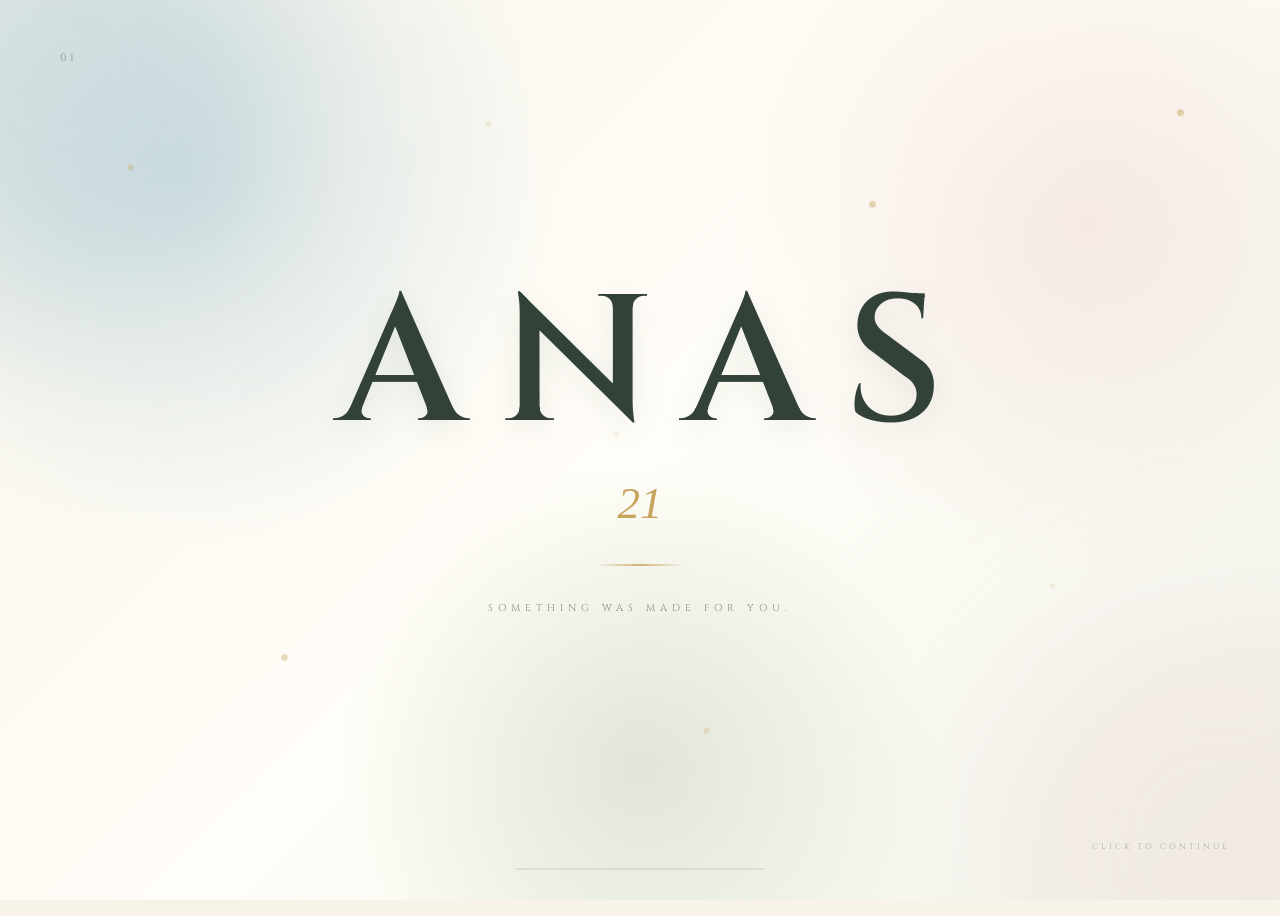
<file: index.html>
<!DOCTYPE html>
<html lang="en">
<head>
    <meta charset="UTF-8">
    <meta name="viewport" content="width=device-width, initial-scale=1.0">

    <meta http-equiv="refresh" content="0; url=html/intro.html">

    <title>Anas Birthday</title>
</head>
<body>
</body>
</html>
</file>
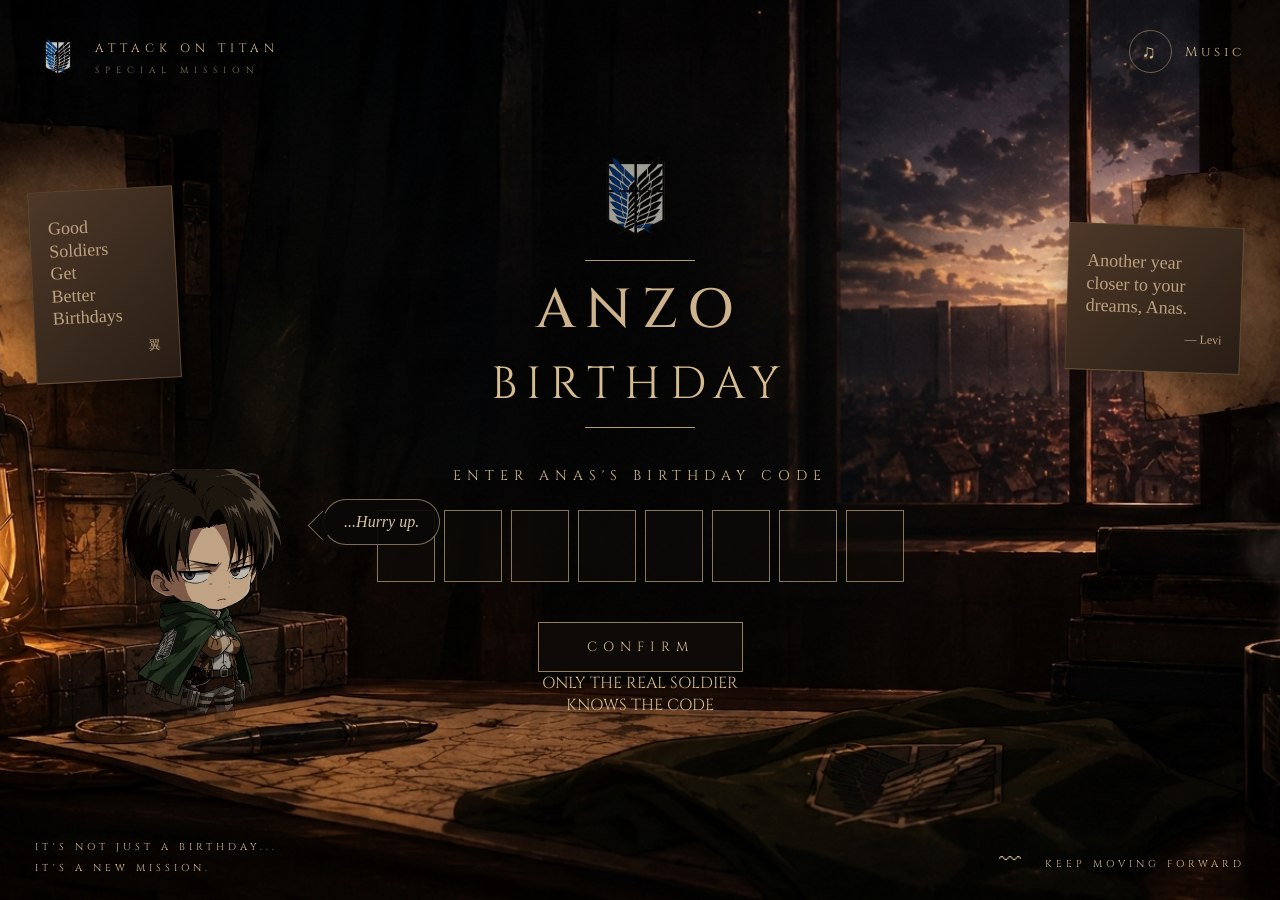
<file: html/index.html>
<!DOCTYPE html>
<html lang="en">

<head>
    <meta charset="UTF-8">
    <meta name="viewport" content="width=device-width, initial-scale=1.0">

    <title>Classified Birthday File</title>

    <link rel="stylesheet" href="../css/style.css">

    <link rel="preconnect" href="https://fonts.googleapis.com">
    <link rel="preconnect" href="https://fonts.gstatic.com" crossorigin>

    <link href="https://fonts.googleapis.com/css2?family=Cinzel:wght@400;500;600;700&family=IM+Fell+English:ital@0;1&display=swap"
        rel="stylesheet">
</head>

<body>

    <!-- ================= OPENING ================= -->

    <main class="opening" id="opening">

        <!-- TOP LEFT -->

        <div class="mission-label">

            <div class="wing-symbol">
    <img src="../assets/logo.png" alt="Logo">
</div>

            <div>
                <span>ATTACK ON TITAN</span>
                <small>SPECIAL MISSION</small>
            </div>

        </div>


        <!-- MUSIC -->

        <button class="music-button" id="musicButton">

            <span>♫</span>

            <label>Music</label>

        </button>


        <!-- MAIN CONTENT -->

        <section class="mission-content">

            <div class="wings">
<div class="shield">
    <img src="../assets/logo.png" alt="Logo">
</div>

            </div>


            <div class="title-line"></div>


            <h1>ANZO</h1>

            <h2>BIRTHDAY</h2>


            <div class="title-line"></div>


            <p class="instruction">
                ENTER ANAS'S BIRTHDAY CODE
            </p>


            <!-- CODE -->

            <div class="code-container" id="codeContainer">

                <input
                    type="text"
                    maxlength="1"
                    class="code-box"
                    inputmode="numeric"
                    autocomplete="off"
                >

                <input
                    type="text"
                    maxlength="1"
                    class="code-box"
                    inputmode="numeric"
                    autocomplete="off"
                >

                <input
                    type="text"
                    maxlength="1"
                    class="code-box"
                    inputmode="numeric"
                    autocomplete="off"
                >

                <input
                    type="text"
                    maxlength="1"
                    class="code-box"
                    inputmode="numeric"
                    autocomplete="off"
                >

                <input
                    type="text"
                    maxlength="1"
                    class="code-box"
                    inputmode="numeric"
                    autocomplete="off"
                >

                <input
                    type="text"
                    maxlength="1"
                    class="code-box"
                    inputmode="numeric"
                    autocomplete="off"
                >

                <input
                    type="text"
                    maxlength="1"
                    class="code-box"
                    inputmode="numeric"
                    autocomplete="off"
                >

                <input
                    type="text"
                    maxlength="1"
                    class="code-box"
                    inputmode="numeric"
                    autocomplete="off"
                >

            </div>


            <button class="confirm-button" id="confirmButton">
                CONFIRM
            </button>


            <!-- WRONG -->

            <div class="wrong-message" id="wrongMessage">

                <strong>OY! OY! OY!</strong>

                <span>WRONG CODE, SOLDIER.</span>

                <small>TRY AGAIN.</small>

            </div>


            <!-- SUCCESS -->

            <div class="success-message" id="successMessage">

                <span>✓</span>

                <strong>ACCESS GRANTED</strong>

                <small>WELCOME, SOLDIER ANAS.</small>

            </div>


            
            


            <p class="soldier-text">

                ONLY THE REAL SOLDIER<br>

                KNOWS THE CODE

            </p>

        </section>


        <!-- ================= LEVI ================= -->

        <div class="levi-area" id="leviArea">

            <div class="levi-wrapper">

                <img
                    src="../assets/levi.png"
                    alt="Levi"
                    class="levi-image"
                >

                <div class="levi-caption">
                    ...Hurry up.
                </div>

            </div>

        </div>


        <!-- ================= LEFT PAPER ================= -->

        <div class="paper-note left-note">

            <p>

                Good<br>
                Soldiers<br>
                Get<br>
                Better<br>
                Birthdays

            </p>

            <span>翼</span>

        </div>


        <!-- ================= RIGHT PAPER ================= -->

        <div class="paper-note right-note">

            <p>

                Another year<br>
                closer to your<br>
                dreams, Anas.

            </p>

            <span>— Levi</span>

        </div>


        <!-- ================= BOTTOM ================= -->

        <div class="bottom-left">

            <span>
                IT'S NOT JUST A BIRTHDAY...
            </span>

            <span>
                IT'S A NEW MISSION.
            </span>

        </div>


        <div class="bottom-right">

            <span class="heartbeat">
                〰
            </span>

            KEEP MOVING FORWARD

        </div>

    </main>


    <!-- ================= BIRTHDAY PAGE ================= -->


<section class="birthday-page" id="birthdayPage">

    <!-- BACKGROUND DECORATIONS -->

    <div class="party-decoration decor-1">✦</div>
    <div class="party-decoration decor-2">★</div>
    <div class="party-decoration decor-3">✧</div>
    <div class="party-decoration decor-4">✦</div>
    <div class="party-decoration decor-5">★</div>

    <div class="balloon balloon-1"></div>
    <div class="balloon balloon-2"></div>
    <div class="balloon balloon-3"></div>
    <div class="balloon balloon-4"></div>
    <div class="balloon balloon-5"></div>

    <div class="ribbon ribbon-left"></div>
    <div class="ribbon ribbon-right"></div>


    <!-- TOP LABEL -->

    <div class="birthday-top">

        <span class="tiny-wing">翼</span>

        <span>
            SPECIAL BIRTHDAY MISSION
        </span>

        <span class="tiny-wing">翼</span>

    </div>


    <!-- MAIN -->

    <div class="birthday-content">


        <div class="mission-complete">

            <span class="line"></span>

            <p>
                MISSION COMPLETE
            </p>

            <span class="line"></span>

        </div>


        <h1>
            HAPPY<br>
            <span>BIRTHDAY</span>
        </h1>


        <h2>
            ANAS
        </h2>


        <!-- AOT BIRTHDAY IMAGE -->

        <div class="birthday-image-wrapper">

            <div class="image-glow"></div>

            <img
                src="../assets/birthday-aot.png"
                alt="Attack on Titan Birthday"
                class="birthday-image">

        </div>


        <!-- MESSAGE -->

        <div class="birthday-message">

            <span class="quote-mark">“</span>

            <p>
                Another year has been added
                to your journey, soldier.
            </p>

            <small>
                Keep moving forward.
            </small>

            <span class="quote-mark quote-right">”</span>

        </div>


        <button 
    class="next-mission-button" 
    onclick="window.location.href='minecraft.html'">

    <span>✦</span>

    BEGIN THE NEXT MISSION

    <span>✦</span>

</button>
    </div>


    <!-- BOTTOM DECORATION -->

    <!-- <div class="birthday-bottom">

        <span>
            ATTACK ON TITAN
        </span>

        <span class="bottom-dot">•</span>

        <span>
            ANAS — 01.10.2005
        </span>

        <span class="bottom-dot">•</span>

        <span>
            KEEP MOVING FORWARD
        </span>

    </div> -->

</section>
    <script src="../js/script.js"></script>

</body>

</html>
</file>
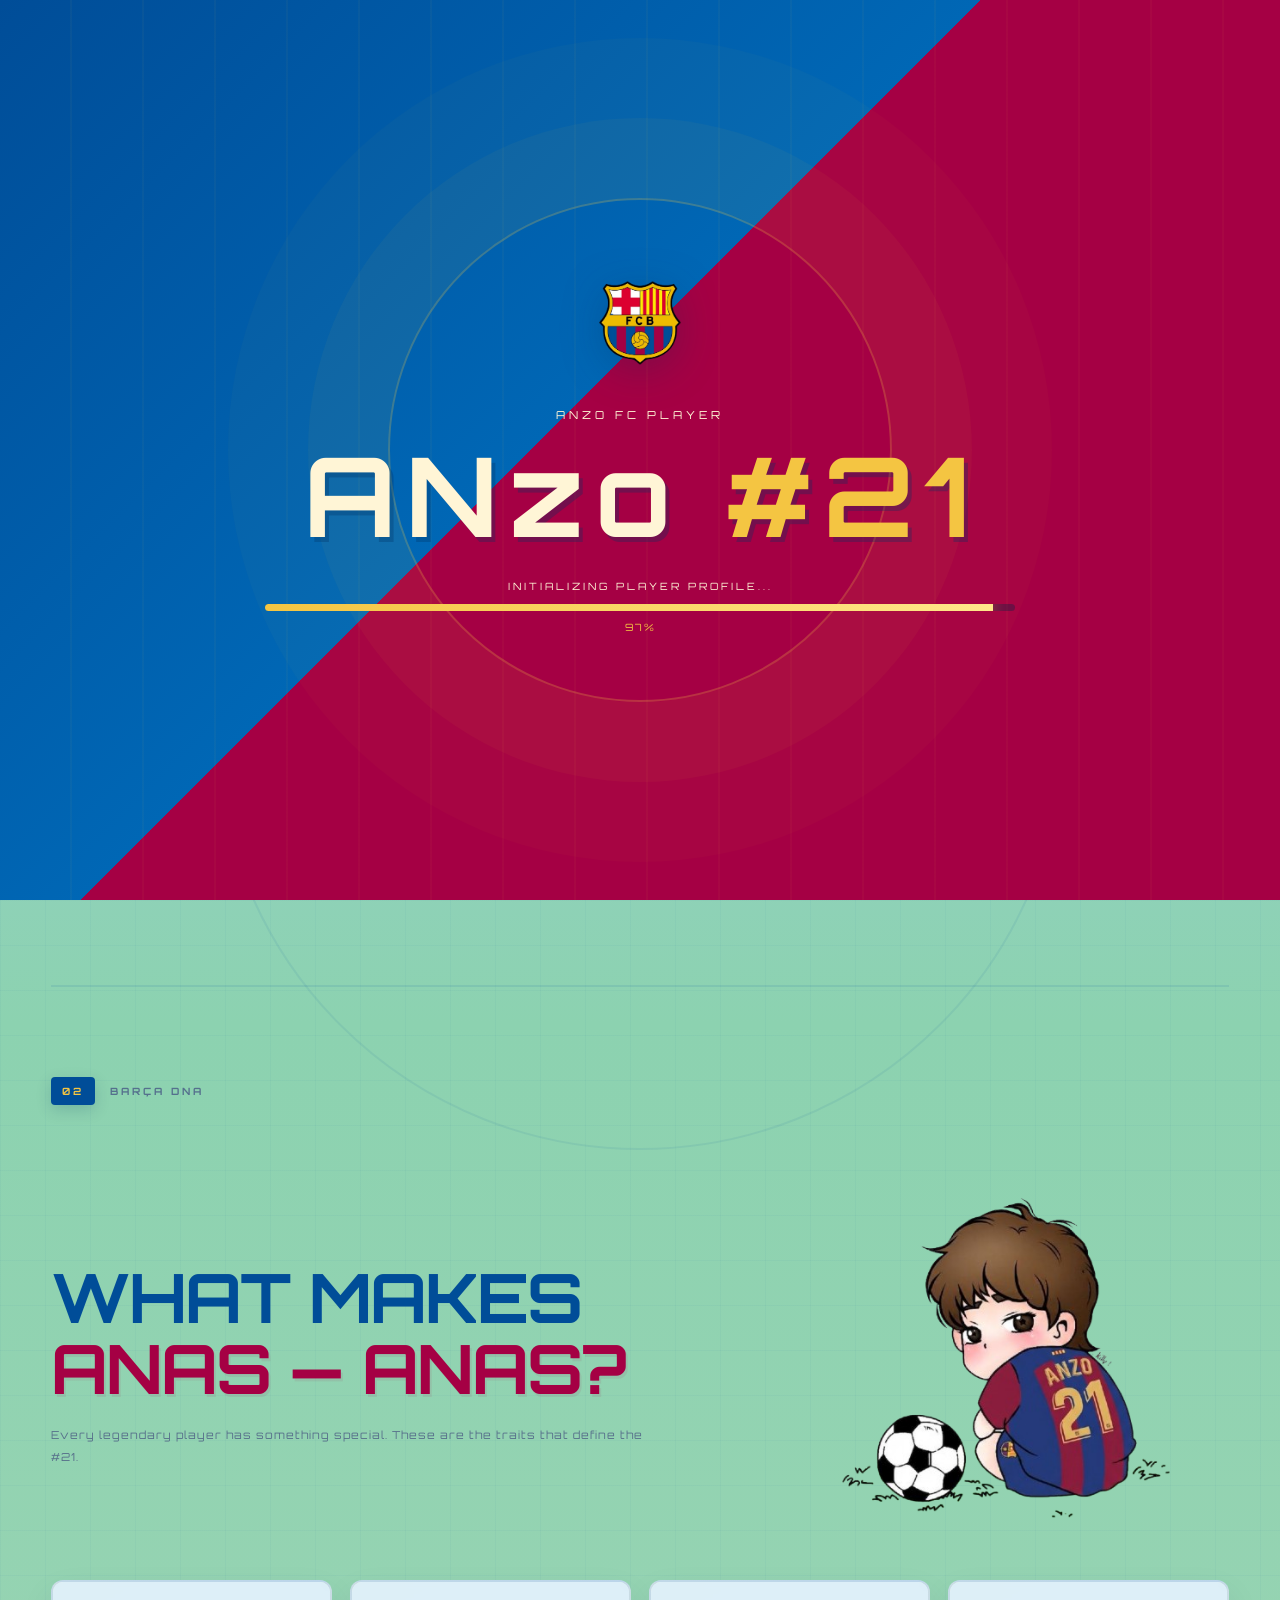
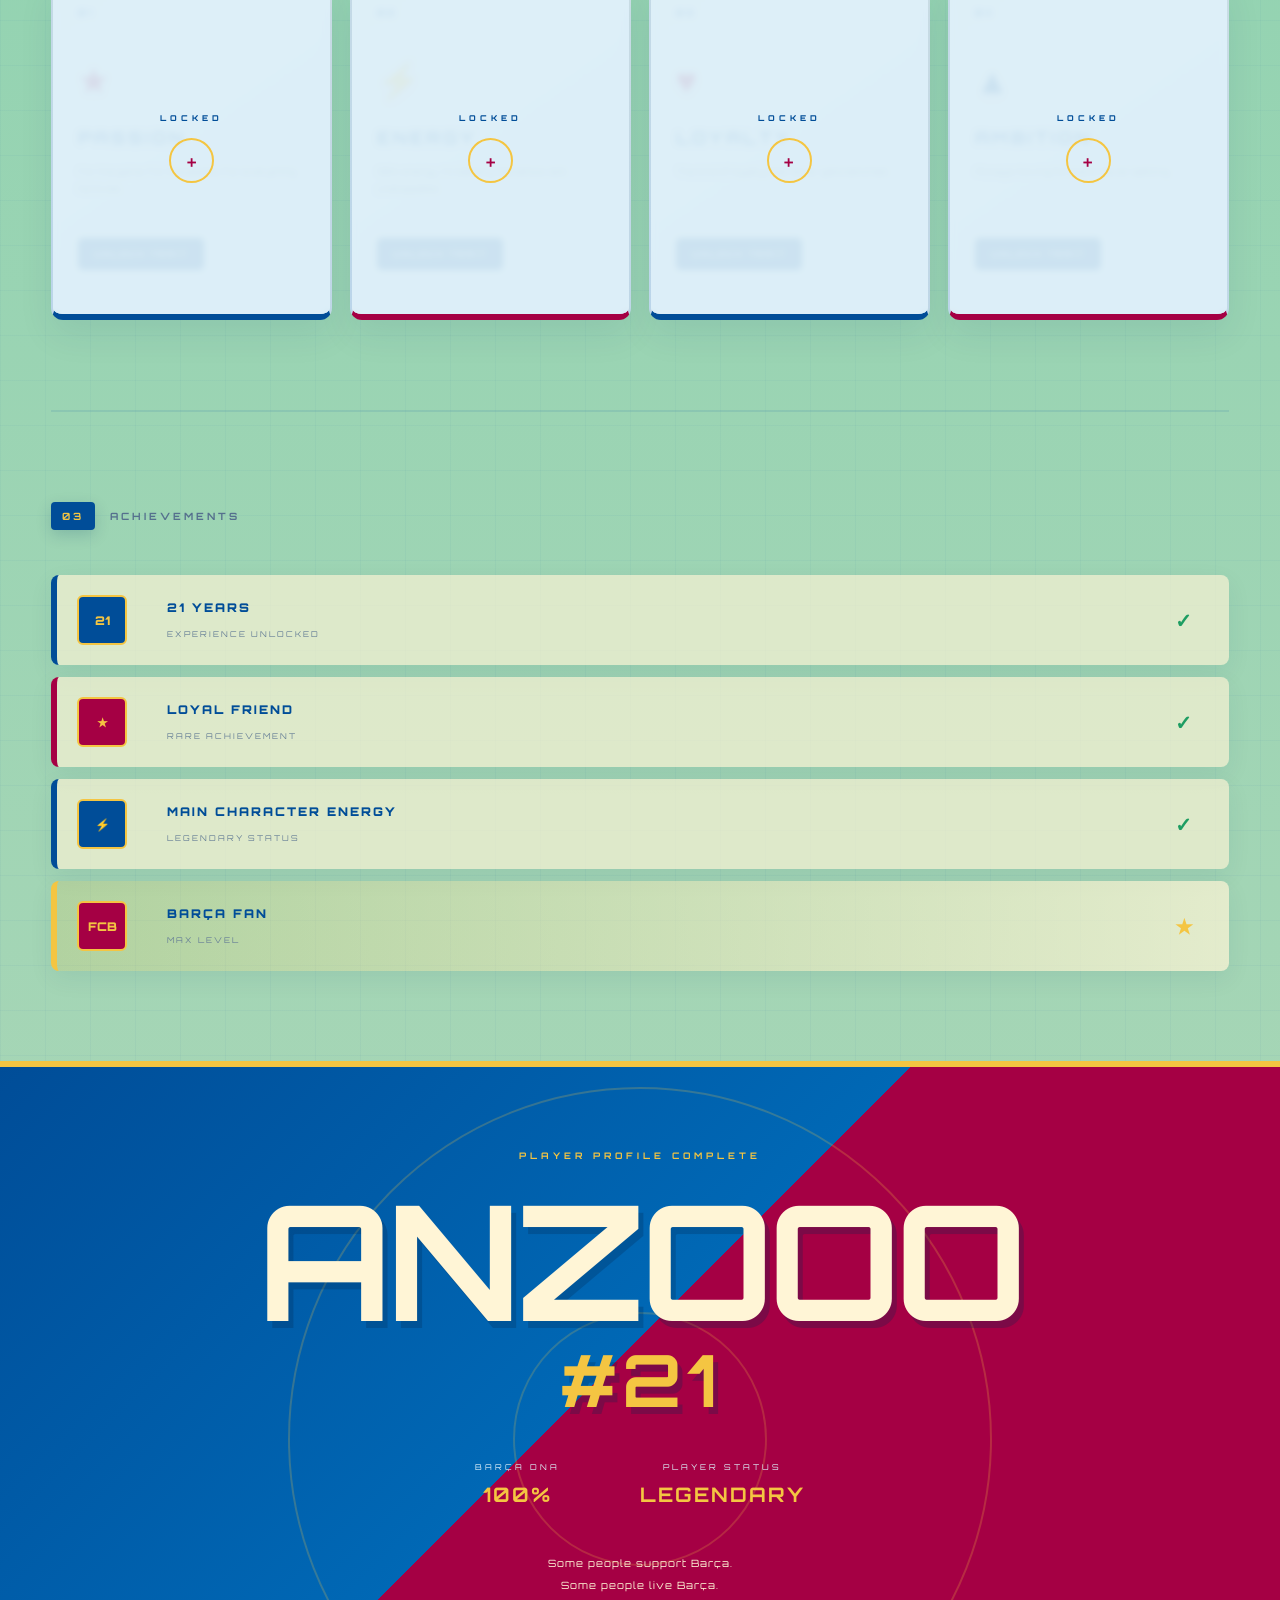
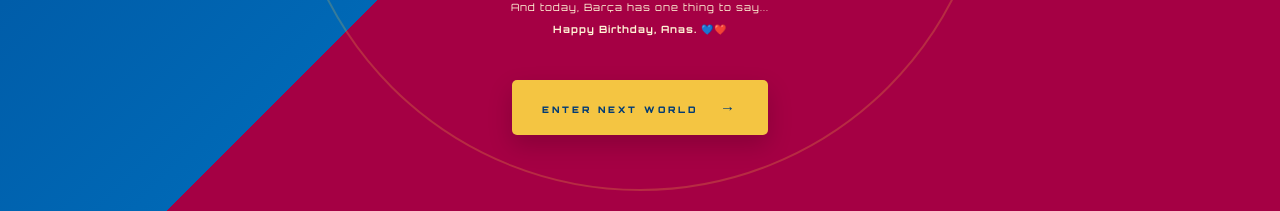
<file: html/anime.html>
<!DOCTYPE html>
<html lang="en">
<head>
    <meta charset="UTF-8">
    <meta name="viewport" content="width=device-width, initial-scale=1.0">

    <title>ANAS #21 | Barça Player Experience</title>

    <link rel="stylesheet" href="../css/anime.css">

    <link rel="preconnect" href="https://fonts.googleapis.com">
    <link rel="preconnect" href="https://fonts.gstatic.com" crossorigin>
    <link href="https://fonts.googleapis.com/css2?family=Orbitron:wght@400;500;600;700;800;900&display=swap" rel="stylesheet">
</head>

<body>


    

   
    <!-- ================= INTRO ================= -->

    <div class="barca-intro" id="barcaIntro">

        <div class="intro-lines"></div>

        <div class="intro-content">

            <div class="fcb-mark">
    <img src="../assets/logo-fcb.png" alt="FC Barcelona Logo">
</div>
            <div class="intro-small">
                ANZO FC PLAYER
            </div>

            <h1>ANzo <span>#21</span></h1>

            <div class="loading-text">
                INITIALIZING PLAYER PROFILE...
            </div>

            <div class="loading-bar">
                <div class="loading-progress" id="loadingProgress"></div>
            </div>

            <div class="loading-percent" id="loadingPercent">
                0%
            </div>

        </div>

    </div>


    <!-- ================= MAIN PAGE ================= -->

    <main class="barca-page" id="barcaPage">

        <!-- Background effects -->
        <div class="stadium-glow"></div>
        <div class="scanlines"></div>
        <div class="grid"></div>


        <!-- ================= HEADER ================= -->

        <header class="top-header">

            <div class="header-left">

                <div class="mini-badge">
            <img src="../assets/logo-fcb.png" alt="FC Barcelona Logo">
                </div>

                <div>
                    <span class="header-title">
                        ANZO 21
                    </span>

                    <span class="header-subtitle">
                        FC BARCELONA // SPECIAL EDITION
                    </span>
                </div>

            </div>

            <div class="header-right">
                <span class="status-dot"></span>
                ONLINE
            </div>

        </header>


        <!-- ================= PLAYER PROFILE ================= -->

        <section class="player-section">

            <div class="section-label">
                <span>01</span>
                PLAYER PROFILE
            </div>


            <div class="player-card">

                <div class="card-top">

                    <div class="player-number">
                        21
                    </div>

                    <div class="player-position">
                        LEGEND
                    </div>

                </div>


                <div class="player-image-area">

                    <div class="image-frame">

                        <div class="corner corner-tl"></div>
                        <div class="corner corner-tr"></div>
                        <div class="corner corner-bl"></div>
                        <div class="corner corner-br"></div>

                        <img
                            src="../assets/anas.png"
                            alt="Anas"
                        >

                        <div class="image-overlay"></div>

                    </div>

                </div>


                <div class="player-info">

                    <div class="player-name">
                        ANAS
                    </div>

                    <div class="player-tag">
                        THE #21 EXPERIENCE
                    </div>


                    <div class="overall-box">

                        <span class="overall-number">
                            92
                        </span>

                        <span class="overall-label">
                            OVR
                        </span>

                    </div>

                </div>


                <div class="club-line">
                    <span>FC BARCELONA</span>
                    <span>1899</span>
                </div>

            </div>


            <!-- PLAYER STATS -->

            <div class="stats-panel">

                <div class="stats-title">
                    PLAYER ATTRIBUTES
                </div>


                <div class="stat">

                    <div class="stat-head">
                        <span>PAC</span>
                        <span>94</span>
                    </div>

                    <div class="stat-bar">
                        <div class="stat-fill" data-value="94"></div>
                    </div>

                </div>


                <div class="stat">

                    <div class="stat-head">
                        <span>PAS</span>
                        <span>91</span>
                    </div>

                    <div class="stat-bar">
                        <div class="stat-fill" data-value="91"></div>
                    </div>

                </div>


                <div class="stat">

                    <div class="stat-head">
                        <span>ENG</span>
                        <span>98</span>
                    </div>

                    <div class="stat-bar">
                        <div class="stat-fill" data-value="98"></div>
                    </div>

                </div>


                <div class="stat">

                    <div class="stat-head">
                        <span>DRI</span>
                        <span>93</span>
                    </div>

                    <div class="stat-bar">
                        <div class="stat-fill" data-value="93"></div>
                    </div>

                </div>


                <div class="stat">

                    <div class="stat-head">
                        <span>LOY</span>
                        <span>97</span>
                    </div>

                    <div class="stat-bar">
                        <div class="stat-fill" data-value="97"></div>
                    </div>

                </div>

            </div>

        </section>


        <!-- ================= BARÇA DNA ================= -->

        <section class="dna-section">

    <div class="section-label">
        <span>02</span>
        BARÇA DNA
    </div>

    <div class="dna-intro">

        <div class="dna-text">
            <h2>
                WHAT MAKES
                <strong>ANAS — ANAS?</strong>
            </h2>

            <p class="dna-description">
                Every legendary player has something special.
                These are the traits that define the #21.
            </p>
        </div>

        <div class="image">
            <img src="../assets/brc.png" alt="Anas">
        </div>

    </div>

    <div class="dna-grid">


                <!-- PASSION -->

                <div class="dna-card" data-trait="PASSION">

                    <div class="locked-layer">
                        <span>LOCKED</span>
                        <div class="lock-icon">+</div>
                    </div>

                    <div class="trait-number">
                        01
                    </div>

                    <div class="trait-icon">
                        ★
                    </div>

                    <h3>
                        PASSION
                    </h3>

                    <p>
                        For the game.
                        For the people.
                        For everything he loves.
                    </p>

                    <button class="unlock-button">
                        UNLOCK TRAIT
                    </button>

                </div>


                <!-- ENERGY -->

                <div class="dna-card" data-trait="ENERGY">

                    <div class="locked-layer">
                        <span>LOCKED</span>
                        <div class="lock-icon">+</div>
                    </div>

                    <div class="trait-number">
                        02
                    </div>

                    <div class="trait-icon">
                        ⚡
                    </div>

                    <h3>
                        ENERGY
                    </h3>

                    <p>
                        99% energy.
                        1% battery.
                        Somehow still unstoppable.
                    </p>

                    <button class="unlock-button">
                        UNLOCK TRAIT
                    </button>

                </div>


                <!-- LOYALTY -->

                <div class="dna-card" data-trait="LOYALTY">

                    <div class="locked-layer">
                        <span>LOCKED</span>
                        <div class="lock-icon">+</div>
                    </div>

                    <div class="trait-number">
                        03
                    </div>

                    <div class="trait-icon">
                        ♥
                    </div>

                    <h3>
                        LOYALTY
                    </h3>

                    <p>
                        The kind of loyalty
                        that never gets benched.
                    </p>

                    <button class="unlock-button">
                        UNLOCK TRAIT
                    </button>

                </div>


                <!-- AMBITION -->

                <div class="dna-card" data-trait="AMBITION">

                    <div class="locked-layer">
                        <span>LOCKED</span>
                        <div class="lock-icon">+</div>
                    </div>

                    <div class="trait-number">
                        04
                    </div>

                    <div class="trait-icon">
                        ▲
                    </div>

                    <h3>
                        AMBITION
                    </h3>

                    <p>
                        Always moving forward.
                        Never settling.
                    </p>

                    <button class="unlock-button">
                        UNLOCK TRAIT
                    </button>

                </div>

            </div>

        </section>


        <!-- ================= ACHIEVEMENTS ================= -->

        <section class="achievement-section">

            <div class="section-label">
                <span>03</span>
                ACHIEVEMENTS
            </div>

            <div class="achievement-list">

                <div class="achievement">
                    <div class="achievement-icon">
                        21
                    </div>

                    <div>
                        <h3>
                            21 YEARS
                        </h3>

                        <span>
                            EXPERIENCE UNLOCKED
                        </span>
                    </div>

                    <strong>
                        ✓
                    </strong>
                </div>


                <div class="achievement">
                    <div class="achievement-icon">
                        ★
                    </div>

                    <div>
                        <h3>
                            LOYAL FRIEND
                        </h3>

                        <span>
                            RARE ACHIEVEMENT
                        </span>
                    </div>

                    <strong>
                        ✓
                    </strong>
                </div>


                <div class="achievement">
                    <div class="achievement-icon">
                        ⚡
                    </div>

                    <div>
                        <h3>
                            MAIN CHARACTER ENERGY
                        </h3>

                        <span>
                            LEGENDARY STATUS
                        </span>
                    </div>

                    <strong>
                        ✓
                    </strong>
                </div>


                <div class="achievement special-achievement">

                    <div class="achievement-icon">
                        FCB
                    </div>

                    <div>
                        <h3>
                            BARÇA FAN
                        </h3>

                        <span>
                            MAX LEVEL
                        </span>
                    </div>

                    <strong>
                        ★
                    </strong>

                </div>

            </div>

        </section>


        <!-- ================= FINAL PROFILE ================= -->

        <section class="final-player">

            <div class="final-lines"></div>

            <div class="final-content">

                <span class="final-small">
                    PLAYER PROFILE COMPLETE
                </span>

                <h2>
                    ANZOOO
                    <span>#21</span>
                </h2>

                <div class="final-status">

                    <div>
                        <span>BARÇA DNA</span>
                        <strong>100%</strong>
                    </div>

                    <div>
                        <span>PLAYER STATUS</span>
                        <strong>LEGENDARY</strong>
                    </div>

                </div>

                <p class="final-subtitle">
    Some people support Barça.<br>
    Some people live Barça.<br>
    <span>And today, Barça has one thing to say...</span><br>
    <strong>Happy Birthday, Anas. 💙❤️</strong>
</p>

                <button
                    class="next-button"
                    id="nextButton"
                >
                    ENTER NEXT WORLD
                    <span>→</span>
                </button>

            </div>

        </section>

    </main>


    <!-- ================= UNLOCK POPUP ================= -->

    <div
        class="unlock-overlay"
        id="unlockOverlay"
    >

        <div class="unlock-popup">

            <div class="popup-line"></div>

            <span class="popup-small">
                TRAIT UNLOCKED
            </span>

            <div
                class="popup-icon"
                id="popupIcon"
            >
                ★
            </div>

            <h2 id="popupTitle">
                PASSION
            </h2>

            <p id="popupText">
                BARÇA DNA DETECTED.
            </p>

            <button id="closePopup">
                CONTINUE
            </button>

        </div>

    </div>


    <script src="../js/anime.js"></script>

</body>
</html>
</file>
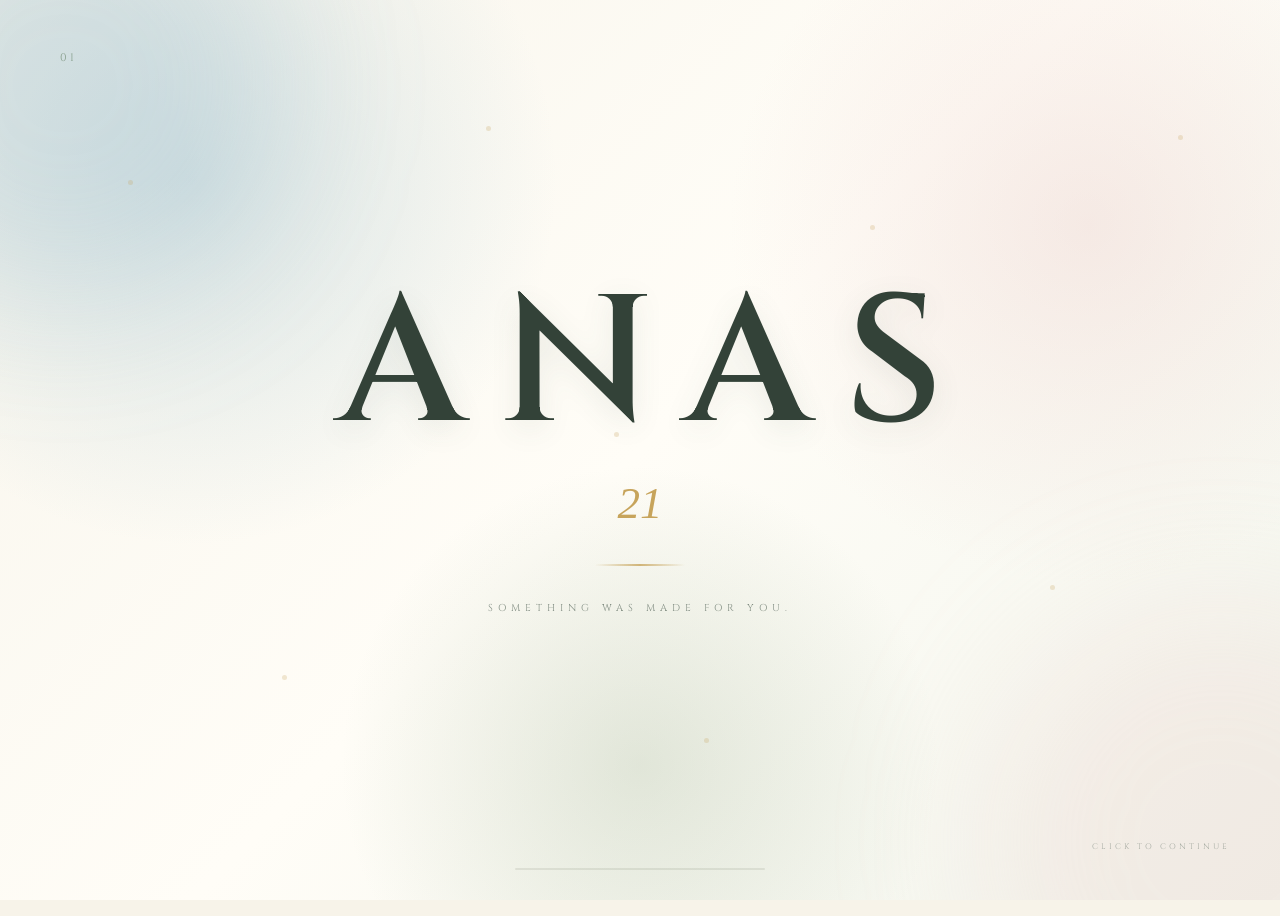
<file: html/intro.html>
<!DOCTYPE html>
<html lang="en">
<head>
    <meta charset="UTF-8">
    <meta name="viewport" content="width=device-width, initial-scale=1.0">

    <title>For Anas</title>

    <link rel="preconnect" href="https://fonts.googleapis.com">
    <link rel="preconnect" href="https://fonts.gstatic.com" crossorigin>

    <link href="https://fonts.googleapis.com/css2?family=Cinzel:wght@400;500;600;700&family=IM+Fell+English:ital@0;1&display=swap" rel="stylesheet">

    <link rel="stylesheet" href="../css/intro.css">
</head>

<body>

    <!-- Background -->
    <div class="background">
        <div class="glow glow-one"></div>
        <div class="glow glow-two"></div>

        <span class="particle p1"></span>
        <span class="particle p2"></span>
        <span class="particle p3"></span>
        <span class="particle p4"></span>
        <span class="particle p5"></span>
        <span class="particle p6"></span>
        <span class="particle p7"></span>
        <span class="particle p8"></span>
    </div>


    <!-- INTRO -->
    <main class="intro">

        <!-- Opening -->
        <section class="scene scene-one active">

            <div class="number">01</div>

            <h1>
                ANAS
            </h1>

            <div class="age">21</div>

            <div class="line"></div>

            <p class="small-text">
                SOMETHING WAS MADE FOR YOU.
            </p>

        </section>


        <!-- Message -->
        <section class="scene scene-two">

            <p class="eyebrow">
                BEFORE WE BEGIN...
            </p>

            <h2>
                I MADE YOU<br>
                <span>SOMETHING.</span>
            </h2>

            <p class="description">
                Not just a birthday page.
            </p>

        </section>


        <!-- Idea -->
        <section class="scene scene-three">

            <div class="quote-mark">“</div>

            <p class="description large">
                I wanted to make you a place
                where everything feels
                a little bit like you.
            </p>

        </section>


        <!-- Everything -->
        <section class="scene scene-four">

            <p class="eyebrow">
                SO...
            </p>

            <p class="description large">
                I collected little pieces
                of the things you love...
            </p>

            <div class="dots">
                <span></span>
                <span></span>
                <span></span>
            </div>

            <p class="description">
                and put them all together
                in one place.
            </p>

        </section>


        <!-- Your world -->
        <section class="scene scene-five">

            <p class="eyebrow">
                FOR A LITTLE WHILE...
            </p>

            <h2 class="world-title">
                THIS ISN'T JUST<br>
                A WEBSITE.
            </h2>

            <div class="line"></div>

            <p class="description">
                It's your world.
            </p>

        </section>


        <!-- Journey -->
        <section class="scene scene-six">

            <p class="description large">
                A place where every step
                takes you somewhere different...
            </p>

            <p class="description">
                somewhere made
                just for you.
            </p>

        </section>


        <!-- Birthday -->
        <section class="scene scene-seven">

            <p class="eyebrow">
                AND THERE'S ONE THING
            </p>

            <p class="description">
                waiting for you
                in every place...
            </p>

            <div class="heart">
                ✦
            </div>

            <p class="description final-small">
                A little reminder
                that today is yours.
            </p>

            <h2 class="birthday-title">
                HAPPY BIRTHDAY,<br>
                <span>ANAS.</span>
            </h2>

        </section>


        <!-- Mystery -->
        <section class="scene scene-eight">

            <div class="mystery-icon">
                ?
            </div>

            <p class="description large">
                You won't know
                what's waiting.
            </p>

            <p class="secret">
                And I'm not telling you. :)
            </p>

            <button id="enterButton">
                <span>ENTER</span>
                <span class="arrow">→</span>
            </button>

        </section>

    </main>


    <!-- Progress -->
    <div class="progress">
        <div class="progress-bar" id="progressBar"></div>
    </div>


    <!-- Skip / Continue hint -->
    <div class="hint" id="hint">
        CLICK TO CONTINUE
    </div>


    <script src="../js/intro.js"></script>

</body>
</html>
</file>
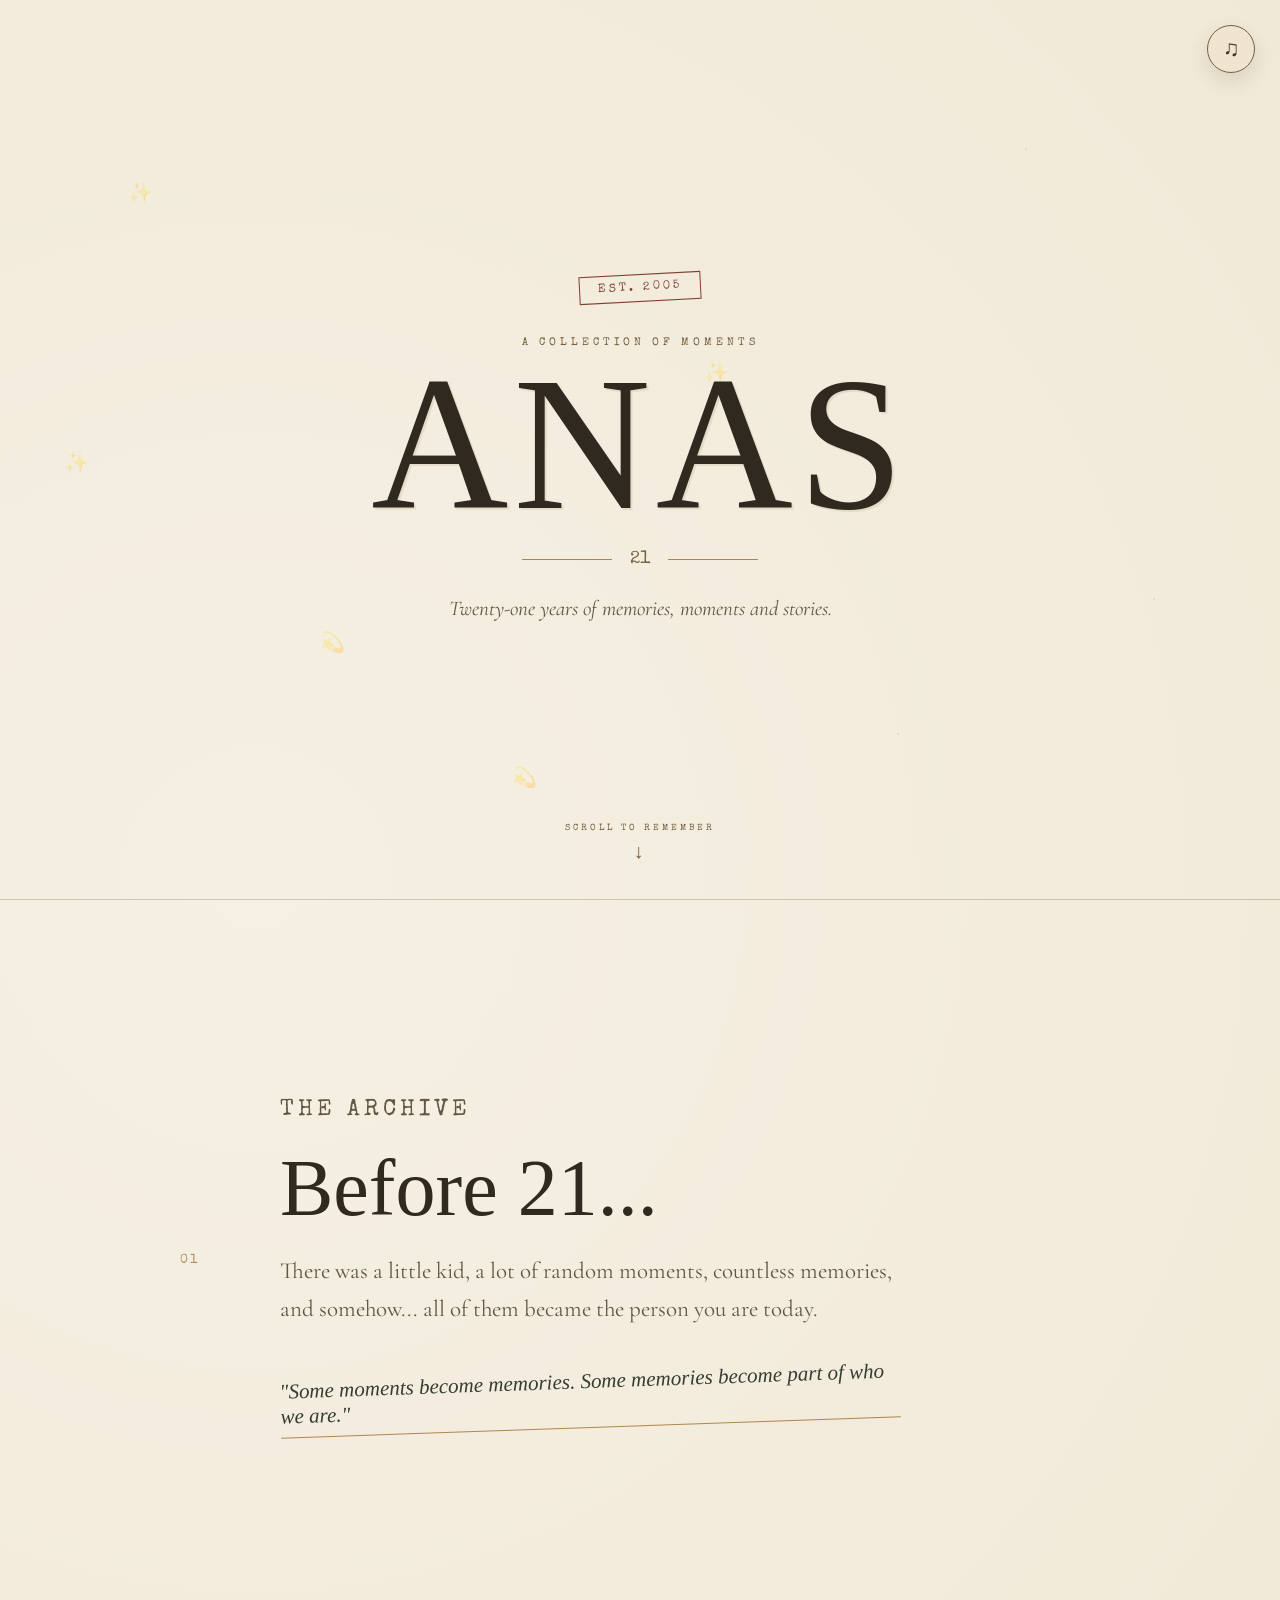
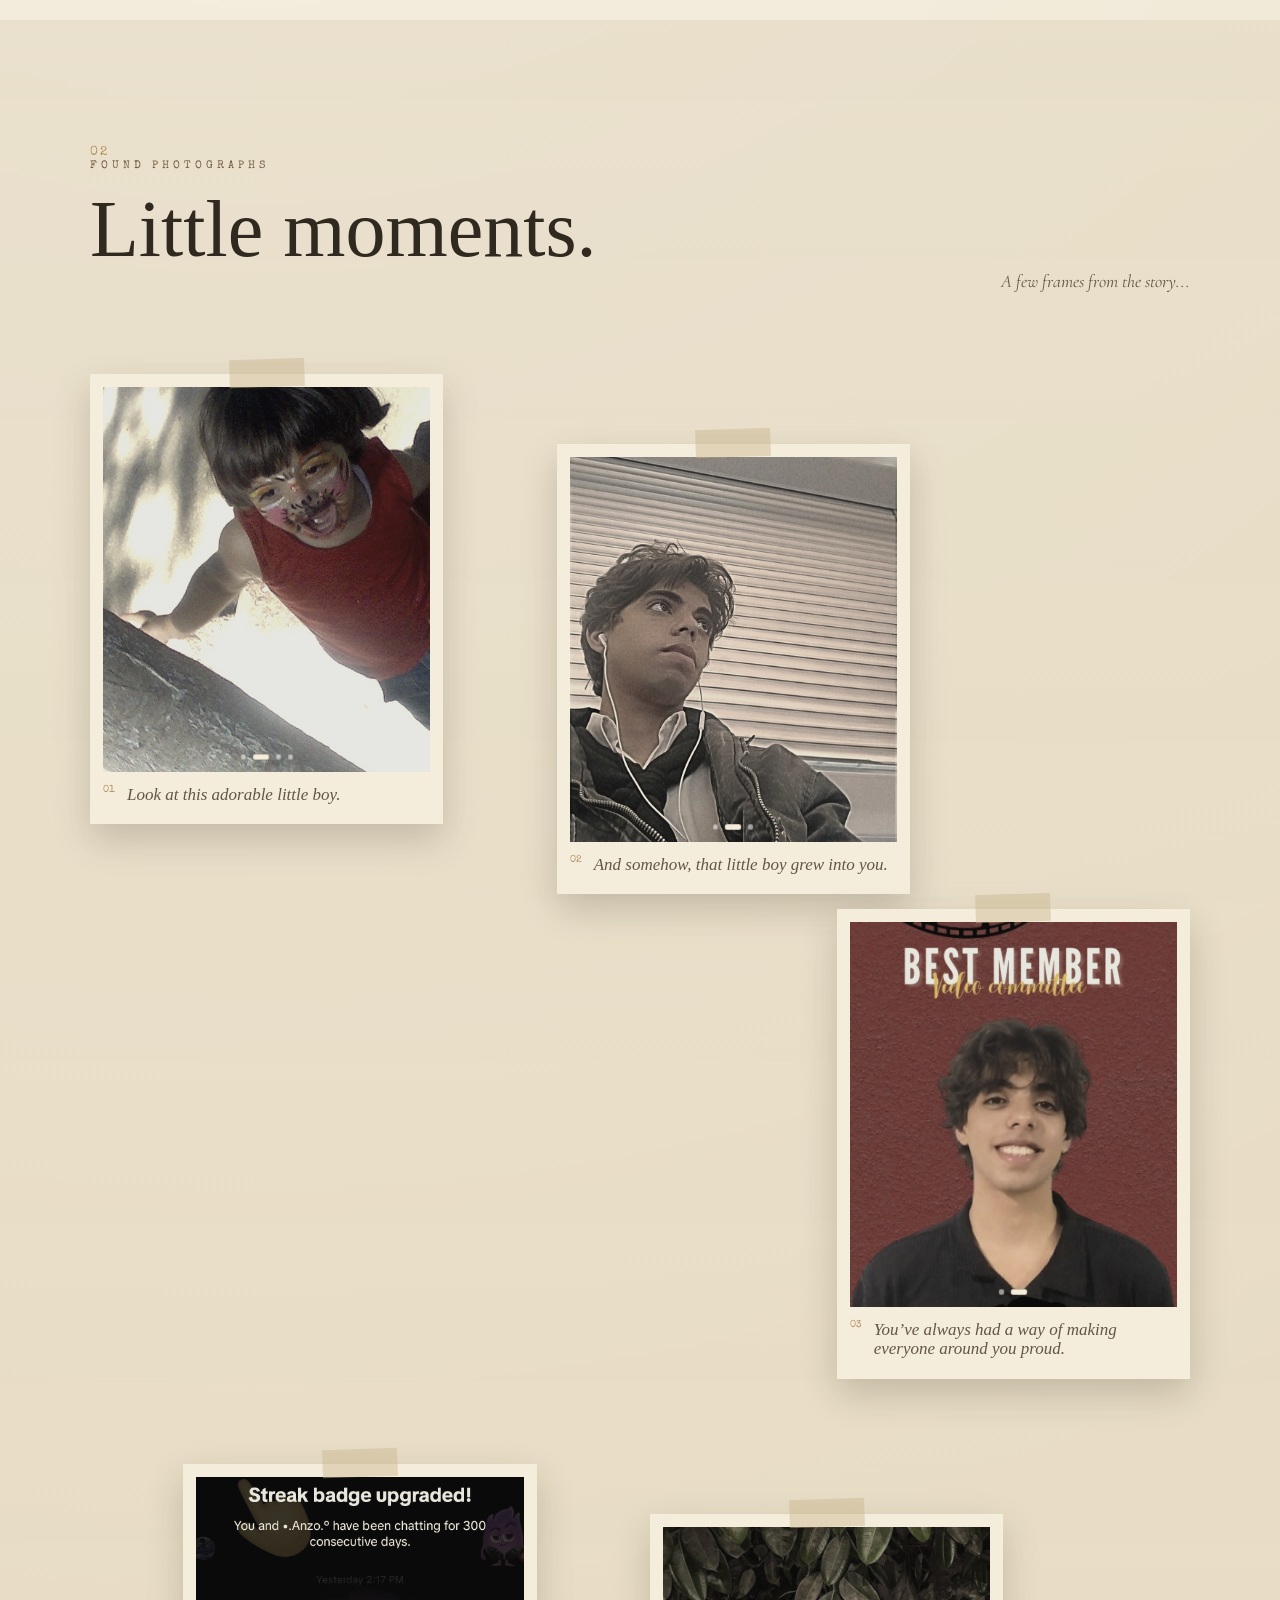
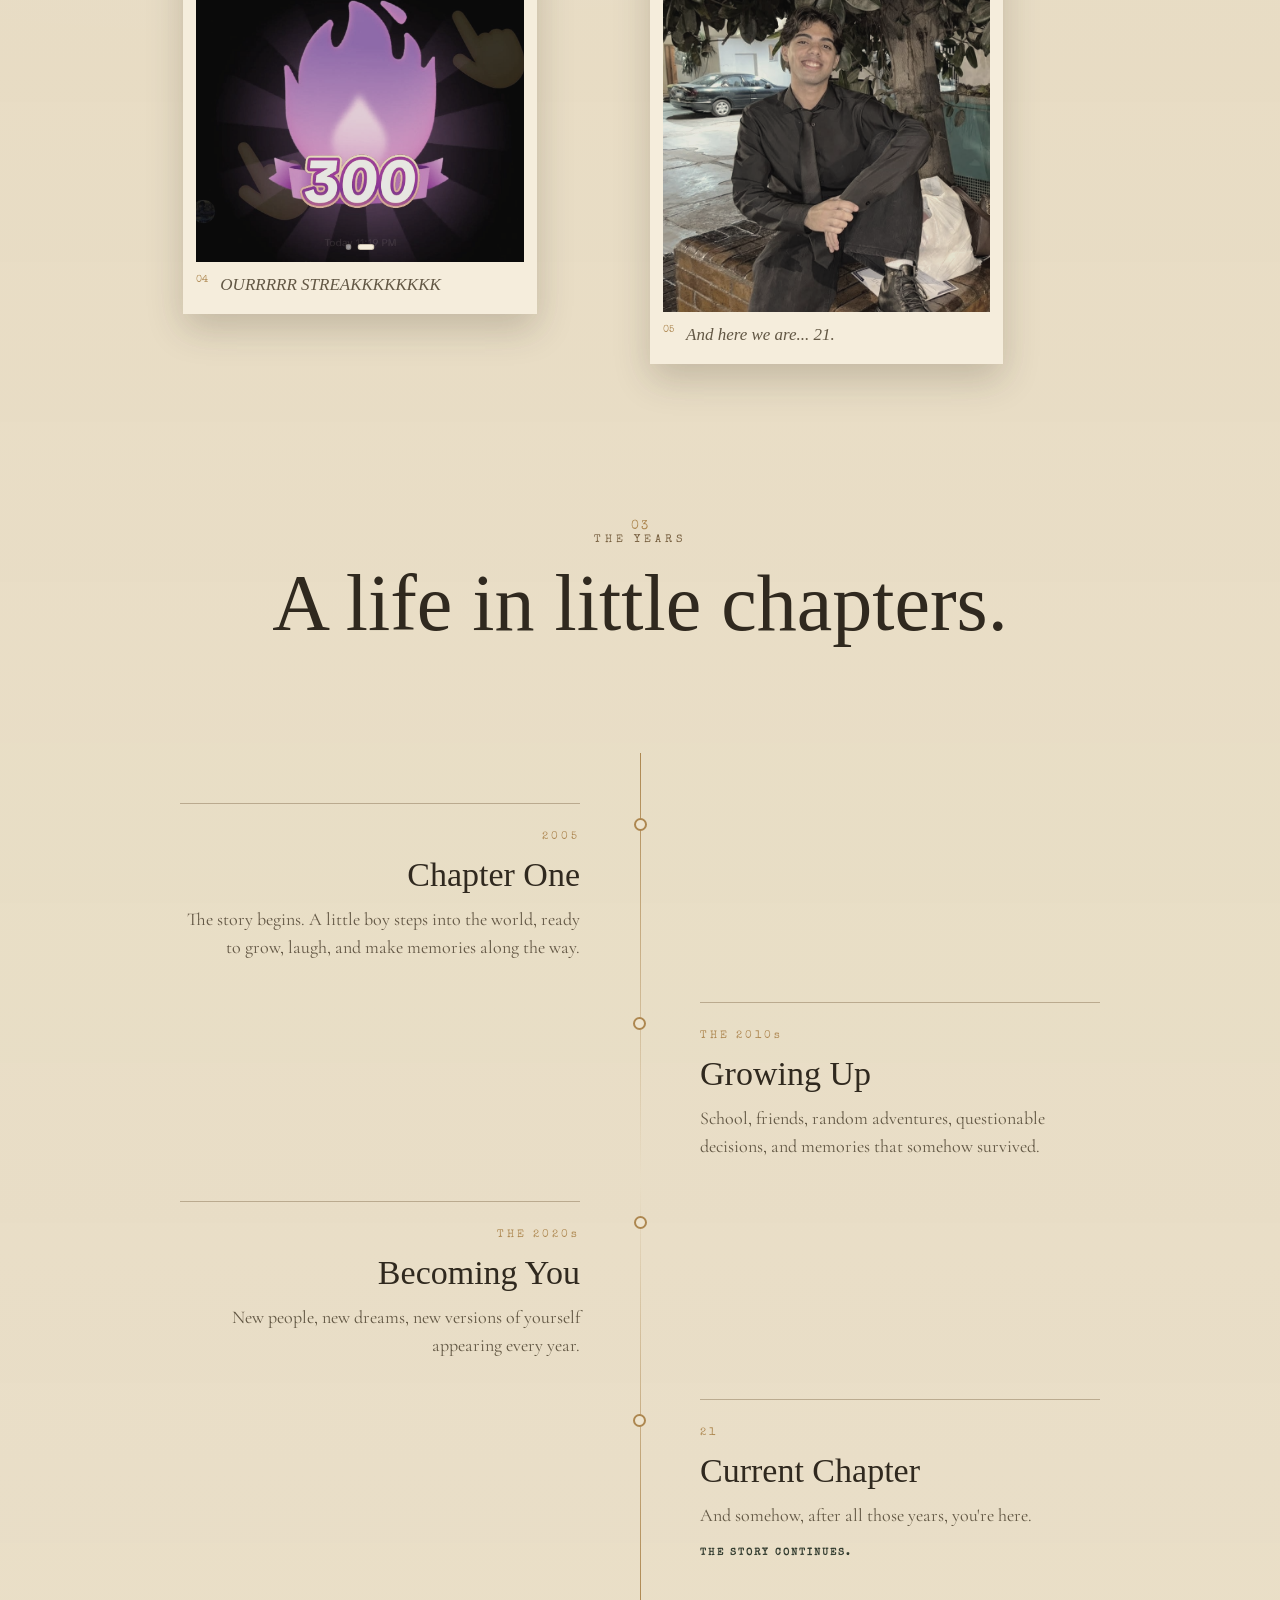
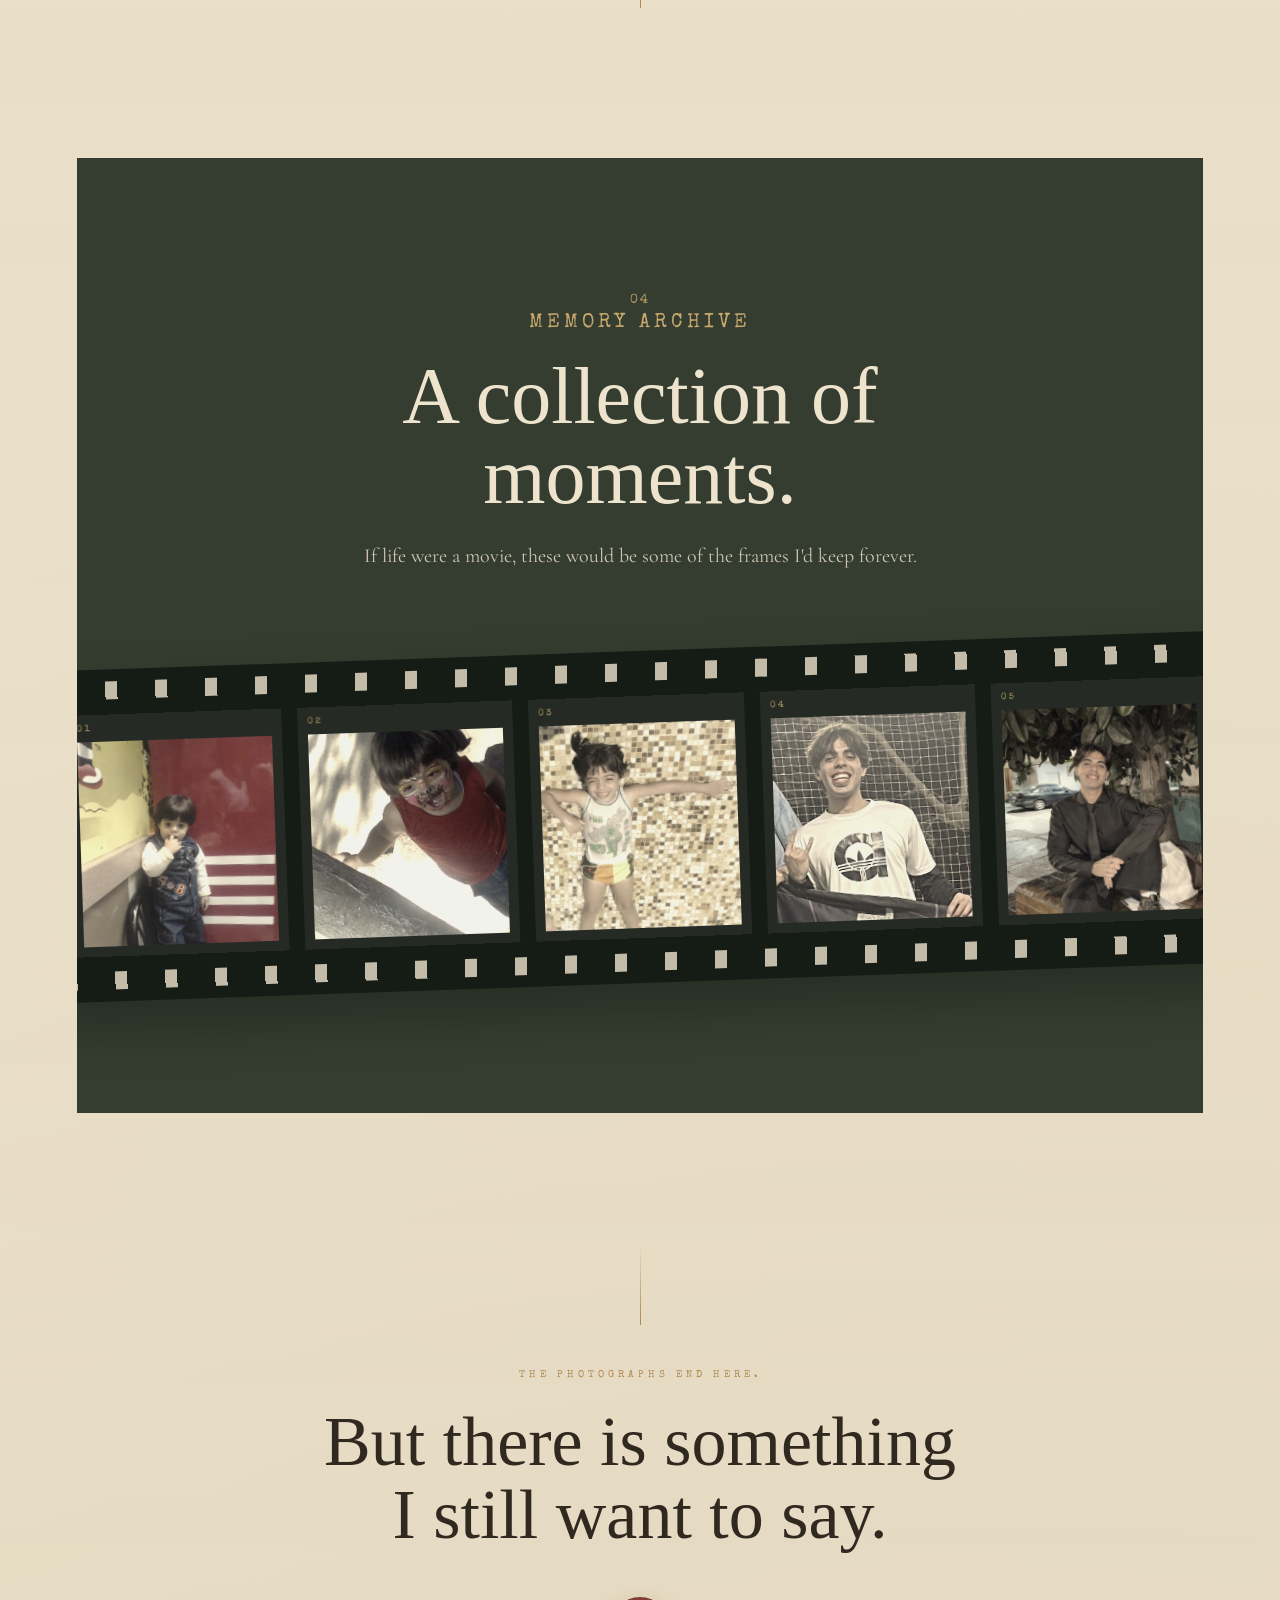
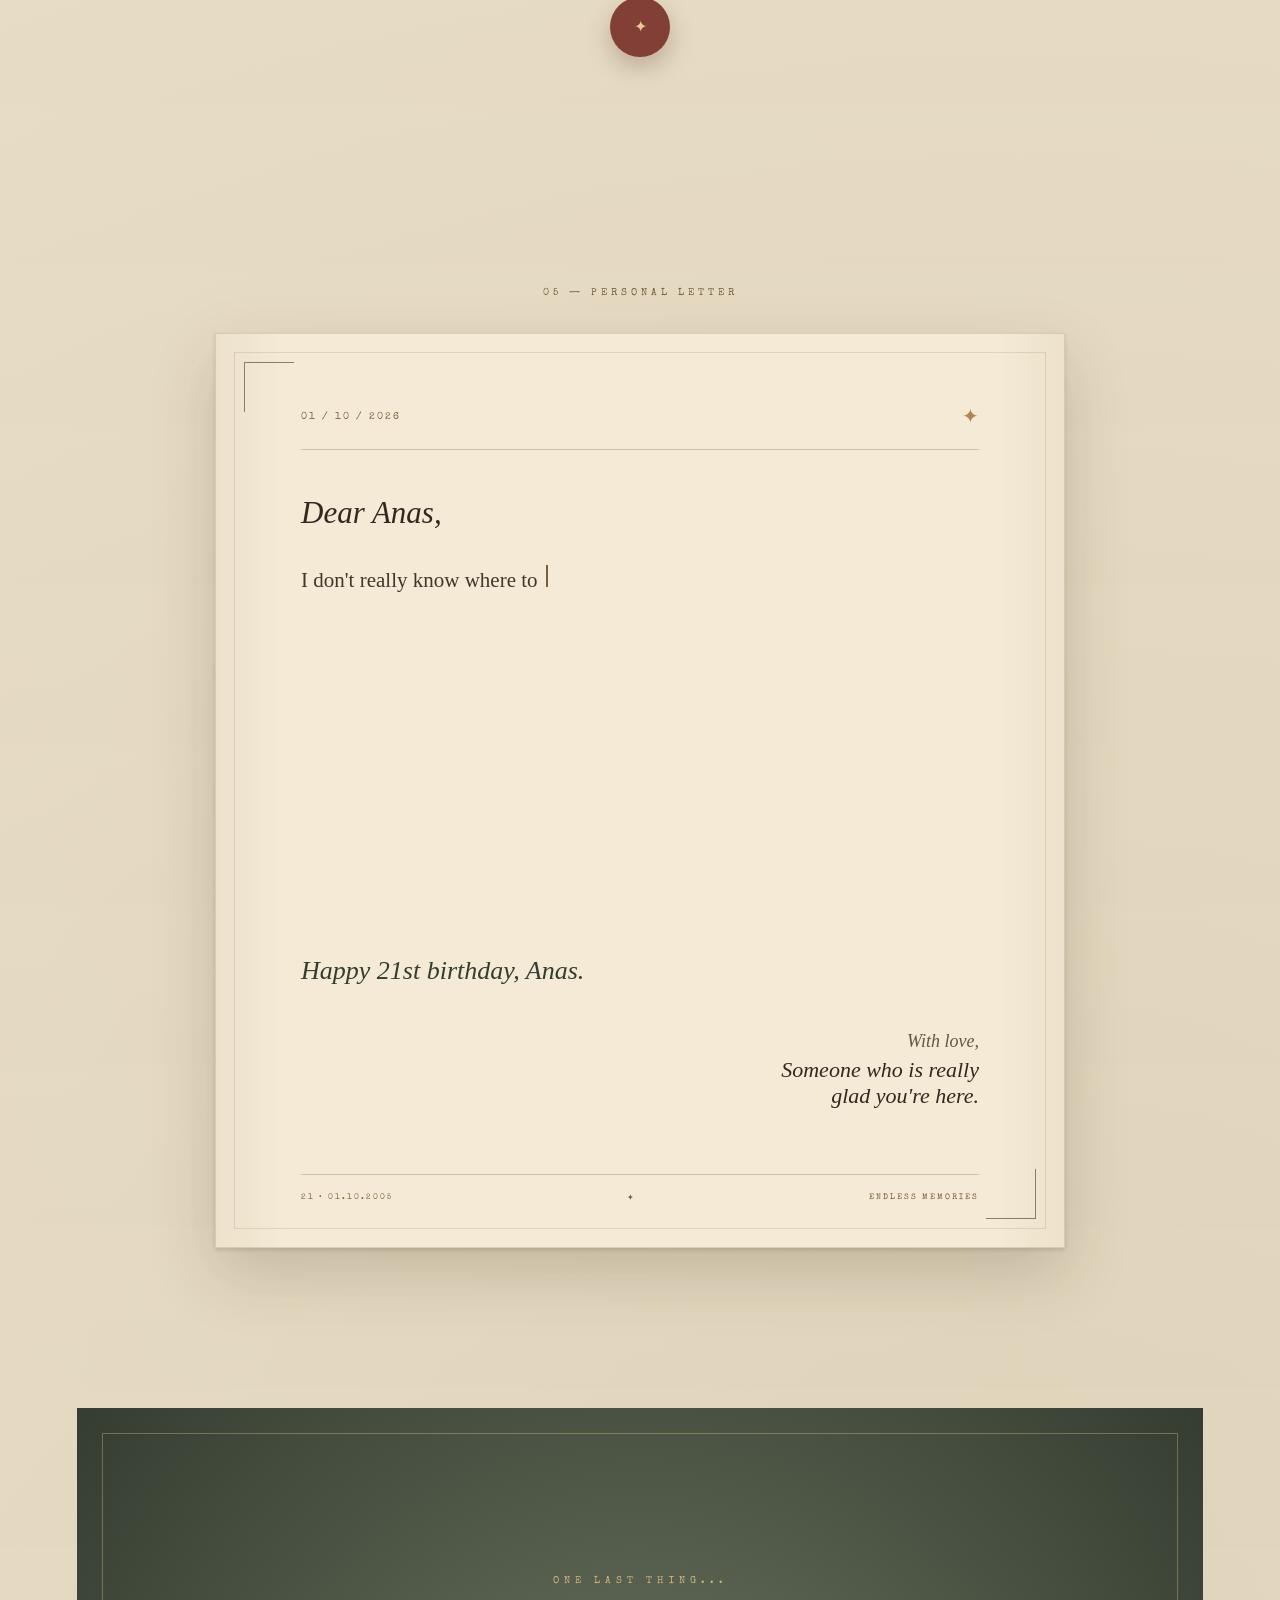
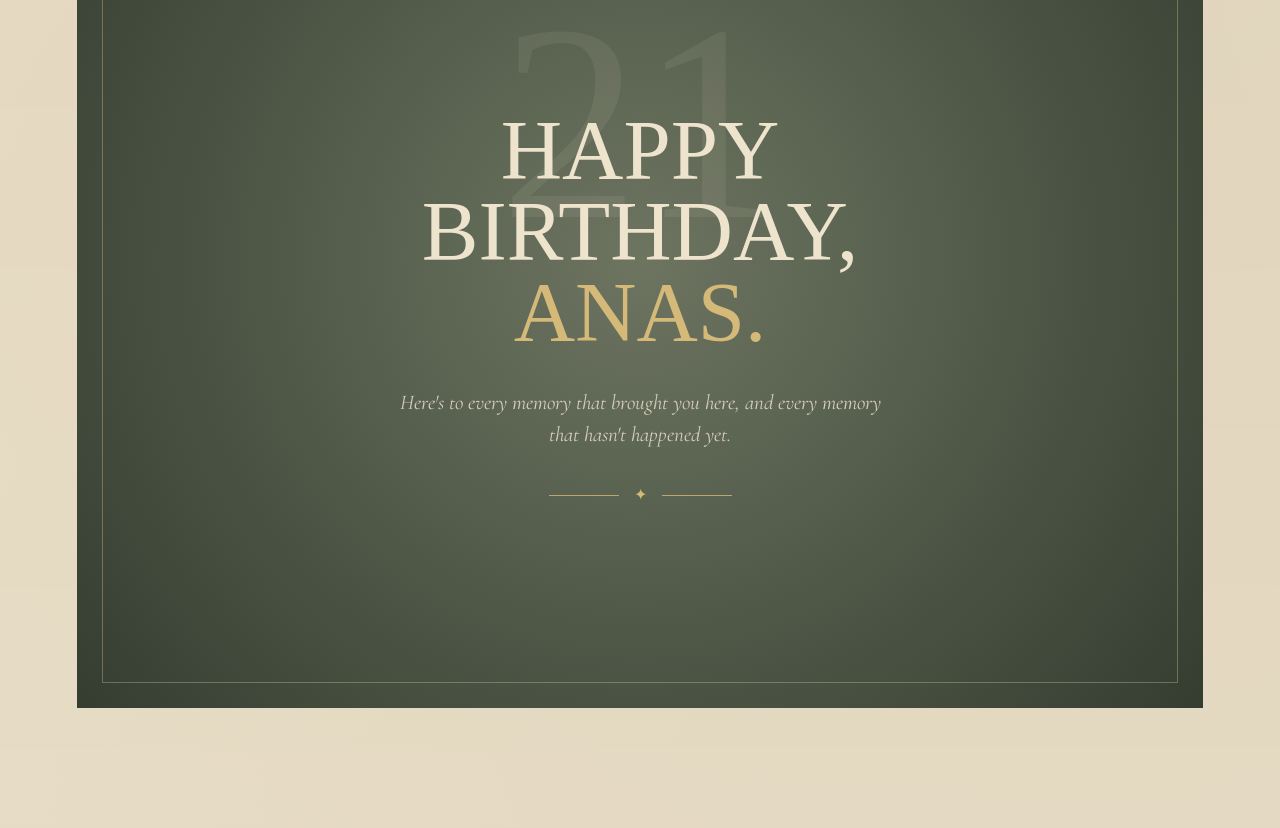
<file: html/memories.html>
<!DOCTYPE html>
<html lang="en">
<head>
    <meta charset="UTF-8">
    <meta name="viewport" content="width=device-width, initial-scale=1.0">

    <title>ANAS — Memories & Letter</title>

    <!-- Google Fonts -->
    <link rel="preconnect" href="https://fonts.googleapis.com">
    <link rel="preconnect" href="https://fonts.gstatic.com" crossorigin>

    <link href="https://fonts.googleapis.com/css2?family=Cormorant+Garamond:wght@400;500;600;700&family=IM+Fell+English:ital@0;1&family=Special+Elite&display=swap" rel="stylesheet">

    <link rel="stylesheet" href="../css/memories.css">
</head>

<body>

    <!-- =========================================
         BACKGROUND
    ========================================== -->

    <div class="paper-noise"></div>

    <div class="floating-particles">
        <span>✨</span>
        <span>·</span>
        <span>💫</span>
        <span>·</span>
        <span>✨</span>
        <span>💫</span>
        <span>·</span>
        <span>✨</span>
    </div>


    <!-- =========================================
         MUSIC
    ========================================== -->

    <audio id="memoryAudio" loop preload="auto">
        <source src="../assets/music/memories-song.mp3" type="audio/mpeg">
    </audio>

    <button class="music-toggle" id="musicToggle" aria-label="Toggle music">
        ♫
    </button>


    <!-- =========================================
         HERO
    ========================================== -->

    <header class="memory-hero">

        <div class="hero-stamp">
            EST. 2005
        </div>

        <p class="small-label">
            A COLLECTION OF MOMENTS
        </p>

        <h1>
            ANAS
        </h1>

        <div class="hero-line">
            <span></span>
            <b>21</b>
            <span></span>
        </div>

        <p class="hero-subtitle">
            Twenty-one years of memories,
            moments and stories.
        </p>

        <div class="scroll-hint">
            <span>SCROLL TO REMEMBER</span>
            <div class="arrow">↓</div>
        </div>

    </header>


    <!-- =========================================
         MEMORY INTRO
    ========================================== -->

    <section class="memory-intro">

        <div class="section-number">
            01
        </div>

        <div class="intro-content">

            <p class="eyebrow">
                THE ARCHIVE
            </p>

            <h2>
                Before 21...
            </h2>

            <p>
                There was a little kid, a lot of random moments,
                countless memories, and somehow...
                all of them became the person you are today.
            </p>

            <div class="handwritten-note">
                "Some moments become memories.
                Some memories become part of who we are."
            </div>

        </div>

    </section>


    <!-- =========================================
         PHOTO COLLECTION
    ========================================== -->

    <section class="photo-section">

        <div class="section-heading">

            <div>
                <span class="section-number">02</span>

                <p class="eyebrow">
                    FOUND PHOTOGRAPHS
                </p>

                <h2>
                    Little moments.
                </h2>
            </div>

            <p class="heading-note">
                A few frames from the story...
            </p>

        </div>


        <div class="photo-wall">

    <!-- PHOTO 1 -->
    <article class="old-photo photo-one">

        <div class="photo-frame">

            <div class="photo-image photo-slider">

                <img src="../assets/memories/anas-1-1.jpg"
                     alt="Anas childhood memory"
                     class="active">

                <img src="../assets/memories/anas-1-2.jpg"
                     alt="Anas childhood memory">

                <img src="../assets/memories/anas-1-3.jpg"
                     alt="Anas childhood memory">

                <img src="../assets/memories/anas-1-4.jpg"
                     alt="Anas childhood memory">

                <div class="slider-dots"></div>

            </div>

            <div class="photo-caption">
                <span>01</span>
                <p>
                    Look at this adorable little boy. 
                </p>
            </div>

        </div>

        <div class="photo-tape"></div>

    </article>


    <!-- PHOTO 2 -->
    <article class="old-photo photo-two">

        <div class="photo-frame">

            <div class="photo-image photo-slider">

                <img src="../assets/memories/anas-2-1.jpg"
                     alt="Anas memory"
                     class="active">

                <img src="../assets/memories/anas-2-2.jpg"
                     alt="Anas memory">

                <img src="../assets/memories/anas-2-3.jpg"
                     alt="Anas memory">

                <!-- <img src="../assets/memories/anas-2-4.jpg"
                     alt="Anas memory"> -->

                <div class="slider-dots"></div>

            </div>

            <div class="photo-caption">
                <span>02</span>
                <p>
                    And somehow, that little boy grew into you.
                </p>
            </div>

        </div>

        <div class="photo-tape"></div>

    </article>


    <!-- PHOTO 3 -->
    <article class="old-photo photo-three">

        <div class="photo-frame">

            <div class="photo-image photo-slider">

                <img src="../assets/memories/anas-3-1.jpg"
                     alt="Anas memory"
                     class="active">

                <img src="../assets/memories/anas-3-2.jpg"
                     alt="Anas memory">

                <!-- <img src="../assets/memories/anas-3-3.jpg"
                     alt="Anas memory"> -->

                <!-- <img src="../assets/memories/anas-3-4.jpg"
                     alt="Anas memory"> -->

                <div class="slider-dots"></div>

            </div>

            <div class="photo-caption">
                <span>03</span>
                <p>
                    You’ve always had a way of making everyone around you proud.
                </p>
            </div>

        </div>

        <div class="photo-tape"></div>

    </article>


    <!-- PHOTO 4 -->
    <article class="old-photo photo-four">

        <div class="photo-frame">

            <div class="photo-image photo-slider">

                <img src="../assets/memories/anas-4-1.jpg"
                     alt="Anas memory"
                     class="active">

                <img src="../assets/memories/anas-4-2.jpg"
                     alt="Anas memory">

                <!-- <img src="../assets/memories/anas-4-3.jpg"
                     alt="Anas memory">

                <img src="../assets/memories/anas-4-4.jpg"
                     alt="Anas memory"> -->

                <div class="slider-dots"></div>

            </div>

            <div class="photo-caption">
                <span>04</span>
                <p>
                    OURRRRR STREAKKKKKKKK
                </p>
            </div>

        </div>

        <div class="photo-tape"></div>

    </article>


    <!-- PHOTO 5 -->
    <article class="old-photo photo-five">

        <div class="photo-frame">

            <div class="photo-image photo-slider">

                <img src="../assets/memories/anas-5-1.jpg"
                     alt="Anas memory"
                     class="active">

                <!-- <img src="../assets/memories/anas-5-2.jpg"
                     alt="Anas memory">

                <img src="../assets/memories/anas-5-3.jpg"
                     alt="Anas memory">

                <img src="../assets/memories/anas-5-4.jpg"
                     alt="Anas memory"> -->

                <div class="slider-dots"></div>

            </div>

            <div class="photo-caption">
                <span>05</span>
                <p>
                    And here we are...
                    21.
                </p>
            </div>

        </div>

        <div class="photo-tape"></div>

    </article>

</div>


    <!-- =========================================
         TIMELINE
    ========================================== -->

    <section class="timeline-section">

        <div class="section-heading centered">

            <span class="section-number">03</span>

            <p class="eyebrow">
                THE YEARS
            </p>

            <h2>
                A life in little chapters.
            </h2>

        </div>


        <div class="timeline">

            <div class="timeline-line"></div>


            <div class="timeline-item left">

                <div class="timeline-dot"></div>

                <div class="timeline-card">

                    <span class="year">
                        2005
                    </span>

                    <h3>
                        Chapter One
                    </h3>

                    <p>
                        The story begins. A little boy steps into the world, ready to grow, laugh, and make memories along the way.
                    </p>

                </div>

            </div>


            <div class="timeline-item right">

                <div class="timeline-dot"></div>

                <div class="timeline-card">

                    <span class="year">
                        THE 2010s
                    </span>

                    <h3>
                        Growing Up
                    </h3>

                    <p>
                        School, friends, random adventures,
                        questionable decisions,
                        and memories that somehow survived.
                    </p>

                </div>

            </div>


            <div class="timeline-item left">

                <div class="timeline-dot"></div>

                <div class="timeline-card">

                    <span class="year">
                        THE 2020s
                    </span>

                    <h3>
                        Becoming You
                    </h3>

                    <p>
                        New people, new dreams,
                        new versions of yourself
                        appearing every year.
                    </p>

                </div>

            </div>


            <div class="timeline-item right">

                <div class="timeline-dot"></div>

                <div class="timeline-card final-timeline-card">

                    <span class="year">
                        21
                    </span>

                    <h3>
                        Current Chapter
                    </h3>

                    <p>
                        And somehow,
                        after all those years,
                        you're here.
                    </p>

                    <strong>
                        THE STORY CONTINUES.
                    </strong>

                </div>

            </div>

        </div>

    </section>


    <!-- =========================================
         FILM STRIP
    ========================================== -->

    <section class="film-section">

        <div class="film-header">

            <span class="section-number">
                04
            </span>

            <p class="eyebrow">
                MEMORY ARCHIVE
            </p>

            <h2>
                A collection of moments.
            </h2>

            <p>
                If life were a movie,
                these would be some of the frames
                I'd keep forever.
            </p>

        </div>


        <div class="film-strip">

            <div class="film-holes top-holes"></div>

            <div class="film-frames">

                <div class="film-frame">
                    <span>01</span>
                    <img src="../assets/anas-1.jpg" alt="">
                </div>

                <div class="film-frame">
                    <span>02</span>
                    <img src="../assets/anas-2.jpg" alt="">
                </div>

                <div class="film-frame">
                    <span>03</span>
                    <img src="../assets/anas-3.jpg" alt="">
                </div>

                <div class="film-frame">
                    <span>04</span>
                    <img src="../assets/anas-4.jpg" alt="">
                </div>

                <div class="film-frame">
                    <span>05</span>
                    <img src="../assets/anas-5.jpg" alt="">
                </div>

            </div>

            <div class="film-holes bottom-holes"></div>

        </div>

    </section>


    <!-- =========================================
         LETTER TRANSITION
    ========================================== -->

    <section class="letter-transition">

        <div class="transition-line"></div>

        <p>
            THE PHOTOGRAPHS END HERE.
        </p>

        <h2>
            But there is something
            I still want to say.
        </h2>

        <div class="wax-symbol">
            ✦
        </div>

    </section>


    <!-- =========================================
         PERSONAL LETTER
    ========================================== -->

    <section class="letter-section">

        <div class="letter-label">
            05 — PERSONAL LETTER
        </div>


        <div class="letter-paper">

            <div class="paper-corner corner-one"></div>
            <div class="paper-corner corner-two"></div>


            <div class="letter-top">

                <div class="letter-date">
                    01 / 10 / 2026
                </div>

                <div class="letter-symbol">
                    ✦
                </div>

            </div>


            <div class="letter-content">

                <p class="letter-dear">
                    Dear Anas,
                </p>


                <div id="typedLetter" class="typed-letter"></div>


                <p class="letter-ending">
                    Happy 21st birthday, Anas.
                </p>


                <div class="signature">

                    <span>
                        With love,
                    </span>

                    <strong>
                        Someone who is
                        really glad you're here.
                    </strong>

                </div>

            </div>


            <div class="letter-footer">

                <span>
                    21 • 01.10.2005
                </span>

                <span>
                    ✦
                </span>

                <span>
                    ENDLESS MEMORIES
                </span>

            </div>

        </div>

    </section>


    <!-- =========================================
         FINAL REVEAL
    ========================================== -->

    <section class="final-memory">

        <div class="final-inner">

            <p class="final-small">
                ONE LAST THING...
            </p>

            <div class="final-number">
                21
            </div>

            <h2>
                HAPPY BIRTHDAY,
                <span>ANAS.</span>
            </h2>

            <p class="final-text">
                Here's to every memory that brought you here,
                and every memory that hasn't happened yet.
            </p>

            <div class="final-divider">
                <span></span>
                ✦
                <span></span>
            </div>

            

        </div>

    </section>


    <script src="../js/memories.js"></script>

</body>
</html>
</file>
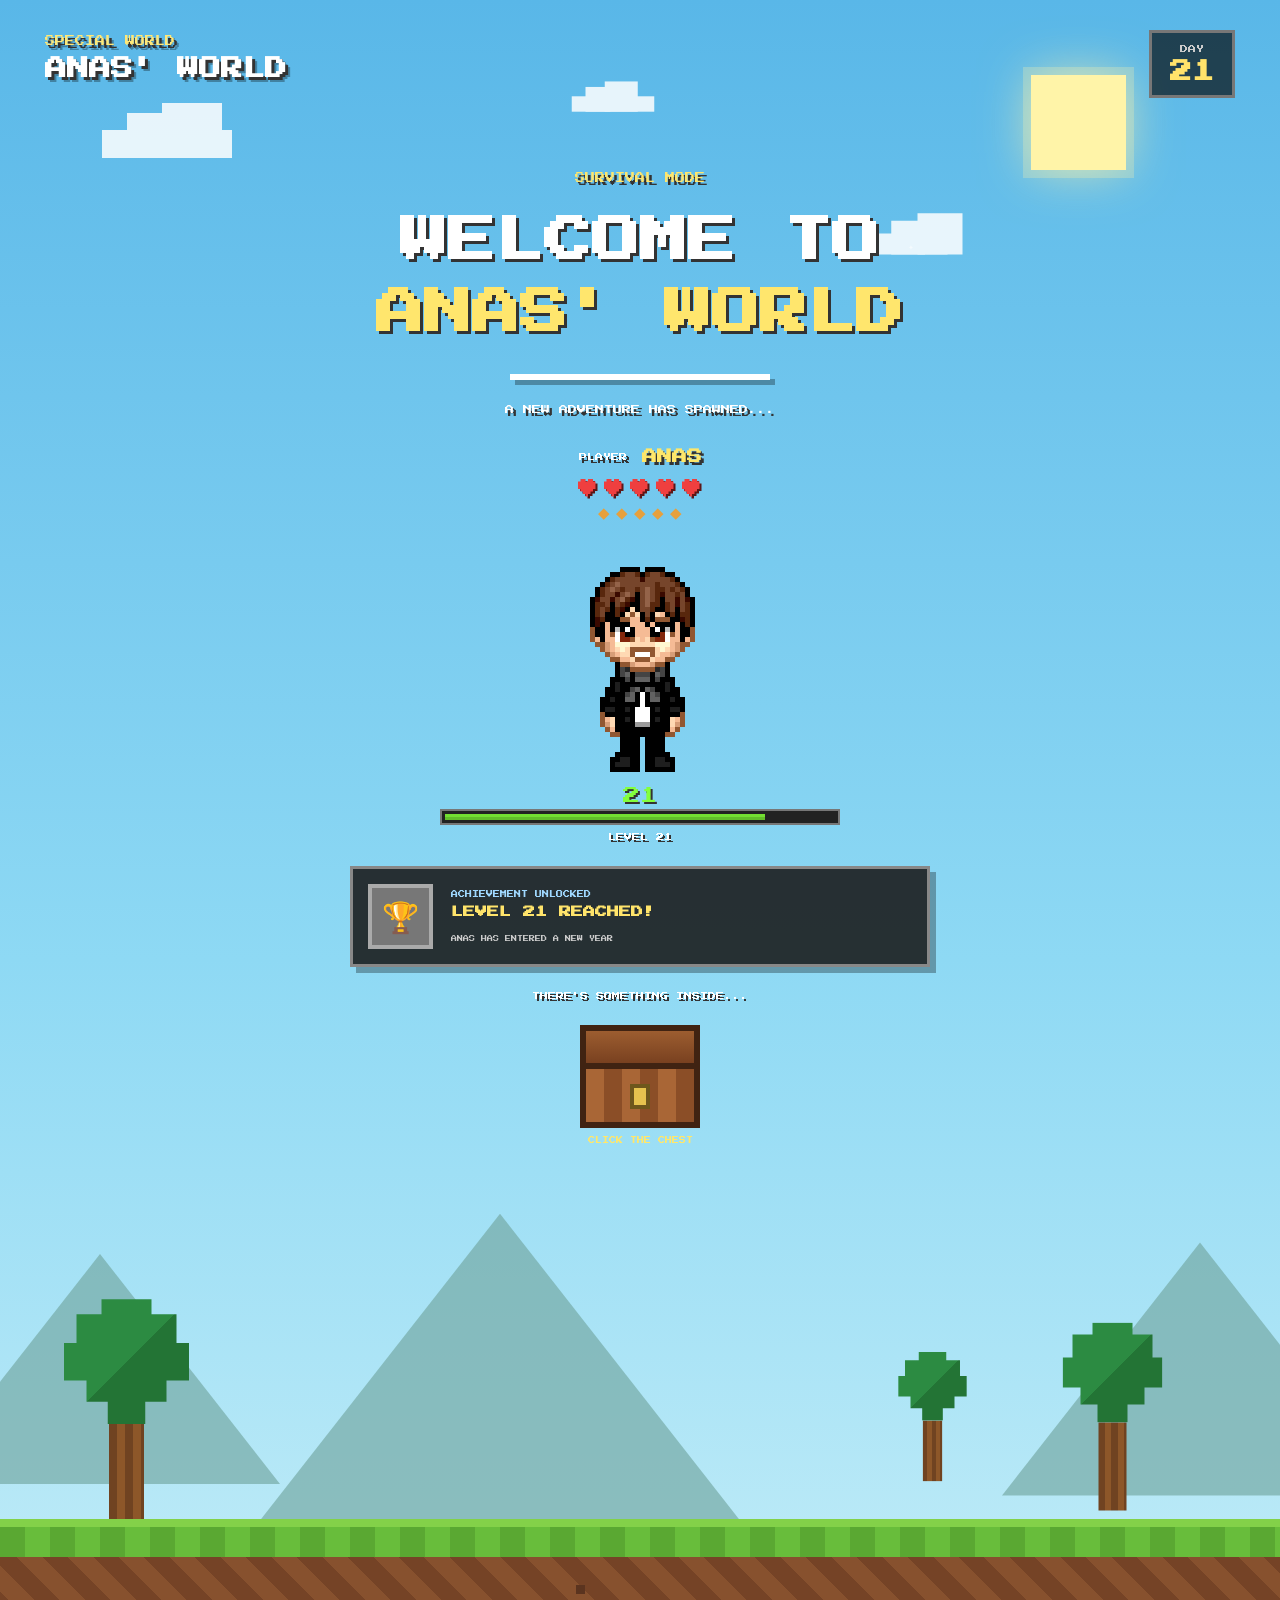
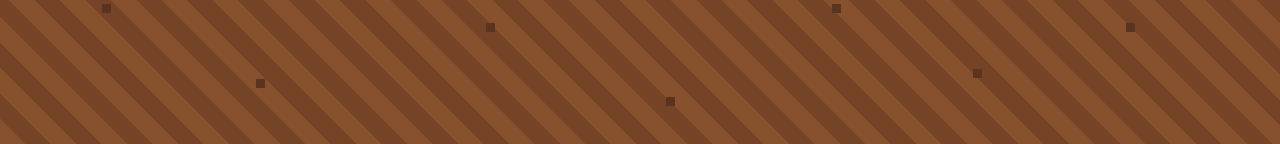
<file: html/minecraft.html>
<!DOCTYPE html>
<html lang="en">
<head>
    <meta charset="UTF-8">
    <meta name="viewport" content="width=device-width, initial-scale=1.0">

    <title>Anas' Minecraft World</title>

    <link rel="stylesheet" href="../css/minecraft.css">
    
</head>

<body>

    <!-- WORLD -->
    <main class="minecraft-world">

        <!-- Sky -->
        <div class="sky"></div>

        <!-- Clouds -->
        <div class="cloud cloud-1"></div>
        <div class="cloud cloud-2"></div>
        <div class="cloud cloud-3"></div>

        <!-- Sun -->
        <div class="sun"></div>

        <!-- Mountains -->
        <div class="mountain mountain-1"></div>
        <div class="mountain mountain-2"></div>
        <div class="mountain mountain-3"></div>

        <!-- Trees -->
        <div class="tree tree-1">
            <div class="tree-leaves"></div>
            <div class="tree-trunk"></div>
        </div>

        <div class="tree tree-2">
            <div class="tree-leaves"></div>
            <div class="tree-trunk"></div>
        </div>

        <div class="tree tree-3">
            <div class="tree-leaves"></div>
            <div class="tree-trunk"></div>
        </div>


        <!-- Dirt / Grass Ground -->
        <div class="ground">
            
            <div class="grass-top"></div>

            <div class="dirt-layer">
                <span></span>
                <span></span>
                <span></span>
                <span></span>
                <span></span>
                <span></span>
                <span></span>
                <span></span>
            </div>
        </div>


        <!-- TOP HUD -->
        <header class="minecraft-hud">

            <div class="hud-title">
                <span class="pixel-small">SPECIAL WORLD</span>
                <h1>ANAS' WORLD</h1>
            </div>

            <div class="day-counter">
                <span>DAY</span>
                <strong>21</strong>
            </div>

        </header>


        <!-- MAIN CONTENT -->
        <section class="world-content">

            <div class="welcome-box">

                <p class="world-label">SURVIVAL MODE</p>

                <h2>
                    WELCOME TO<br>
                    <span>ANAS' WORLD</span>
                </h2>

                <div class="pixel-line"></div>

                <p class="birthday-text">
                    A NEW ADVENTURE HAS SPAWNED...
                </p>

            </div>


            <!-- PLAYER -->
            <div class="player-section">

                <div class="player-name">
                    <span>PLAYER</span>
                    <strong>ANAS</strong>
                </div>

                <div class="player-stats">

                    <div class="hearts">
                        <span>♥</span>
                        <span>♥</span>
                        <span>♥</span>
                        <span>♥</span>
                        <span>♥</span>
                    </div>

                    <div class="hunger">
                        <span>◆</span>
                        <span>◆</span>
                        <span>◆</span>
                        <span>◆</span>
                        <span>◆</span>
                    </div>

                </div>


                <!-- XP -->
                <div class="xp-section">
                 <img src="../assets/avatar.png" alt="">
                    <div class="level-number">
                        21
                    </div>

                    <div class="xp-bar">
                        <div class="xp-fill"></div>
                    </div>

                    <p>LEVEL 21</p>

                </div>

            </div>


            <!-- ACHIEVEMENT -->
            <div class="achievement" id="achievement">

                <div class="achievement-icon">
                    🏆
                </div>

                <div class="achievement-info">

                    <span>ACHIEVEMENT UNLOCKED</span>

                    <strong>
                        LEVEL 21 REACHED!
                    </strong>

                    <small>
                        ANAS HAS ENTERED A NEW YEAR
                    </small>

                </div>

            </div>


            <!-- CHEST -->
            <div class="chest-area">

                <p class="chest-hint">
                    THERE'S SOMETHING INSIDE...
                </p>

                <button class="chest-button" id="chestButton">

                    <div class="chest-lid"></div>

                    <div class="chest-body">

                        <div class="chest-lock"></div>

                    </div>

                </button>

                <p class="click-text">
                    CLICK THE CHEST
                </p>

            </div>


            <!-- QUEST -->
            <div class="quest-box" id="questBox">

                <div class="quest-header">
                    <span>!</span>
                    BIRTHDAY QUEST
                </div>

                <div class="quest-content">

                    <h3>
                        QUEST: LEVEL 21
                    </h3>

                    <p>
                        Your mission is simple:
                    </p>

                    <strong>
                        HAVE THE BEST YEAR OF YOUR LIFE.
                    </strong>

                    <p class="quest-extra">
                        Explore new worlds.<br>
                        Make unforgettable memories.<br>
                        Keep moving forward.
                    </p>

                    <button id="acceptQuest">
                        ACCEPT QUEST
                    </button>

                </div>

            </div>

        </section>


        <!-- INVENTORY
        <div class="inventory">

            <div class="inventory-slot selected">
                🎂
            </div>

            <div class="inventory-slot">
                🎁
            </div>

            <div class="inventory-slot">
                ⭐
            </div>

            <div class="inventory-slot">
                💎
            </div>

            <div class="inventory-slot">
                🪽
            </div>

            <div class="inventory-slot">
                ❤️
            </div>

            <div class="inventory-slot">
                🎮
            </div>

            <div class="inventory-slot">
                🎵
            </div>

            <div class="inventory-slot">
                🔒
            </div>

        </div> -->


        <!-- FINAL MESSAGE -->
        <div class="final-message" id="finalMessage">

            <div class="final-card">

                <div class="pixel-stars">
                    ✦ ✦ ✦
                </div>

                <h2>
                    QUEST ACCEPTED
                </h2>

                <p>
                    Happy 21st Birthday, Anas! 🎂
                </p>

                <span>
                    Your next world is waiting...
                </span>

                <button id="nextWorld">
                    ENTER NEXT WORLD →
                </button>

            </div>

        </div>

    </main>


    <script src="../js/minecraft.js"></script>

</body>
</html>
</file>
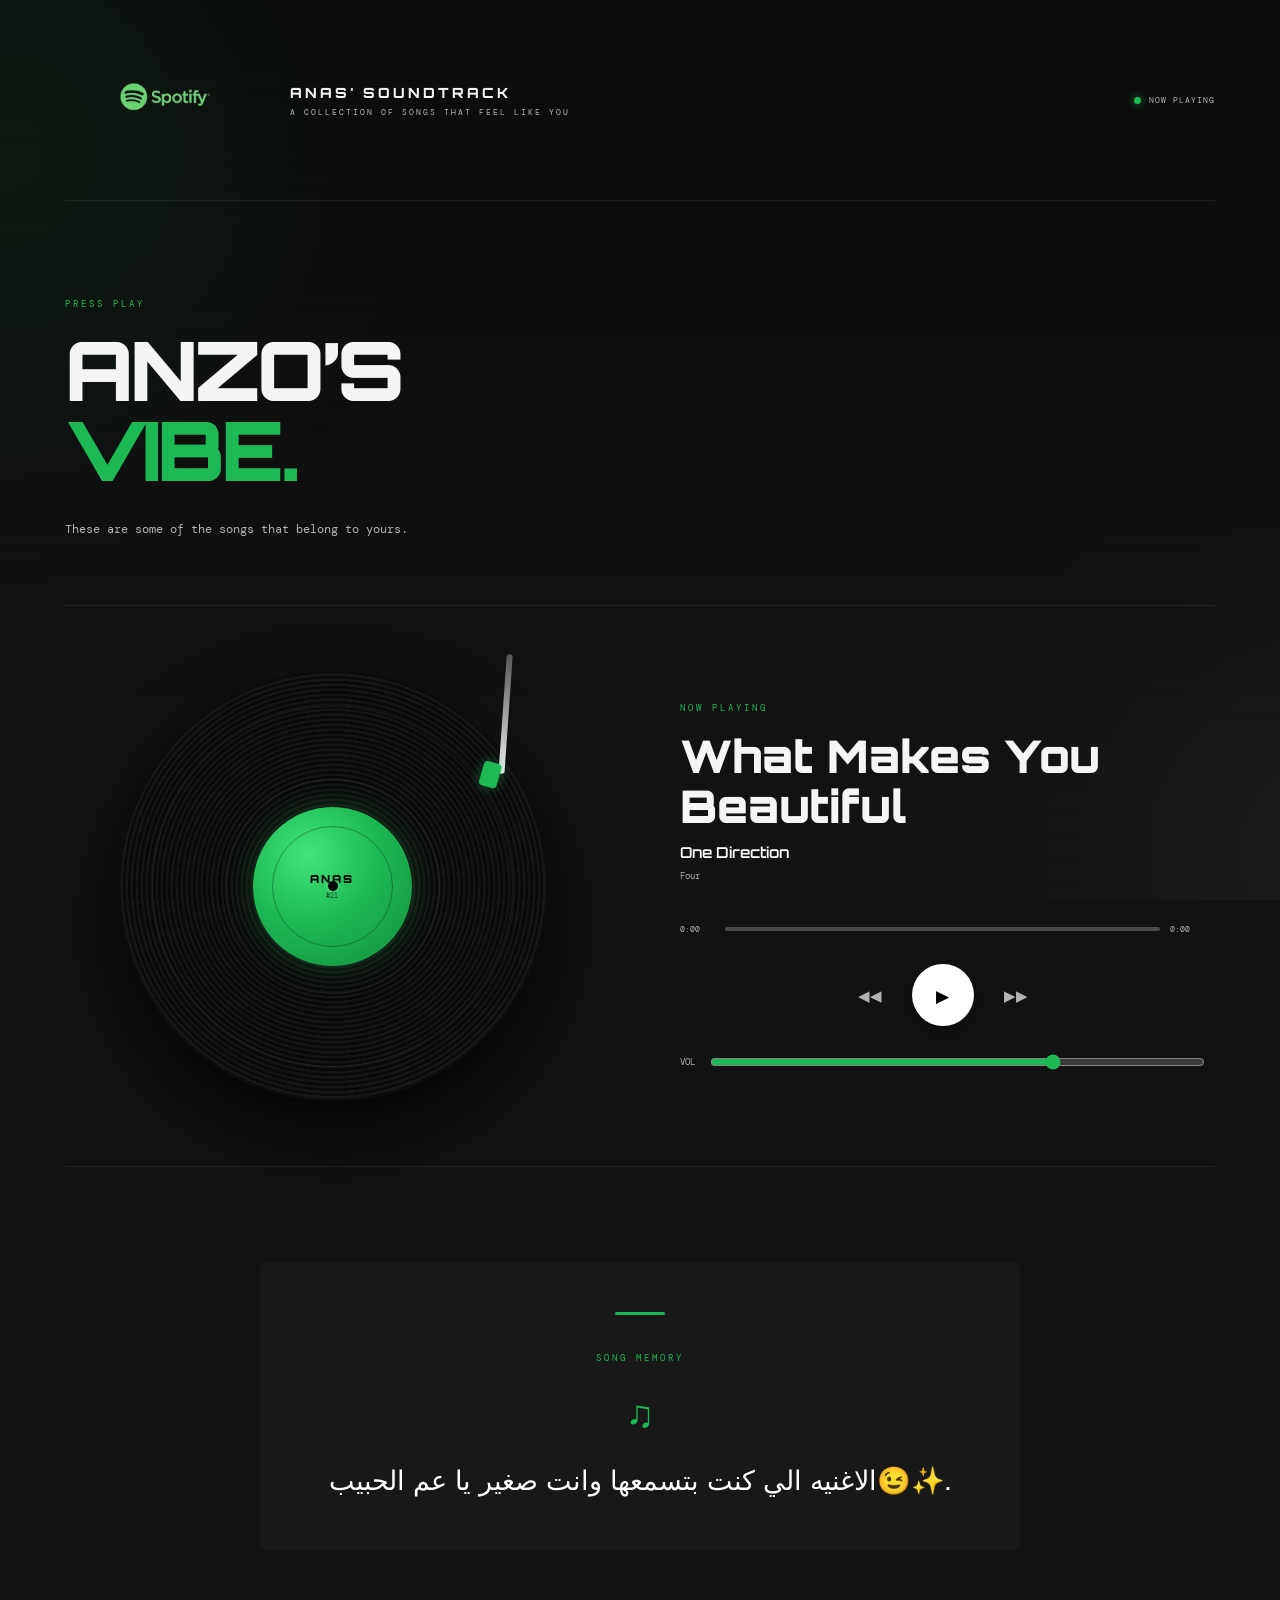
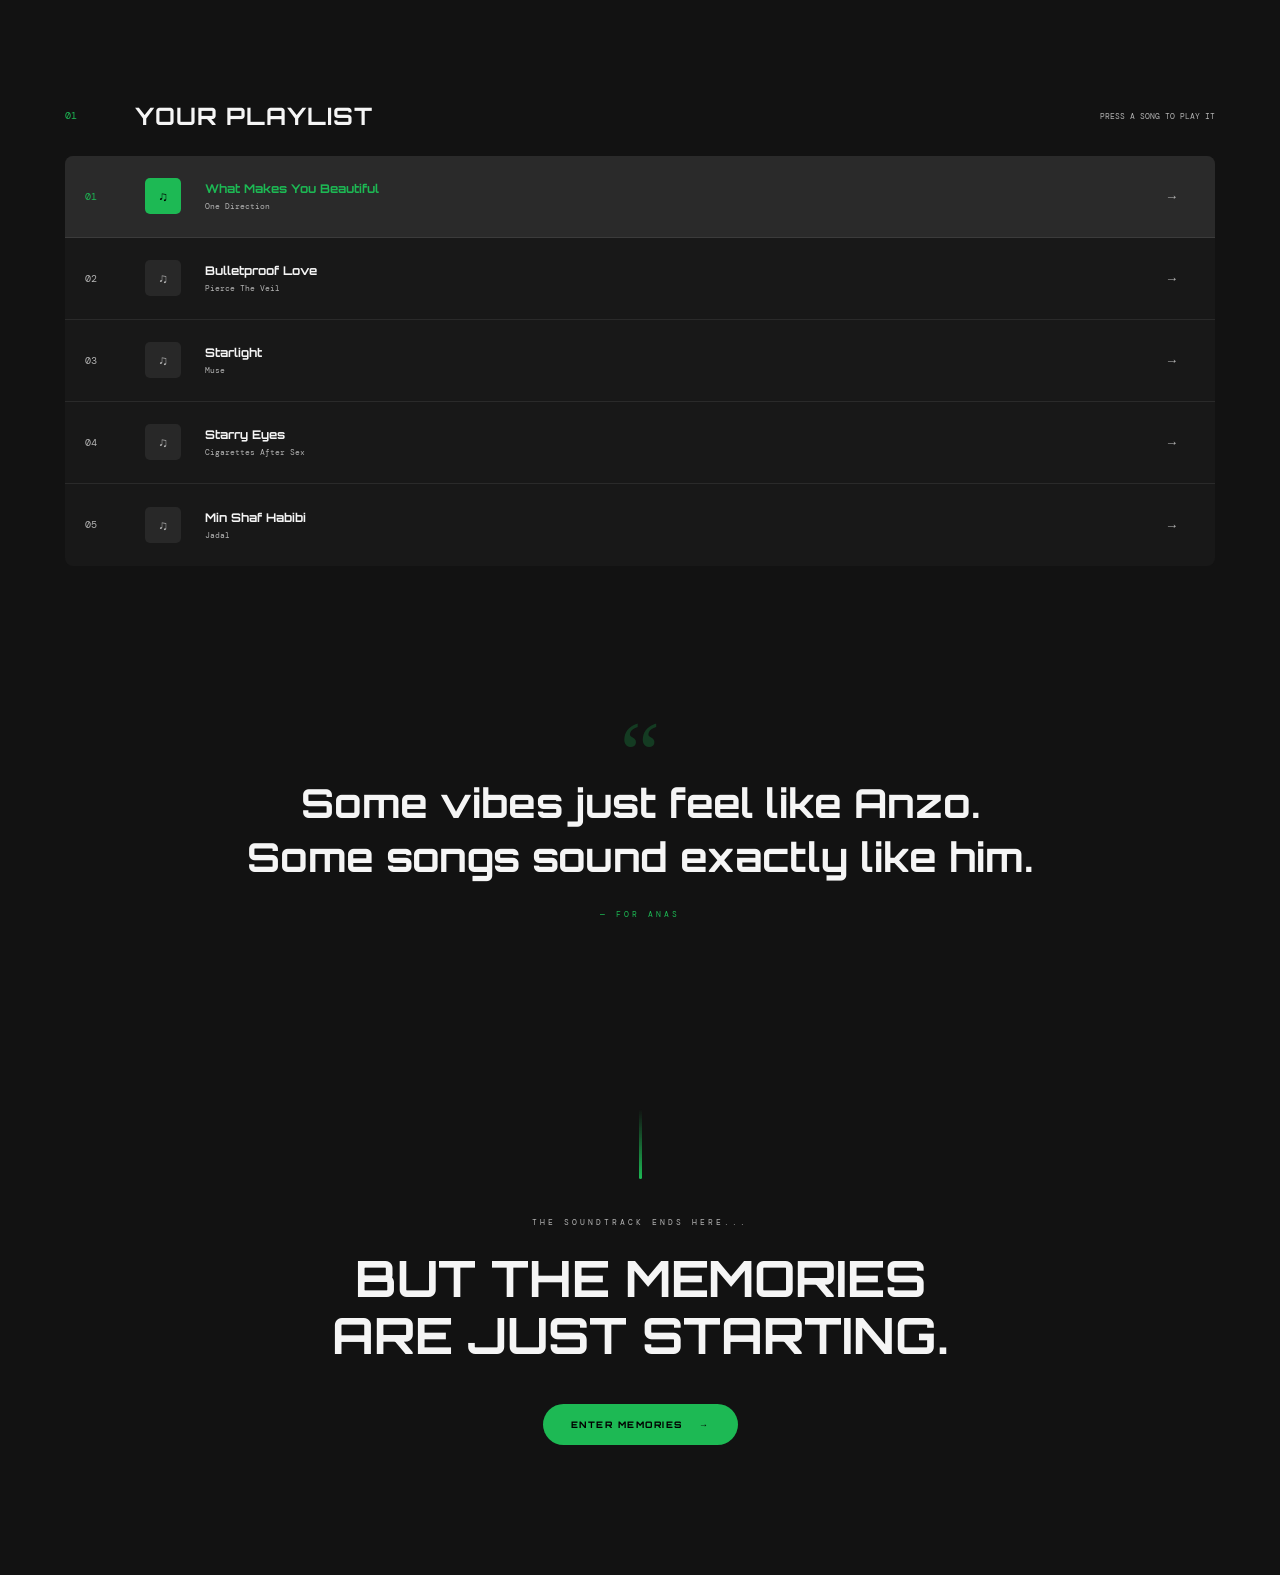
<file: html/music.html>
<!DOCTYPE html>
<html lang="en">

<head>
    <meta charset="UTF-8">
    <meta name="viewport" content="width=device-width, initial-scale=1.0">

    <title>ANAS | His Soundtrack</title>

    <link rel="stylesheet" href="../css/music.css">

    <link rel="preconnect" href="https://fonts.googleapis.com">
    <link rel="preconnect" href="https://fonts.gstatic.com" crossorigin>

    <link
        href="https://fonts.googleapis.com/css2?family=DM+Mono:wght@300;400;500&family=Orbitron:wght@400;500;600;700;800&display=swap"
        rel="stylesheet">
</head>

<body>

    <!-- =========================================
         BACKGROUND
    ========================================= -->

    <div class="music-background">

        <div class="glow glow-one"></div>
        <div class="glow glow-two"></div>
        <div class="noise"></div>

    </div>


    <!-- =========================================
         MAIN PAGE
    ========================================= -->

    <main class="music-page">


        <!-- HEADER -->

        <header class="music-header">

            <div class="header-number">
                <img src="../assets/spotify.png">
            </div>

            <div class="header-title">

                <span>
                    ANAS' SOUNDTRACK
                </span>

                <small>
                    A COLLECTION OF SONGS THAT FEEL LIKE YOU
                </small>

            </div>

            <div class="header-status">

                <span class="status-dot"></span>

                NOW PLAYING

            </div>

        </header>


        <!-- INTRO -->

        <section class="music-intro">

            <span class="intro-label">
                PRESS PLAY
            </span>

            <h1>
                ANZO’S
                <br>
                <span>VIBE.</span>
            </h1>

            <p>
                These are some of the songs
                that belong to yours.
            </p>

        </section>


        <!-- PLAYER -->

        <section class="music-player">


            <!-- VINYL -->

            <div class="vinyl-container">

                <div class="vinyl-shadow"></div>

                <div class="vinyl">

                    <div class="vinyl-lines"></div>

                    <div class="vinyl-label">

                        <div class="label-inner">

                            <span>
                                ANAS
                            </span>

                            <small>
                                #21
                            </small>

                        </div>

                    </div>

                    <div class="vinyl-hole"></div>

                </div>

                <div class="needle">

                    <div class="needle-arm"></div>

                    <div class="needle-head"></div>

                </div>

            </div>


            <!-- SONG INFORMATION -->

            <div class="song-area">

                <div class="playing-label">
                    NOW PLAYING
                </div>

                <h2 id="songTitle">
                    Night Changes
                </h2>

                <h3 id="songArtist">
                    One Direction
                </h3>

                <p id="songAlbum">
                    Four
                </p>


                <!-- PROGRESS -->

                <div class="progress-area">

                    <span id="currentTime">
                        0:00
                    </span>

                    <div class="progress-bar">

                        <div
                            class="progress-fill"
                            id="progressFill">
                        </div>

                    </div>

                    <span id="duration">
                        0:00
                    </span>

                </div>


                <!-- CONTROLS -->

                <div class="player-controls">

                    <button
                        class="control-button"
                        id="previousButton">

                        ◀◀

                    </button>

                    <button
                        class="play-button"
                        id="playButton">

                        ▶

                    </button>

                    <button
                        class="control-button"
                        id="nextSongButton">

                        ▶▶

                    </button>

                </div>


                <!-- VOLUME -->

                <div class="volume-area">

                    <span>
                        VOL
                    </span>

                    <input
                        type="range"
                        id="volumeSlider"
                        min="0"
                        max="1"
                        step="0.01"
                        value="0.7">

                </div>

            </div>

        </section>


        <!-- MEMORY -->

        <section class="song-memory">

            <div class="memory-line"></div>

            <div class="memory-content">

                <span class="memory-label">
                    SONG MEMORY
                </span>

                <div class="memory-icon">
                    ♫
                </div>

                <p id="memoryText">
                    Some songs don't just remind you
                    of a moment. They become the moment.
                </p>

            </div>

        </section>


        <!-- PLAYLIST -->

        <section class="playlist-section">

            <div class="section-heading">

                <span>
                    01
                </span>

                <h2>
                    YOUR PLAYLIST
                </h2>

                <p>
                    PRESS A SONG TO PLAY IT
                </p>

            </div>


            <div class="playlist" id="playlist">


                <button
                    class="playlist-song active"
                    data-index="0">

                    <span class="song-number">
                        01
                    </span>

                    <span class="song-mini-icon">
                        ♫
                    </span>

                    <span class="playlist-info">

                        <strong>
                            What Makes You Beautiful
                        </strong>

                        <small>
                            One Direction
                        </small>

                    </span>

                    <span class="song-arrow">
                        →
                    </span>

                </button>


                <button
                    class="playlist-song"
                    data-index="1">

                    <span class="song-number">
                        02
                    </span>

                    <span class="song-mini-icon">
                        ♫
                    </span>

                    <span class="playlist-info">

                        <strong>
                            Bulletproof Love
                        </strong>

                        <small>
                            Pierce The Veil

                        </small>

                    </span>

                    <span class="song-arrow">
                        →
                    </span>

                </button>


                <button
                    class="playlist-song"
                    data-index="2">

                    <span class="song-number">
                        03
                    </span>

                    <span class="song-mini-icon">
                        ♫
                    </span>

                    <span class="playlist-info">

                        <strong>
                            Starlight
                        </strong>

                        <small>
                            Muse 
                        </small>

                    </span>

                    <span class="song-arrow">
                        →
                    </span>

                </button>


                <button
                    class="playlist-song"
                    data-index="3">

                    <span class="song-number">
                        04
                    </span>

                    <span class="song-mini-icon">
                        ♫
                    </span>

                    <span class="playlist-info">

                        <strong>
                            Starry Eyes
                        </strong>

                        <small>
                            Cigarettes After Sex
                        </small>

                    </span>

                    <span class="song-arrow">
                        →
                    </span>

                </button>


                <button
                    class="playlist-song"
                    data-index="4">

                    <span class="song-number">
                        05
                    </span>

                    <span class="song-mini-icon">
                        ♫
                    </span>

                    <span class="playlist-info">

                        <strong>
                            Min Shaf Habibi
                        </strong>

                        <small>
                            Jadal
                        </small>

                    </span>

                    <span class="song-arrow">
                        →
                    </span>

                </button>

            </div>

        </section>


        <!-- QUOTE -->

        <section class="music-quote">

            <div class="quote-mark">
                “
            </div>

            <p>
                Some vibes just feel like Anzo.
                <br>
                Some songs sound exactly like him.
            </p>

            <span>
                — FOR ANAS
            </span>

        </section>


        <!-- NEXT -->

        <section class="next-section">

            <div class="next-line"></div>

            <span>
                THE SOUNDTRACK ENDS HERE...
            </span>

            <h2>
                BUT THE MEMORIES
                <br>
                ARE JUST STARTING.
            </h2>

            <button
                class="next-world-button"
                id="nextWorldButton">

                ENTER MEMORIES

                <span>
                    →
                </span>

            </button>

        </section>

    </main>


    <audio id="audioPlayer"></audio>

    <script src="../js/music.js"></script>

</body>

</html>
</file>
<file: css/style.css>
* {
    margin: 0;
    padding: 0;
    box-sizing: border-box;
}


:root {

    --gold: #b99a6a;
    --gold-light: #d5bc91;

}


/* ================= BODY ================= */

body {

    background: #080706;

    color: var(--gold-light);

    font-family: "Cinzel", serif;

    overflow-x: hidden;

}


/* ================= OPENING ================= */

.opening {

    position: relative;

    width: 100%;

    height: 100vh;

    min-height: 720px;

    overflow: hidden;


    /* IMAGE ONLY */

    background-image: url("../assets/background.jpg");

    background-size: cover;

    background-position: center;

    background-repeat: no-repeat;

}


/* No extra background */

.opening::before {

    display: none;

}


/* ================= TOP LEFT ================= */

.mission-label {

    position: absolute;

    top: 35px;

    left: 35px;

    display: flex;

    align-items: center;

    gap: 15px;

    color: var(--gold-light);

    letter-spacing: 5px;

    font-size: 12px;

    z-index: 20;

}


.mission-label small {

    display: block;

    margin-top: 8px;

    font-size: 9px;

    letter-spacing: 6px;

    opacity: 0.65;

}


/* ================= SYMBOL ================= */

.wing-symbol {
    width: 45px;
    height: 45px;
    display: flex;
    align-items: center;
    justify-content: center;
}

.wing-symbol img {
    width: 100%;
    height: 100%;
    object-fit: contain;
    display: block;
}


/* ================= MUSIC ================= */

.music-button {

    position: absolute;

    top: 30px;

    right: 35px;

    display: flex;

    align-items: center;

    gap: 13px;

    background: none;

    border: none;

    color: var(--gold-light);

    cursor: pointer;

    font-family: inherit;

    letter-spacing: 4px;

    z-index: 20;

}


.music-button span {

    width: 43px;

    height: 43px;

    border: 1px solid rgba(200, 170, 120, 0.5);

    border-radius: 50%;

    display: flex;

    justify-content: center;

    align-items: center;

    font-size: 19px;

}


/* ================= MAIN CONTENT ================= */

.mission-content {

    position: absolute;

    left: 50%;

    top: 48%;

    transform: translate(-50%, -50%);

    width: min(650px, 90%);

    text-align: center;

    z-index: 15;

}


/* ================= WINGS ================= */

.wings {

    position: relative;

    width: 90px;

    height: 100px;

    margin: auto;

    opacity: 0.85;

}


.shield {
    position: absolute;

    width: 80px;
    height: 100px;


    display: flex;
    align-items: center;
    justify-content: center;
}

.shield img {
    width: 100%;
    height: 100%;

    object-fit: contain;
    display: block;

    filter:
        brightness(0.85)
        contrast(1.2)
        sepia(0.15);

    transition: 0.3s ease;
}

.shield img:hover {
    transform: scale(1.08);
}






/* ================= TITLE ================= */

.title-line {

    width: 110px;

    height: 1px;

    background: var(--gold);

    margin: 12px auto;

}


.mission-content h1 {

    font-size: clamp(32px, 5vw, 55px);

    letter-spacing: 10px;

    font-weight: 500;

    color: #cdb28b;

}


.mission-content h2 {

    font-size: clamp(25px, 4vw, 45px);

    letter-spacing: 9px;

    font-weight: 400;

    margin-top: 7px;

}


/* ================= INSTRUCTION ================= */

.instruction {

    margin-top: 38px;

    margin-bottom: 25px;

    font-size: 14px;

    letter-spacing: 6px;

}


/* ================= CODE ================= */

.code-container {

    display: flex;

    justify-content: center;

    gap: 9px;

    margin-bottom: 40px;

}


.code-box {

    width: 58px;

    height: 72px;

    background: rgba(15, 12, 9, 0.65);

    border: 1px solid rgba(205, 178, 137, 0.65);

    color: #e2c99e;

    text-align: center;

    font-family: "Cinzel", serif;

    font-size: 25px;

    outline: none;

}


.code-box:focus {

    border-color: #e4c48d;

    box-shadow:
        0 0 15px rgba(214, 175, 105, 0.2);

}


/* ================= CONFIRM ================= */

.confirm-button {

    width: 205px;

    height: 50px;

    background: rgba(15, 12, 9, 0.8);

    border: 1px solid rgba(205, 178, 137, 0.7);

    color: var(--gold-light);

    font-family: inherit;

    letter-spacing: 6px;

    cursor: pointer;

}


.confirm-button:hover {

    background: rgba(175, 137, 82, 0.15);

}


/* ================= WRONG / SUCCESS ================= */

.wrong-message,
.success-message {

    position: absolute;

    left: 50%;

    transform: translateX(-50%);

    width: 330px;

    opacity: 0;

    pointer-events: none;

}


.wrong-message {

    top: 390px;

    display: flex;

    flex-direction: column;

    gap: 7px;

    color: #bd665d;

}


.wrong-message strong {

    font-size: 25px;

    letter-spacing: 4px;

}


.wrong-message span {

    font-size: 13px;

    letter-spacing: 3px;

}


.wrong-message small {

    font-size: 10px;

    letter-spacing: 4px;

}


.success-message {

    top: 390px;

    display: flex;

    flex-direction: column;

    gap: 8px;

    color: #9fc29e;

}


.success-message span {

    font-size: 25px;

}


.success-message strong {

    letter-spacing: 5px;

    font-size: 20px;

}


.success-message small {

    font-size: 10px;

    letter-spacing: 3px;

}


/* ================= LEVI ================= */

.levi-area {

    position: absolute;

    left: 9%;

    bottom: 19%;

    width: 270px;

    z-index: 30;

}


.levi-wrapper {

    position: relative;

    width: 220px;

    animation: leviIdle 3.5s ease-in-out infinite;

}


.levi-image {

    width: 220px;

    height: 260px;

    object-fit: cover;

    object-position: center 25%;

    display: block;

    filter:
        sepia(15%)
        brightness(0.72)
        contrast(1.15);

    mask-image: linear-gradient(

        to bottom,

        black 80%,

        transparent 100%

    );

}


@keyframes leviIdle {

    0%,
    100% {

        transform: translateY(0);

    }

    50% {

        transform: translateY(-6px);

    }

}


/* ================= LEVI SPEECH ================= */

.levi-caption {

    position: absolute;

    right: -105px;

    top: 30px;

    padding: 13px 20px;

    background: rgba(10, 9, 7, 0.92);

    border: 1px solid rgba(200, 175, 140, 0.6);

    border-radius: 30px;

    color: #d5c3a5;

    font-family: "IM Fell English", serif;

    font-style: italic;

    font-size: 16px;

    white-space: nowrap;

}


.levi-caption::before {

    content: "";

    position: absolute;

    left: -12px;

    top: 15px;

    width: 20px;

    height: 20px;

    background: rgba(10, 9, 7, 0.92);

    border-left: 1px solid rgba(200, 175, 140, 0.6);

    border-bottom: 1px solid rgba(200, 175, 140, 0.6);

    transform: rotate(45deg);

}


/* ================= ANGRY ================= */

.levi-area.angry {

    animation: angryLevi 0.5s ease;

}


@keyframes angryLevi {

    0% {
        transform: translateX(0) rotate(0);
    }

    20% {
        transform: translateX(-12px) rotate(-3deg);
    }

    40% {
        transform: translateX(12px) rotate(3deg);
    }

    60% {
        transform: translateX(-8px);
    }

    80% {
        transform: translateX(8px);
    }

    100% {
        transform: translateX(0);
    }

}


/* ================= PAPER ================= */

.paper-note {

    position: absolute;

    z-index: 12;

    width: 145px;

    padding: 25px 18px;

    background:
        linear-gradient(
            135deg,
            #4d3828,
            #281d15
        );

    border: 1px solid rgba(150, 115, 75, 0.4);

    box-shadow:
        0 10px 30px rgba(0, 0, 0, 0.4);

    color: #bca27e;

    font-family: "IM Fell English", serif;

    font-size: 18px;

    line-height: 1.25;

}


.left-note {

    left: 2.5%;

    top: 21%;

    transform: rotate(-3deg);

}


.right-note {

    right: 3%;

    top: 25%;

    transform: rotate(2deg);

    width: 175px;

}


.paper-note span {

    display: block;

    margin-top: 12px;

    font-size: 12px;

    text-align: right;

}


/* ================= BOTTOM ================= */

.bottom-left {

    position: absolute;

    bottom: 25px;

    left: 35px;

    z-index: 20;

    display: flex;

    flex-direction: column;

    gap: 7px;

    font-size: 10px;

    letter-spacing: 4px;

}


.bottom-right {

    position: absolute;

    bottom: 25px;

    right: 35px;

    z-index: 20;

    font-size: 10px;

    letter-spacing: 4px;

}


.heartbeat {

    font-size: 22px;

    margin-right: 10px;

}


/* ================= WRONG SCREEN ================= */

.opening.wrong {

    animation: screenShake 0.45s ease;

}


.opening.wrong .code-box {

    border-color: #963f37;

    color: #d36960;

}


.opening.wrong .wrong-message {

    opacity: 1;

}


.opening.wrong .levi-caption {

    color: #d47c72;

    border-color: #963f37;

    font-size: 18px;

    font-weight: bold;

}


@keyframes screenShake {

    0% {
        transform: translateX(0);
    }

    20% {
        transform: translateX(-8px);
    }

    40% {
        transform: translateX(8px);
    }

    60% {
        transform: translateX(-6px);
    }

    80% {
        transform: translateX(6px);
    }

    100% {
        transform: translateX(0);
    }

}


/* ================= SUCCESS ================= */

.opening.success .success-message {

    opacity: 1;

}


.opening.success .mission-content > *:not(.success-message) {

    opacity: 0.35;

}


.opening.success .levi-image {

    filter:
        sepia(10%)
        brightness(1)
        contrast(1.1);

}


/* ================= BIRTHDAY PAGE ================= */

/* =====================================
   BIRTHDAY PAGE
===================================== */

.birthday-page {

    position: fixed;

    inset: 0;

    z-index: 100;

    overflow: hidden;

    display: flex;

    align-items: center;

    justify-content: center;

    text-align: center;

    opacity: 0;

    visibility: hidden;

    transform: scale(1.08);

    transition:
        opacity 1.2s ease,
        visibility 1.2s,
        transform 1.2s ease;


    /* BACKGROUND */

    background-image: url("../assets/Gemini_Generated_Image_k2k427k2k427k2k4.jpg");

    background-size: cover;

    background-position: center;

    background-repeat: no-repeat;


}


/* =====================================
   SHOW
===================================== */

.birthday-page.show {

    opacity: 1;

    visibility: visible;

    transform: scale(1);

}


/* =====================================
   BACKGROUND TEXTURE
===================================== */

.birthday-page::before {

    content: "";

    position: absolute;

    inset: 0;

    pointer-events: none;

    opacity: 0.12;

    background-image:

        linear-gradient(
            rgba(220, 195, 150, 0.1) 1px,
            transparent 1px
        ),

        linear-gradient(
            90deg,
            rgba(220, 195, 150, 0.1) 1px,
            transparent 1px
        );

    background-size: 55px 55px;

}


/* =====================================
   TOP LABEL
===================================== */

.birthday-top {

    position: absolute;

    top: 28px;

    left: 50%;

    transform: translateX(-50%);

    display: flex;

    align-items: center;

    gap: 18px;

    color: #cdb98f;

    font-size: 10px;

    letter-spacing: 5px;

    white-space: nowrap;

    opacity: 0.85;

}


.tiny-wing {

    font-size: 16px;

    color: #d7c29a;

}


/* =====================================
   MAIN CONTENT
===================================== */

.birthday-content {

    position: relative;

    z-index: 10;

    width: min(850px, 92%);

    margin-top: 20px;

}


/* =====================================
   MISSION COMPLETE
===================================== */

.mission-complete {

    display: flex;

    justify-content: center;

    align-items: center;

    gap: 14px;

    margin-bottom: 8px;

}


.mission-complete p {

    margin: 0;

    color: #c6ae80;

    font-size: 10px;

    letter-spacing: 6px;

}


.mission-complete .line {

    width: 45px;

    height: 1px;

    background: #b99a6a;

    opacity: 0.7;

}


/* =====================================
   TITLE
===================================== */

.birthday-content h1 {

    margin: 0;

    color: #e0c99d;

    font-family: "Cinzel", serif;

    font-size: clamp(38px, 6vw, 72px);

    line-height: 0.95;

    letter-spacing: 8px;

    font-weight: 500;

    text-shadow:
        0 5px 25px rgba(0, 0, 0, 0.5);

}


.birthday-content h1 span {

    font-size: 0.7em;

    letter-spacing: 13px;

    color: #d1b985;

}


/* =====================================
   ANAS
===================================== */

.birthday-content h2 {

    margin: 10px 0 0;

    color: #f0d7a5;

    font-family: "IM Fell English", serif;

    font-size: clamp(38px, 5vw, 58px);

    font-style: italic;

    letter-spacing: 12px;

    font-weight: 400;

    text-shadow:
        0 4px 20px rgba(0, 0, 0, 0.5);

}


/* =====================================
   IMAGE
===================================== */

.birthday-image-wrapper {

    position: relative;

    width: min(600px, 75vw);

    height: min(300px, 32vw);

    margin: -5px auto 0;

    display: flex;

    justify-content: center;

    align-items: center;

}


.birthday-image {

    position: relative;

    z-index: 3;

    width: 100%;

    height: 100%;

    object-fit: contain;

    animation: birthdayFloat 4s ease-in-out infinite;

    filter:
        drop-shadow(0 15px 25px rgba(0, 0, 0, 0.45));

}


@keyframes birthdayFloat {

    0%,
    100% {

        transform:
            translateY(0)
            rotate(-0.5deg);

    }

    50% {

        transform:
            translateY(-8px)
            rotate(0.5deg);

    }

}


/* =====================================
   IMAGE GLOW
===================================== */

.image-glow {

    position: absolute;

    width: 70%;

    height: 50%;

    left: 15%;

    top: 30%;

    border-radius: 50%;

    background:
        rgba(207, 171, 105, 0.18);

    filter: blur(40px);

    z-index: 1;

    animation: glowPulse 3s ease-in-out infinite;

}


@keyframes glowPulse {

    0%,
    100% {

        opacity: 0.5;

        transform: scale(0.9);

    }

    50% {

        opacity: 0.9;

        transform: scale(1.05);

    }

}


/* =====================================
   MESSAGE
===================================== */

.birthday-message {

    position: relative;

    width: min(480px, 85%);

    margin: -8px auto 0;

    padding: 14px 35px;

    color: #d7c5a4;

    font-family: "IM Fell English", serif;

    background:
        rgba(8, 12, 10, 0.38);

    border-top: 1px solid rgba(190, 159, 106, 0.35);

    border-bottom: 1px solid rgba(190, 159, 106, 0.35);

}


.birthday-message p {

    margin: 0;

    font-size: 18px;

    line-height: 1.4;

}


.birthday-message small {

    display: block;

    margin-top: 5px;

    color: #b99a6a;

    font-family: "Cinzel", serif;

    font-size: 9px;

    letter-spacing: 4px;

}


.quote-mark {

    position: absolute;

    left: 8px;

    top: 0;

    color: #b99a6a;

    font-size: 35px;

    opacity: 0.6;

}


.quote-right {

    left: auto;

    right: 8px;

    top: auto;

    bottom: -10px;

}


/* =====================================
   BUTTON
===================================== */

.next-mission-button {

    margin-top: 22px;

    padding: 13px 27px;

    display: inline-flex;

    align-items: center;

    gap: 15px;

    border: 1px solid rgba(203, 176, 132, 0.7);

    background:

        linear-gradient(
            135deg,
            rgba(75, 61, 42, 0.55),
            rgba(12, 16, 13, 0.7)
        );

    color: #d8c49a;

    font-family: "Cinzel", serif;

    font-size: 10px;

    letter-spacing: 4px;

    cursor: pointer;

    transition: 0.35s;

}


.next-mission-button span {

    color: #c6a76f;

}


.next-mission-button:hover {

    transform: translateY(-3px);

    background:
        rgba(190, 153, 94, 0.15);

    box-shadow:
        0 8px 25px rgba(0, 0, 0, 0.35);

}


/* =====================================
   STARS
===================================== */

.party-decoration {

    position: absolute;

    z-index: 2;

    color: #d9bd83;

    font-size: 25px;

    opacity: 0.75;

    animation: starFloat 3s ease-in-out infinite;

}


.decor-1 {

    left: 10%;

    top: 18%;

    font-size: 35px;

}


.decor-2 {

    left: 5%;

    bottom: 25%;

    animation-delay: 1s;

}


.decor-3 {

    right: 10%;

    top: 25%;

    font-size: 35px;

    animation-delay: 0.5s;

}


.decor-4 {

    right: 5%;

    bottom: 22%;

    animation-delay: 1.5s;

}


.decor-5 {

    left: 25%;

    top: 10%;

    font-size: 18px;

    animation-delay: 0.8s;

}


@keyframes starFloat {

    0%,
    100% {

        transform:
            translateY(0)
            rotate(0deg);

    }

    50% {

        transform:
            translateY(-12px)
            rotate(15deg);

    }

}


/* =====================================
   BALLOONS
===================================== */

.balloon {

    position: absolute;

    width: 52px;

    height: 65px;

    border-radius:
        50% 50% 48% 48%;

    opacity: 0.7;

    z-index: 2;

}


.balloon::before {

    content: "";

    position: absolute;

    left: 50%;

    bottom: -55px;

    width: 1px;

    height: 55px;

    background: rgba(208, 185, 142, 0.45);

}


.balloon::after {

    content: "";

    position: absolute;

    left: 50%;

    bottom: -4px;

    transform: translateX(-50%);

    width: 7px;

    height: 7px;

    background: inherit;

    clip-path: polygon(
        0 0,
        100% 0,
        50% 100%
    );

}


/* different balloons */

.balloon-1 {

    left: 3%;

    top: 10%;

    background: #78624a;

    transform: rotate(-10deg);

}


.balloon-2 {

    left: 13%;

    top: 5%;

    width: 42px;

    height: 55px;

    background: #a48c62;

    transform: rotate(8deg);

}


.balloon-3 {

    right: 5%;

    top: 9%;

    background: #425b4d;

    transform: rotate(8deg);

}


.balloon-4 {

    right: 15%;

    top: 4%;

    width: 43px;

    height: 56px;

    background: #80674a;

    transform: rotate(-8deg);

}


.balloon-5 {

    right: 3%;

    bottom: 18%;

    width: 38px;

    height: 50px;

    background: #65705b;

    transform: rotate(7deg);

}


/* =====================================
   RIBBONS
===================================== */

.ribbon {

    position: absolute;

    width: 100px;

    height: 25px;

    border: 1px solid rgba(201, 173, 126, 0.4);

    z-index: 1;

    opacity: 0.45;

}


.ribbon-left {

    left: -20px;

    top: 45%;

    transform:
        rotate(-35deg)
        skewX(-20deg);

}


.ribbon-right {

    right: -20px;

    top: 48%;

    transform:
        rotate(35deg)
        skewX(20deg);

}


/* =====================================
   BOTTOM
===================================== */

.birthday-bottom {

    position: absolute;

    left: 50%;

    bottom: 20px;

    transform: translateX(-50%);

    display: flex;

    align-items: center;

    gap: 13px;

    white-space: nowrap;

    color: rgba(204, 182, 145, 0.6);

    font-size: 8px;

    letter-spacing: 3px;

}


.bottom-dot {

    color: #b99a6a;

}


/* =====================================
   MOBILE
===================================== */

@media (max-width: 700px) {

    .birthday-top {

        top: 20px;

        font-size: 7px;

        letter-spacing: 3px;

        gap: 8px;

    }


    .birthday-content {

        margin-top: 10px;

    }


    .mission-complete p {

        font-size: 8px;

        letter-spacing: 3px;

    }


    .birthday-content h1 {

        font-size: 35px;

        letter-spacing: 5px;

    }


    .birthday-content h1 span {

        letter-spacing: 7px;

    }


    .birthday-content h2 {

        font-size: 35px;

        letter-spacing: 8px;

    }


    .birthday-image-wrapper {

        width: 90vw;

        height: 210px;

        margin-top: 0;

    }


    .birthday-message {

        padding: 10px 25px;

    }


    .birthday-message p {

        font-size: 15px;

    }


    .next-mission-button {

        font-size: 8px;

        letter-spacing: 2px;

        padding: 12px 18px;

    }


    .balloon {

        transform: scale(0.65);

    }


    .decor-1 {

        left: 3%;

    }


    .decor-3 {

        right: 3%;

    }


    .birthday-bottom {

        font-size: 6px;

        letter-spacing: 1px;

        gap: 5px;

    }

}


/* ================= MOBILE ================= */

@media (max-width: 900px) {

    .opening {

        min-height: 750px;

        background-position: center;

    }


    .mission-label {

        left: 18px;

        top: 20px;

        font-size: 8px;

        letter-spacing: 3px;

    }


    .mission-label small {

        font-size: 7px;

        letter-spacing: 3px;

    }


    .music-button {

        right: 18px;

        top: 20px;

    }


    .music-button label {

        display: none;

    }


    .mission-content {

        top: 42%;

    }


    .mission-content h1 {

        letter-spacing: 5px;

    }


    .mission-content h2 {

        letter-spacing: 5px;

    }


    .instruction {

        font-size: 10px;

        letter-spacing: 3px;

    }


    .code-container {

        gap: 5px;

    }


    .code-box {

        width: 38px;

        height: 55px;

        font-size: 18px;

    }


    .levi-area {

        left: 50%;

        bottom: 0;

        transform: translateX(-50%);

        width: 160px;

    }


    .levi-wrapper {

        width: 150px;

    }


    .levi-image {

        width: 150px;

        height: 170px;

    }


    .levi-caption {

        right: -85px;

        top: 10px;

        font-size: 12px;

        padding: 9px 13px;

    }


    .paper-note {

        display: none;

    }


    .bottom-left {

        display: none;

    }


    .bottom-right {

        right: 15px;

        font-size: 7px;

    }

}
</file>
<file: css/anime.css>
/* =========================================
   RESET
========================================= */

* {
    margin: 0;
    padding: 0;
    box-sizing: border-box;
}

html {
    scroll-behavior: smooth;
}

body {
    background: #e9f3ee;
    color: #102b4e;
    font-family: "Orbitron", sans-serif;
    overflow-x: hidden;
}


/* =========================================
   COLORS
========================================= */

:root {
    --barca-blue: #004d98;
    --barca-blue-dark: #003b75;
    --barca-red: #a50044;
    --barca-red-light: #c41458;
    --barca-gold: #f4c542;

    --sky: #dceef8;
    --field: #d8eadc;
    --field-dark: #b8d7c0;

    --navy: #102b4e;
    --cream: #fff5d6;

    --shadow: rgba(0, 55, 100, .18);
}


/* =========================================
   BODY FOOTBALL BACKGROUND
========================================= */

body::before {
    content: "";
    position: fixed;
    inset: 0;

    background:
        linear-gradient(
            135deg,
            rgba(0, 77, 152, .05),
            transparent 35%,
            rgba(165, 0, 68, .06)
        );

    pointer-events: none;
    z-index: -2;
}


/* =========================================
   INTRO
========================================= */

.barca-intro {
    position: fixed;
    inset: 0;
    z-index: 9999;

    background:
        linear-gradient(
            135deg,
            #004d98 0%,
            #0067b5 45%,
            #a50044 45%,
            #a50044 100%
        );

    display: flex;
    align-items: center;
    justify-content: center;

    transition:
        opacity 1s ease,
        visibility 1s ease;
}

.barca-intro::before {
    content: "";

    position: absolute;
    inset: 0;

    background:
        repeating-linear-gradient(
            90deg,
            transparent 0,
            transparent 70px,
            rgba(244, 197, 66, .12) 71px,
            transparent 72px
        );

    opacity: .6;
}

.barca-intro::after {
    content: "";

    position: absolute;

    width: 500px;
    height: 500px;

    border: 2px solid rgba(244, 197, 66, .25);

    border-radius: 50%;

    box-shadow:
        0 0 0 80px rgba(244, 197, 66, .04),
        0 0 0 160px rgba(244, 197, 66, .025);
}

.barca-intro.hide {
    opacity: 0;
    visibility: hidden;
    pointer-events: none;
}

.intro-lines {
    position: absolute;
    inset: 0;

    background:
        linear-gradient(
            90deg,
            transparent 49.7%,
            rgba(255,255,255,.12) 50%,
            transparent 50.3%
        ),
        linear-gradient(
            0deg,
            transparent 49.7%,
            rgba(255,255,255,.1) 50%,
            transparent 50.3%
        );

    background-size: 100px 100px;

    opacity: .5;
}

.intro-content {
    position: relative;
    z-index: 3;

    width: min(750px, 90%);

    text-align: center;

    color: var(--cream);
}

.fcb-mark {
    width: 110px;
    height: 110px;

    margin: 0 auto 30px;

    display: flex;
    align-items: center;
    justify-content: center;

    background: transparent;

    border: none;

    transform: none;

    box-shadow: none;
}

.fcb-mark img {
    width: 100%;
    height: 100%;

    object-fit: contain;

    display: block;

    filter: drop-shadow(0 8px 20px rgba(0, 43, 85, 0.25));

    animation: logoFloat 3s ease-in-out infinite;
}

@keyframes logoFloat {
    0%,
    100% {
        transform: translateY(0);
    }

    50% {
        transform: translateY(-6px);
    }
}

.intro-small {
    color: var(--cream);

    font-size: 11px;
    letter-spacing: 4px;

    margin-bottom: 18px;
}

.intro-content h1 {
    font-size: clamp(50px, 10vw, 110px);

    letter-spacing: 10px;

    line-height: 1;

    margin-bottom: 30px;

    text-shadow:
        4px 5px 0 rgba(0, 50, 100, .3);
}

.intro-content h1 span {
    color: var(--barca-gold);
}

.loading-text {
    font-size: 10px;

    letter-spacing: 3px;

    color: var(--cream);

    margin-bottom: 12px;
}

.loading-bar {
    width: 100%;
    height: 7px;

    background: rgba(0, 35, 70, .35);

    overflow: hidden;

    border-radius: 10px;
}

.loading-progress {
    width: 0%;
    height: 100%;

    background:
        linear-gradient(
            90deg,
            var(--barca-gold),
            #ffe78a
        );

    box-shadow:
        0 0 15px rgba(244,197,66,.7);

    transition: width .1s linear;
}

.loading-percent {
    margin-top: 10px;

    color: var(--barca-gold);

    font-size: 10px;
    letter-spacing: 2px;
}


/* =========================================
   MAIN PAGE
========================================= */

.barca-page {
    position: relative;

    min-height: 100vh;

    background:
        linear-gradient(
            180deg,
            #9ecee7 0%,
            #8cd2b0 30%,
            #b0d7b8 100%
        );

    overflow: hidden;
}


/* =========================================
   FOOTBALL FIELD EFFECT
========================================= */

.stadium-glow {
    position: absolute;

    width: 850px;
    height: 850px;

    left: 50%;
    top: 300px;

    transform: translateX(-50%);

    border: 2px solid rgba(0,77,152,.08);

    border-radius: 50%;

    pointer-events: none;
}

.stadium-glow::before {
    content: "";

    position: absolute;

    width: 280px;
    height: 280px;

    left: 50%;
    top: 50%;

    transform: translate(-50%, -50%);

    border: 2px solid rgba(165,0,68,.08);

    border-radius: 50%;
}

.stadium-glow::after {
    content: "";

    position: absolute;

    width: 100%;
    height: 2px;

    background: rgba(0,77,152,.08);

    top: 50%;
    left: 0;
}

.grid {
    position: absolute;
    inset: 0;

    background-image:
        linear-gradient(
            rgba(0,77,152,.035) 1px,
            transparent 1px
        ),
        linear-gradient(
            90deg,
            rgba(0,77,152,.035) 1px,
            transparent 1px
        );

    background-size: 45px 45px;

    pointer-events: none;
}

.scanlines {
    position: fixed;
    inset: 0;

    z-index: 50;

    pointer-events: none;

    background:
        repeating-linear-gradient(
            0deg,
            transparent 0,
            transparent 5px,
            rgba(0,77,152,.015) 6px
        );
}


/* =========================================
   HEADER
========================================= */

.top-header {
    position: relative;
    z-index: 10;

    width: min(1200px, 92%);

    margin: auto;

    padding: 25px 0;

    display: flex;
    justify-content: space-between;
    align-items: center;

    border-bottom: 2px solid rgba(0,77,152,.12);
}

.header-left {
    display: flex;
    align-items: center;

    gap: 15px;
}

.mini-badge {
    width: 55px;
    height: 55px;

    display: flex;
    align-items: center;
    justify-content: center;

    flex-shrink: 0;
}

.mini-badge img {
    width: 100%;
    height: 100%;

    object-fit: contain;
    display: block;

    filter: drop-shadow(0 4px 10px rgba(0, 43, 85, 0.25));

    animation: logoFloat 3s ease-in-out infinite;
}

@keyframes logoFloat {
    0%,
    100% {
        transform: translateY(0);
    }

    50% {
        transform: translateY(-4px);
    }
}
.header-title {
    display: block;

    color: var(--barca-blue);

    font-size: 13px;
    font-weight: 900;

    letter-spacing: 2px;
}

.header-subtitle {
    display: block;

    margin-top: 5px;

    color: #55708d;

    font-size: 8px;

    letter-spacing: 2px;
}

.header-right {
    color: var(--barca-blue);

    font-size: 9px;

    letter-spacing: 2px;

    font-weight: 700;
}

.status-dot {
    display: inline-block;

    width: 8px;
    height: 8px;

    margin-right: 7px;

    border-radius: 50%;

    background: #22a866;

    box-shadow:
        0 0 10px rgba(34,168,102,.5);
}


/* =========================================
   SECTIONS
========================================= */

.player-section,
.dna-section,
.achievement-section {
    position: relative;
    z-index: 2;

    width: min(1200px, 92%);

    margin: auto;

    padding: 90px 0;
}

.section-label {
    display: flex;
    align-items: center;

    gap: 15px;

    color: #55708d;

    font-size: 10px;

    font-weight: 700;

    letter-spacing: 3px;

    margin-bottom: 45px;
}

.section-label span {
    color: var(--barca-gold);

    background: var(--barca-blue);

    padding: 8px 11px;

    border-radius: 4px;

    box-shadow:
        0 5px 15px var(--shadow);
}


/* =========================================
   PLAYER SECTION
========================================= */

.player-section {
    display: grid;

    grid-template-columns:
        minmax(280px, 440px)
        1fr;

    gap: 80px;

    align-items: center;
}

.player-section > .section-label {
    grid-column: 1 / -1;

    margin-bottom: -10px;
}


/* =========================================
   PLAYER CARD
========================================= */

.player-card {
    position: relative;

    width: 100%;

    min-height: 600px;

    padding: 25px;

    background:
        linear-gradient(
            145deg,
            #0066b3,
            #004d98 42%,
            #a50044 42%,
            #a50044 100%
        );

    border: 5px solid var(--barca-gold);

    border-radius: 20px;

    clip-path: polygon(
        0 0,
        92% 0,
        100% 8%,
        100% 100%,
        0 100%
    );

    box-shadow:
        0 25px 55px rgba(0,55,100,.25);

    transition:
        transform .4s ease,
        box-shadow .4s ease;
}

.player-card:hover {
    transform:
        translateY(-10px)
        rotate(-1deg);

    box-shadow:
        0 35px 70px rgba(0,55,100,.32);
}

.player-card::before {
    content: "";

    position: absolute;

    inset: 10px;

    border: 1px solid rgba(244,197,66,.6);

    pointer-events: none;

    border-radius: 10px;
}

.card-top {
    display: flex;

    justify-content: space-between;

    align-items: flex-start;

    position: relative;

    z-index: 2;
}

.player-number {
    font-size: 55px;

    font-weight: 900;

    color: var(--barca-gold);

    line-height: .8;

    text-shadow:
        3px 4px 0 rgba(0,40,80,.25);
}

.player-position {
    color: var(--cream);

    background: rgba(0,45,90,.35);

    padding: 8px 12px;

    border-radius: 4px;

    font-size: 8px;

    letter-spacing: 2px;
}

.player-image-area {
    position: relative;

    height: 400px;

    margin-top: 20px;
}

.image-frame {
    position: relative;

    width: 100%;
    height: 100%;

    overflow: hidden;

    background:
        linear-gradient(
            180deg,
            #dceef8,
            #a9cce2
        );

    border: 3px solid var(--barca-gold);

    border-radius: 12px;
}

.image-frame img {
    width: 100%;
    height: 100%;

    object-fit: cover;

    object-position: center;

    filter:
        saturate(1.08)
        contrast(1.03);

    transition:
        transform .6s ease;
}

.player-card:hover .image-frame img {
    transform: scale(1.06);
}

.image-overlay {
    position: absolute;
    inset: 0;

    background:
        linear-gradient(
            180deg,
            transparent 50%,
            rgba(0,55,105,.5) 100%
        );
}

.corner {
    position: absolute;

    width: 28px;
    height: 28px;

    z-index: 3;

    border-color: var(--barca-gold);
}

.corner-tl {
    left: 8px;
    top: 8px;

    border-left: 3px solid;
    border-top: 3px solid;
}

.corner-tr {
    right: 8px;
    top: 8px;

    border-right: 3px solid;
    border-top: 3px solid;
}

.corner-bl {
    left: 8px;
    bottom: 8px;

    border-left: 3px solid;
    border-bottom: 3px solid;
}

.corner-br {
    right: 8px;
    bottom: 8px;

    border-right: 3px solid;
    border-bottom: 3px solid;
}


/* =========================================
   PLAYER INFO
========================================= */

.player-info {
    position: relative;

    margin-top: -5px;

    z-index: 5;
}

.player-name {
    font-size: 43px;

    font-weight: 900;

    letter-spacing: 5px;

    color: var(--cream);

    text-shadow:
        3px 3px 0 rgba(0,40,80,.25);
}

.player-tag {
    color: #dceef8;

    font-size: 8px;

    letter-spacing: 3px;

    margin-top: 5px;
}

.overall-box {
    position: absolute;

    right: 0;
    bottom: 0;

    display: flex;

    flex-direction: column;

    align-items: center;
}

.overall-number {
    font-size: 45px;

    font-weight: 900;

    color: var(--barca-gold);

    text-shadow:
        2px 3px 0 rgba(0,40,80,.25);
}

.overall-label {
    font-size: 7px;

    letter-spacing: 2px;

    color: var(--cream);
}

.club-line {
    position: absolute;

    bottom: 20px;

    left: 25px;
    right: 25px;

    display: flex;

    justify-content: space-between;

    padding-top: 15px;

    border-top: 2px solid rgba(244,197,66,.4);

    color: var(--cream);

    font-size: 7px;

    font-weight: 700;

    letter-spacing: 2px;
}


/* =========================================
   STATS PANEL
========================================= */

.stats-panel {
    width: 100%;

    padding: 40px;

    background:
        rgba(255,245,214,.55);

    border-left: 6px solid var(--barca-red);

    border-radius: 10px;

    box-shadow:
        0 15px 40px rgba(0,55,100,.08);
}

.stats-title {
    font-size: 13px;

    font-weight: 900;

    letter-spacing: 3px;

    margin-bottom: 35px;

    color: var(--barca-blue);
}

.stat {
    margin-bottom: 28px;
}

.stat-head {
    display: flex;

    justify-content: space-between;

    margin-bottom: 8px;

    font-size: 10px;

    color: var(--navy);

    letter-spacing: 2px;

    font-weight: 700;
}

.stat-head span:last-child {
    color: var(--barca-red);

    font-weight: 900;
}

.stat-bar {
    width: 100%;

    height: 9px;

    background:
        #b7cdd9;

    overflow: hidden;

    border-radius: 10px;
}

.stat-fill {
    width: 0;

    height: 100%;

    background:
        linear-gradient(
            90deg,
            var(--barca-blue),
            var(--barca-red)
        );

    border-radius: 10px;

    box-shadow:
        0 2px 8px rgba(165,0,68,.3);

    transition:
        width 1.5s cubic-bezier(.22,1,.36,1);
}


/* =========================================
   DNA SECTION
========================================= */

.dna-section {
    border-top: 2px solid rgba(0,77,152,.1);
}

.dna-section h2 {
    max-width: 800px;

    font-size:
        clamp(32px, 6vw, 68px);

    line-height: 1.05;

    letter-spacing: -2px;

    margin-bottom: 20px;

    color: var(--barca-blue);
}

.dna-section h2 strong {
    display: block;

    color: var(--barca-red);

    text-shadow:
        2px 3px 0 rgba(165,0,68,.08);
}

.dna-description {
    max-width: 600px;

    color: #58718b;

    font-size: 11px;

    line-height: 2;

    letter-spacing: 1px;

    margin-bottom: 50px;
}

.dna-grid {
    display: grid;

    grid-template-columns:
        repeat(4, 1fr);

    gap: 18px;
}


.dna-intro {
    display: flex;
    align-items: center;
    justify-content: space-between;
    gap: 60px;
    width: 100%;
}

.dna-text {
    flex: 1;
}

.dna-text h2 {
    margin-bottom: 20px;
}

.dna-description {
    margin-bottom: 0;
}

.image {
    flex: 0 0 430px;
    display: flex;
    justify-content: center;
    align-items: center;
}

.image img {
    width: 100%;
    max-width: 430px;
    height: auto;
    display: block;
    object-fit: contain;
}

/* =========================================
   DNA CARDS
========================================= */

.dna-card {
    position: relative;

    min-height: 340px;

    padding: 25px;

    overflow: hidden;

    background:
        linear-gradient(
            145deg,
            #eef7f2,
            #dceef8
        );

    border: 2px solid rgba(0,77,152,.15);

    border-bottom: 6px solid var(--barca-blue);

    border-radius: 12px;

    box-shadow:
        0 15px 35px rgba(0,55,100,.08);

    transition:
        transform .4s ease,
        border-color .4s ease,
        box-shadow .4s ease;
}

.dna-card:nth-child(even) {
    border-bottom-color: var(--barca-red);
}

.dna-card:hover {
    transform: translateY(-10px);

    box-shadow:
        0 25px 45px rgba(0,55,100,.15);
}

.trait-number {
    color: var(--barca-blue);

    font-size: 9px;

    font-weight: 900;

    letter-spacing: 2px;
}

.trait-icon {
    margin: 40px 0 25px;

    font-size: 35px;

    color: var(--barca-red);

    text-shadow:
        0 3px 8px rgba(165,0,68,.15);
}

.dna-card:nth-child(even) .trait-icon {
    color: var(--barca-blue);
}

.dna-card h3 {
    font-size: 17px;

    letter-spacing: 3px;

    margin-bottom: 15px;

    color: var(--barca-blue);
}

.dna-card p {
    color: #627a91;

    font-size: 9px;

    line-height: 1.9;

    min-height: 55px;
}

.unlock-button {
    margin-top: 20px;

    padding: 11px 16px;

    background:
        var(--barca-blue);

    border: none;

    border-radius: 5px;

    color: var(--cream);

    font-family: inherit;

    font-size: 8px;

    font-weight: 700;

    letter-spacing: 2px;

    cursor: pointer;

    transition: .3s ease;
}

.unlock-button:hover {
    background:
        var(--barca-red);

    transform: translateY(-2px);

    box-shadow:
        0 8px 18px rgba(165,0,68,.2);
}


/* =========================================
   LOCKED
========================================= */

.locked-layer {
    position: absolute;

    inset: 0;

    z-index: 5;

    display: flex;

    flex-direction: column;

    align-items: center;

    justify-content: center;

    background:
        rgba(220,238,248,.93);

    backdrop-filter: blur(3px);

    transition:
        opacity .5s ease,
        visibility .5s ease;
}

.locked-layer span {
    font-size: 8px;

    font-weight: 800;

    letter-spacing: 4px;

    color: var(--barca-blue);
}

.lock-icon {
    margin-top: 15px;

    width: 45px;
    height: 45px;

    display: flex;

    align-items: center;
    justify-content: center;

    border: 2px solid var(--barca-gold);

    color: var(--barca-red);

    font-size: 22px;

    border-radius: 50%;
}

.dna-card.unlocked .locked-layer {
    opacity: 0;

    visibility: hidden;

    pointer-events: none;
}

.dna-card.unlocked {
    border-color:
        var(--barca-gold);

    box-shadow:
        0 20px 40px rgba(244,197,66,.16);
}


/* =========================================
   ACHIEVEMENTS
========================================= */

.achievement-section {
    border-top: 2px solid rgba(0,77,152,.1);
}

.achievement-list {
    display: flex;

    flex-direction: column;

    gap: 12px;
}

.achievement {
    display: grid;

    grid-template-columns:
        70px 1fr 50px;

    align-items: center;

    gap: 20px;

    padding: 20px;

    background:
        rgba(255,245,214,.65);

    border-left: 6px solid var(--barca-blue);

    border-radius: 8px;

    box-shadow:
        0 8px 25px rgba(0,55,100,.07);

    transition: .3s ease;
}

.achievement:nth-child(even) {
    border-left-color:
        var(--barca-red);
}

.achievement:hover {
    transform:
        translateX(8px);

    box-shadow:
        0 15px 30px rgba(0,55,100,.12);
}

.achievement-icon {
    width: 50px;
    height: 50px;

    display: flex;

    align-items: center;
    justify-content: center;

    background:
        var(--barca-blue);

    border: 2px solid var(--barca-gold);

    color: var(--barca-gold);

    font-size: 12px;

    font-weight: 900;

    border-radius: 6px;
}

.achievement:nth-child(even) .achievement-icon {
    background:
        var(--barca-red);
}

.achievement h3 {
    color: var(--barca-blue);

    font-size: 12px;

    font-weight: 900;

    letter-spacing: 2px;

    margin-bottom: 6px;
}

.achievement span {
    color: #688097;

    font-size: 8px;

    letter-spacing: 2px;
}

.achievement > strong {
    color: #1d9d62;

    font-size: 20px;

    text-align: center;
}

.special-achievement {
    border-left-color:
        var(--barca-gold) !important;

    background:
        linear-gradient(
            90deg,
            rgba(244,197,66,.18),
            rgba(255,245,214,.7)
        );
}

.special-achievement .achievement-icon {
    background:
        var(--barca-red);
}

.special-achievement > strong {
    color: var(--barca-gold);
}


/* =========================================
   FINAL SECTION
========================================= */

.final-player {
    position: relative;

    min-height: 750px;

    display: flex;

    align-items: center;

    justify-content: center;

    overflow: hidden;

    background:
        linear-gradient(
            135deg,
            #004d98 0%,
            #0068b5 45%,
            #a50044 45%,
            #a50044 100%
        );

    border-top:
        6px solid var(--barca-gold);
}

.final-player::before {
    content: "";

    position: absolute;

    width: 700px;
    height: 700px;

    border: 2px solid rgba(244,197,66,.22);

    border-radius: 50%;

    left: 50%;
    top: 50%;

    transform:
        translate(-50%, -50%);
}

.final-player::after {
    content: "";

    position: absolute;

    width: 250px;
    height: 250px;

    border: 2px solid rgba(244,197,66,.2);

    border-radius: 50%;

    left: 50%;
    top: 50%;

    transform:
        translate(-50%, -50%);
}

.final-lines {
    position: absolute;

    inset: 0;

    background:
        linear-gradient(
            90deg,
            transparent 49.8%,
            rgba(244,197,66,.12) 50%,
            transparent 50.2%
        ),
        linear-gradient(
            0deg,
            transparent 49.8%,
            rgba(244,197,66,.1) 50%,
            transparent 50.2%
        );

    background-size:
        140px 140px;

    opacity: .7;
}

.final-content {
    position: relative;

    z-index: 2;

    text-align: center;

    width: min(800px, 90%);

    color: var(--cream);
}

.final-small {
    color: var(--barca-gold);

    font-size: 9px;

    font-weight: 700;

    letter-spacing: 4px;
}

.final-content h2 {
    font-size:
        clamp(70px, 14vw, 160px);

    line-height: .9;

    letter-spacing: -5px;

    margin: 25px 0 50px;

    text-shadow:
        5px 7px 0 rgba(0,40,80,.25);
}

.final-content h2 span {
    display: block;

    color: var(--barca-gold);

    font-size: .45em;

    letter-spacing: 5px;

    margin-top: 15px;
}

.final-status {
    display: flex;

    justify-content: center;

    gap: 80px;

    margin-bottom: 45px;
}

.final-status div {
    display: flex;

    flex-direction: column;

    gap: 10px;
}

.final-status span {
    color: #dceef8;

    font-size: 8px;

    letter-spacing: 3px;
}

.final-status strong {
    color: var(--barca-gold);

    font-size: 20px;

    letter-spacing: 2px;
}

.final-content p {
    color: var(--cream);

    font-size: 10px;

    line-height: 2.2;

    letter-spacing: 1px;

    margin-bottom: 40px;
}

.next-button {
    position: relative;

    padding: 18px 30px;

    background:
        var(--barca-gold);

    border: none;

    border-radius: 5px;

    color: var(--barca-blue-dark);

    font-family: inherit;

    font-size: 9px;

    font-weight: 900;

    letter-spacing: 3px;

    cursor: pointer;

    overflow: hidden;

    transition: .4s ease;

    box-shadow:
        0 10px 25px rgba(0,0,0,.18);
}

.next-button:hover {
    background:
        var(--cream);

    color:
        var(--barca-red);

    transform:
        translateY(-4px);

    box-shadow:
        0 15px 30px rgba(0,0,0,.25);
}

.next-button span {
    margin-left: 15px;

    font-size: 15px;
}


/* =========================================
   POPUP
========================================= */

.unlock-overlay {
    position: fixed;

    inset: 0;

    z-index: 99999;

    display: flex;

    align-items: center;

    justify-content: center;

    padding: 20px;

    background:
        rgba(0,55,100,.45);

    backdrop-filter:
        blur(8px);

    opacity: 0;

    visibility: hidden;

    transition: .4s ease;
}

.unlock-overlay.show {
    opacity: 1;

    visibility: visible;
}

.unlock-popup {
    position: relative;

    width: min(430px, 100%);

    padding: 50px 35px;

    text-align: center;

    background:
        linear-gradient(
            145deg,
            #e9f3ee,
            #dceef8
        );

    border:
        4px solid var(--barca-gold);

    border-radius: 15px;

    box-shadow:
        0 30px 70px rgba(0,55,100,.3);

    transform:
        scale(.85);

    transition: .4s ease;
}

.unlock-overlay.show .unlock-popup {
    transform:
        scale(1);
}

.popup-line {
    position: absolute;

    top: 0;
    left: 0;

    width: 100%;
    height: 7px;

    background:
        linear-gradient(
            90deg,
            var(--barca-blue),
            var(--barca-red),
            var(--barca-gold)
        );
}

.popup-small {
    color: var(--barca-red);

    font-size: 8px;

    font-weight: 900;

    letter-spacing: 4px;
}

.popup-icon {
    margin: 30px auto 20px;

    width: 70px;
    height: 70px;

    display: flex;

    align-items: center;
    justify-content: center;

    border:
        3px solid var(--barca-gold);

    background:
        var(--barca-blue);

    color:
        var(--barca-gold);

    border-radius: 50%;

    font-size: 28px;
}

.unlock-popup h2 {
    color: var(--barca-blue);

    font-size: 28px;

    font-weight: 900;

    letter-spacing: 4px;

    margin-bottom: 15px;
}

.unlock-popup p {
    color: #607990;

    font-size: 9px;

    line-height: 2;

    margin-bottom: 30px;
}

.unlock-popup button {
    padding: 13px 27px;

    background:
        var(--barca-red);

    border: none;

    border-radius: 5px;

    color: var(--cream);

    font-family: inherit;

    font-size: 8px;

    font-weight: 800;

    letter-spacing: 2px;

    cursor: pointer;

    transition: .3s ease;
}

.unlock-popup button:hover {
    background:
        var(--barca-blue);

    transform:
        translateY(-2px);
}


/* =========================================
   RESPONSIVE
========================================= */

@media (max-width: 900px) {

    .player-section {
        grid-template-columns: 1fr;

        gap: 50px;
    }

    .player-card {
        max-width: 500px;

        margin: auto;
    }

    .dna-grid {
        grid-template-columns:
            repeat(2, 1fr);
    }

}


@media (max-width: 600px) {

    .top-header {
        padding: 20px 0;
    }

    .header-subtitle {
        display: none;
    }

    .header-right {
        font-size: 7px;
    }

    .player-section,
    .dna-section,
    .achievement-section {
        padding: 65px 0;
    }

    .player-card {
        min-height: 550px;

        padding: 18px;
    }

    .player-image-area {
        height: 285px;
    }

    .player-name {
        font-size: 32px;
    }

    .overall-number {
        font-size: 34px;
    }

    .stats-panel {
        padding: 25px;
    }

    .dna-grid {
        grid-template-columns: 1fr;
    }

    .dna-card {
        min-height: 300px;
    }

    .achievement {
        grid-template-columns:
            55px 1fr 30px;

        gap: 12px;

        padding: 15px;
    }

    .achievement-icon {
        width: 42px;
        height: 42px;
    }

    .achievement h3 {
        font-size: 9px;
    }

    .achievement span {
        font-size: 6px;
    }

    .final-player {
        min-height: 650px;
    }

    .final-status {
        gap: 35px;
    }

    .final-status strong {
        font-size: 15px;
    }

    .final-content h2 {
        letter-spacing: -2px;
    }

}



/* =========================================
   DNA CARDS - CLICK FIX
========================================= */

.dna-card {
    position: relative;
    cursor: pointer;
}

.locked-layer {
    pointer-events: none;
}

.dna-card .unlock-button {
    pointer-events: none;
}




@media (max-width: 768px) {

    .dna-intro {
        flex-direction: column;
        align-items: center;
        text-align: center;
        gap: 30px;
    }

    .dna-text {
        width: 100%;
    }

    .dna-description {
        margin-left: auto;
        margin-right: auto;
    }

    .image {
        width: 75%;
        max-width: 350px;
        flex: none;
    }

}
</file>
<file: css/intro.css>
/* =========================================
   ANAS — INTRO WORLD
   LIGHT / DREAMY VERSION
   ========================================= */

:root {
    --bg: #f7f3e9;
    --bg-soft: #fffdf7;

    --cream: #334238;
    --cream-soft: #68766b;

    --green: #718b73;
    --green-light: #9caf91;

    --blue: #8eb7c9;
    --blue-soft: #dcecf2;

    --gold: #c7a45b;
    --gold-soft: #eadbb8;

    --pink: #e8c8c5;

    --white: #ffffff;
}


/* =========================================
   RESET
   ========================================= */

* {
    margin: 0;
    padding: 0;
    box-sizing: border-box;
}

html,
body {
    width: 100%;
    height: 100%;
}

body {
    background: var(--bg);

    color: var(--cream);

    font-family: "Cinzel", serif;

    overflow: hidden;

    cursor: default;
}


/* =========================================
   BACKGROUND
   ========================================= */

.background {
    position: fixed;
    inset: 0;

    overflow: hidden;

    background:
        radial-gradient(
            circle at 15% 20%,
            rgba(142, 183, 201, .32),
            transparent 28%
        ),
        radial-gradient(
            circle at 85% 25%,
            rgba(232, 200, 197, .35),
            transparent 28%
        ),
        radial-gradient(
            circle at 50% 85%,
            rgba(156, 175, 145, .28),
            transparent 30%
        ),
        linear-gradient(
            135deg,
            #f8f5ec,
            #fffdf7 50%,
            #f2f5ed
        );

    z-index: 0;
}


/* =========================================
   SOFT BACKGROUND BLOBS
   ========================================= */

.glow {
    position: absolute;

    border-radius: 50%;

    filter: blur(70px);

    pointer-events: none;
}


.glow-one {
    width: 430px;
    height: 430px;

    background: rgba(142, 183, 201, .25);

    left: -150px;
    top: -130px;

    animation: glowMoveOne 12s ease-in-out infinite;
}


.glow-two {
    width: 480px;
    height: 480px;

    background: rgba(232, 200, 197, .24);

    right: -180px;
    bottom: -180px;

    animation: glowMoveTwo 15s ease-in-out infinite;
}


@keyframes glowMoveOne {

    0%,
    100% {
        transform: translate(0, 0);
    }

    50% {
        transform: translate(80px, 60px);
    }
}


@keyframes glowMoveTwo {

    0%,
    100% {
        transform: translate(0, 0);
    }

    50% {
        transform: translate(-70px, -60px);
    }
}


/* =========================================
   PARTICLES
   ========================================= */

.particle {
    position: absolute;

    width: 5px;
    height: 5px;

    border-radius: 50%;

    background: var(--gold);

    opacity: .25;

    animation: particleFloat 8s ease-in-out infinite;
}


.p1 {
    left: 10%;
    top: 20%;
    animation-delay: -2s;
}

.p2 {
    left: 22%;
    top: 75%;
    animation-delay: -5s;
}

.p3 {
    left: 38%;
    top: 14%;
    animation-delay: -1s;
}

.p4 {
    left: 55%;
    top: 82%;
    animation-delay: -6s;
}

.p5 {
    left: 68%;
    top: 25%;
    animation-delay: -3s;
}

.p6 {
    left: 82%;
    top: 65%;
    animation-delay: -7s;
}

.p7 {
    left: 92%;
    top: 15%;
    animation-delay: -4s;
}

.p8 {
    left: 48%;
    top: 48%;
    animation-delay: -8s;
}


@keyframes particleFloat {

    0%,
    100% {
        transform: translateY(0) scale(1);

        opacity: .12;
    }

    50% {
        transform: translateY(-25px) scale(1.4);

        opacity: .45;
    }
}


/* =========================================
   INTRO
   ========================================= */

.intro {
    position: relative;

    width: 100%;
    height: 100vh;

    z-index: 2;
}


/* =========================================
   SCENES
   ========================================= */

.scene {
    position: absolute;

    inset: 0;

    width: 100%;
    height: 100%;

    display: flex;

    flex-direction: column;

    align-items: center;
    justify-content: center;

    text-align: center;

    padding: 40px;

    opacity: 0;

    visibility: hidden;

    transform: translateY(25px) scale(.98);

    transition:
        opacity 1s ease,
        transform 1s ease,
        visibility 1s ease;
}


.scene.active {
    opacity: 1;

    visibility: visible;

    transform: translateY(0) scale(1);
}


/* =========================================
   FIRST SCREEN
   ========================================= */

.scene-one h1 {
    font-size: clamp(70px, 15vw, 180px);

    font-weight: 600;

    letter-spacing: .18em;

    line-height: .9;

    margin-left: .18em;

    color: var(--cream);

    text-shadow:
        0 8px 30px rgba(72, 92, 79, .10);
}


.number {
    position: absolute;

    top: 50px;
    left: 60px;

    font-size: 11px;

    letter-spacing: 3px;

    color: var(--green);

    opacity: .8;
}


.age {
    margin-top: 30px;

    font-family: "IM Fell English", serif;

    font-size: clamp(28px, 4vw, 45px);

    font-style: italic;

    color: var(--gold);
}


.line {
    width: 90px;
    height: 2px;

    margin: 35px auto;

    background: linear-gradient(
        90deg,
        transparent,
        var(--gold),
        transparent
    );

    opacity: .8;
}


.small-text {
    font-size: 10px;

    letter-spacing: 5px;

    color: var(--cream-soft);

    opacity: .8;
}


/* =========================================
   TEXT
   ========================================= */

.eyebrow {
    margin-bottom: 30px;

    font-size: 10px;

    letter-spacing: 5px;

    color: var(--green);

    opacity: .9;
}


.scene h2 {
    font-size: clamp(40px, 7vw, 82px);

    line-height: 1.05;

    font-weight: 500;

    letter-spacing: -.02em;

    color: var(--cream);
}


.scene h2 span {
    color: var(--green);
}


.description {
    max-width: 600px;

    margin-top: 30px;

    font-family: "IM Fell English", serif;

    font-size: clamp(18px, 2.2vw, 27px);

    line-height: 1.6;

    color: var(--cream-soft);

    font-style: italic;
}


.description.large {
    max-width: 750px;

    font-size: clamp(25px, 4vw, 45px);

    line-height: 1.4;

    color: var(--cream);
}


.quote-mark {
    position: absolute;

    top: 14%;

    font-family: Georgia, serif;

    font-size: 120px;

    line-height: 1;

    color: var(--green-light);

    opacity: .22;
}


/* =========================================
   DOTS
   ========================================= */

.dots {
    display: flex;

    gap: 12px;

    margin: 35px 0;
}


.dots span {
    width: 7px;
    height: 7px;

    border-radius: 50%;

    background: var(--gold);

    box-shadow:
        0 3px 10px rgba(199, 164, 91, .2);

    animation: dotPulse 1.5s ease-in-out infinite;
}


.dots span:nth-child(2) {
    animation-delay: .2s;
}

.dots span:nth-child(3) {
    animation-delay: .4s;
}


@keyframes dotPulse {

    0%,
    100% {
        opacity: .3;

        transform: scale(.7);
    }

    50% {
        opacity: 1;

        transform: scale(1.3);
    }
}


/* =========================================
   YOUR WORLD
   ========================================= */

.world-title {
    color: var(--cream);
}


.world-title::after {
    content: "";

    display: block;

    width: 9px;
    height: 9px;

    margin: 35px auto 0;

    border-radius: 50%;

    background: var(--green-light);

    box-shadow:
        0 0 0 8px rgba(156, 175, 145, .12),
        0 0 25px rgba(156, 175, 145, .35);
}


/* =========================================
   BIRTHDAY
   ========================================= */

.heart {
    margin: 30px 0;

    color: var(--gold);

    font-size: 26px;

    animation: heartFloat 2s ease-in-out infinite;
}


@keyframes heartFloat {

    0%,
    100% {
        transform: translateY(0);
    }

    50% {
        transform: translateY(-8px);
    }
}


.final-small {
    margin-top: 0;

    font-size: 17px;

    color: var(--cream-soft);
}


.birthday-title {
    margin-top: 25px;

    font-size: clamp(35px, 6vw, 65px) !important;

    color: var(--cream);
}


.birthday-title span {
    color: var(--green) !important;
}


/* =========================================
   MYSTERY
   ========================================= */

.mystery-icon {
    width: 75px;
    height: 75px;

    display: flex;

    align-items: center;
    justify-content: center;

    margin-bottom: 35px;

    border: 2px solid rgba(199, 164, 91, .45);

    border-radius: 50%;

    background: rgba(255, 255, 255, .35);

    color: var(--gold);

    font-family: "IM Fell English", serif;

    font-size: 35px;

    font-style: italic;

    box-shadow:
        0 10px 30px rgba(72, 92, 79, .08);

    animation: mysteryPulse 3s ease-in-out infinite;
}


@keyframes mysteryPulse {

    0%,
    100% {
        box-shadow:
            0 10px 30px rgba(72, 92, 79, .06);
    }

    50% {
        box-shadow:
            0 12px 40px rgba(199, 164, 91, .18);
    }
}


.secret {
    margin-top: 25px;

    font-family: "IM Fell English", serif;

    font-size: 16px;

    font-style: italic;

    color: var(--green);
}


/* =========================================
   ENTER BUTTON
   ========================================= */

#enterButton {
    margin-top: 45px;

    padding: 17px 32px;

    border: 1px solid rgba(113, 139, 115, .5);

    border-radius: 50px;

    background:
        linear-gradient(
            135deg,
            rgba(255, 255, 255, .8),
            rgba(232, 240, 230, .9)
        );

    color: var(--cream);

    font-family: "Cinzel", serif;

    font-size: 11px;

    letter-spacing: 4px;

    cursor: pointer;

    box-shadow:
        0 10px 30px rgba(72, 92, 79, .10);

    transition:
        background .3s ease,
        border-color .3s ease,
        transform .3s ease,
        box-shadow .3s ease;
}


#enterButton .arrow {
    display: inline-block;

    margin-left: 12px;

    color: var(--gold);

    font-size: 17px;

    transition: transform .3s ease;
}


#enterButton:hover {
    background: var(--white);

    border-color: var(--green);

    transform: translateY(-4px);

    box-shadow:
        0 15px 35px rgba(72, 92, 79, .16);
}


#enterButton:hover .arrow {
    transform: translateX(6px);
}


/* =========================================
   PROGRESS
   ========================================= */

.progress {
    position: fixed;

    bottom: 30px;
    left: 50%;

    transform: translateX(-50%);

    width: min(250px, 40vw);
    height: 2px;

    background: rgba(89, 102, 79, .12);

    border-radius: 10px;

    overflow: hidden;

    z-index: 10;
}


.progress-bar {
    width: 0%;
    height: 100%;

    background:
        linear-gradient(
            90deg,
            var(--blue),
            var(--green),
            var(--gold)
        );

    transition: width 1s ease;
}


/* =========================================
   HINT
   ========================================= */

.hint {
    position: fixed;

    bottom: 48px;
    right: 50px;

    font-size: 8px;

    letter-spacing: 3px;

    color: var(--cream-soft);

    opacity: .55;

    z-index: 10;
}


/* =========================================
   RESPONSIVE
   ========================================= */

@media (max-width: 700px) {

    .scene {
        padding: 30px;
    }

    .number {
        top: 30px;
        left: 30px;
    }

    .description {
        max-width: 90%;
    }

    .description.large {
        max-width: 90%;
    }

    .hint {
        right: 50%;

        transform: translateX(50%);

        bottom: 55px;

        white-space: nowrap;
    }

    .progress {
        bottom: 28px;

        width: 45vw;
    }

}


@media (max-width: 420px) {

    .scene-one h1 {
        letter-spacing: .1em;

        margin-left: .1em;
    }

    .small-text {
        letter-spacing: 3px;
    }

    .eyebrow {
        letter-spacing: 3px;
    }

    .description.large {
        font-size: 25px;
    }

    .quote-mark {
        font-size: 90px;
    }

    #enterButton {
        padding: 15px 23px;
    }

}
</file>
<file: css/memories.css>
/* =====================================================
   ANAS — MEMORIES + PERSONAL LETTER
   OLD ALBUM / PARCHMENT EDITION
===================================================== */

:root {

    --paper: #eee4ce;
    --paper-light: #f7f0df;
    --paper-dark: #d7c7a8;

    --ink: #30291f;
    --ink-soft: #625744;

    --brown: #755d3d;
    --brown-dark: #443522;

    --green: #58634e;
    --green-dark: #343d30;

    --gold: #ad8750;

    --red: #813f35;

    --shadow: rgba(45, 35, 20, 0.20);

}


/* =====================================================
   RESET
===================================================== */

* {
    margin: 0;
    padding: 0;
    box-sizing: border-box;
}

html {
    scroll-behavior: smooth;
}

body {

    background:
        radial-gradient(
            circle at 20% 10%,
            rgba(255,255,255,.45),
            transparent 30%
        ),
        radial-gradient(
            circle at 80% 90%,
            rgba(120,90,50,.12),
            transparent 35%
        ),
        var(--paper);

    color: var(--ink);

    font-family:
        "Cormorant Garamond",
        Georgia,
        serif;

    overflow-x: hidden;

}


/* =====================================================
   PAPER TEXTURE
===================================================== */

.paper-noise {

    position: fixed;

    inset: 0;

    pointer-events: none;

    z-index: 100;

    opacity: .20;

    background-image:
        repeating-linear-gradient(
            0deg,
            rgba(80,60,35,.035) 0px,
            rgba(80,60,35,.035) 1px,
            transparent 1px,
            transparent 4px
        );

    mix-blend-mode: multiply;

}


/* =====================================================
   PARTICLES
===================================================== */

.floating-particles {

    position: fixed;

    inset: 0;

    pointer-events: none;

    overflow: hidden;

    z-index: 1;

}

.floating-particles span {

    position: absolute;

    color: var(--gold);

    opacity: .28;

    font-size: 20px;

    animation: floatParticle 12s infinite ease-in-out;

}

.floating-particles span:nth-child(1) {
    left: 10%;
    top: 20%;
}

.floating-particles span:nth-child(2) {
    left: 80%;
    top: 15%;
    animation-delay: -3s;
}

.floating-particles span:nth-child(3) {
    left: 25%;
    top: 70%;
    animation-delay: -6s;
}

.floating-particles span:nth-child(4) {
    left: 90%;
    top: 65%;
    animation-delay: -2s;
}

.floating-particles span:nth-child(5) {
    left: 55%;
    top: 40%;
    animation-delay: -8s;
}

.floating-particles span:nth-child(6) {
    left: 40%;
    top: 85%;
    animation-delay: -5s;
}

.floating-particles span:nth-child(7) {
    left: 70%;
    top: 80%;
    animation-delay: -1s;
}

.floating-particles span:nth-child(8) {
    left: 5%;
    top: 50%;
    animation-delay: -7s;
}

@keyframes floatParticle {

    0%,100% {
        transform: translateY(0) rotate(0);
    }

    50% {
        transform: translateY(-35px) rotate(180deg);
    }

}


/* =====================================================
   MUSIC
===================================================== */

.music-toggle {

    position: fixed;

    right: 25px;
    top: 25px;

    width: 48px;
    height: 48px;

    border: 1px solid var(--brown);

    border-radius: 50%;

    background: rgba(238,228,206,.88);

    color: var(--brown-dark);

    font-size: 22px;

    cursor: pointer;

    z-index: 200;

    box-shadow:
        0 8px 20px rgba(50,35,20,.12);

    transition: .3s ease;

}

.music-toggle:hover {

    transform: rotate(15deg) scale(1.08);

    background: var(--brown-dark);

    color: var(--paper);

}


/* =====================================================
   HERO
===================================================== */

.memory-hero {

    min-height: 100vh;

    display: flex;

    flex-direction: column;

    align-items: center;

    justify-content: center;

    text-align: center;

    position: relative;

    z-index: 2;

    padding: 80px 20px;

    border-bottom: 1px solid rgba(90,70,40,.25);

}

.hero-stamp {

    border: 1px solid var(--red);

    color: var(--red);

    padding: 7px 18px;

    font-family: "Special Elite", monospace;

    font-size: 12px;

    letter-spacing: 3px;

    transform: rotate(-3deg);

    margin-bottom: 35px;

}

.small-label,
.eyebrow {

    font-family: "Special Elite", monospace;

    font-size: 11px;

    letter-spacing: 4px;

    color: var(--brown);

}

.memory-hero h1 {

    font-family:
        "IM Fell English",
        Georgia,
        serif;

    font-size: clamp(90px, 17vw, 190px);

    line-height: .8;

    font-weight: 400;

    letter-spacing: 5px;

    margin: 20px 0;

    color: var(--ink);

    text-shadow:
        2px 2px 0 rgba(120,90,50,.12);

}

.hero-line {

    display: flex;

    align-items: center;

    gap: 18px;

    margin: 10px 0 25px;

}

.hero-line span {

    width: 90px;

    height: 1px;

    background: var(--gold);

}

.hero-line b {

    font-family: "Special Elite", monospace;

    font-size: 18px;

    font-weight: 400;

    color: var(--brown);

}

.hero-subtitle {

    max-width: 430px;

    font-size: 21px;

    line-height: 1.5;

    font-style: italic;

    color: var(--ink-soft);

}

.scroll-hint {

    position: absolute;

    bottom: 35px;

    display: flex;

    flex-direction: column;

    align-items: center;

    gap: 8px;

    font-family: "Special Elite", monospace;

    font-size: 9px;

    letter-spacing: 3px;

    color: var(--brown);

}

.scroll-hint .arrow {

    font-size: 20px;

    animation: arrowDown 1.8s infinite ease-in-out;

}

@keyframes arrowDown {

    0%,100% {
        transform: translateY(0);
    }

    50% {
        transform: translateY(8px);
    }

}


/* =====================================================
   INTRO
===================================================== */

.memory-intro {

    min-height: 80vh;

    display: grid;

    grid-template-columns: 100px 1fr;

    align-items: center;

    max-width: 1000px;

    margin: auto;

    padding: 100px 40px;

    position: relative;

    z-index: 2;

}

.section-number {

    font-family: "Special Elite", monospace;

    color: var(--gold);

    font-size: 13px;

    letter-spacing: 2px;

}

.intro-content {

    max-width: 620px;

}

.intro-content h2,
.section-heading h2,
.film-header h2 {

    font-family: "IM Fell English", serif;

    font-size: clamp(45px, 7vw, 80px);

    font-weight: 400;

    line-height: 1;

    margin: 18px 0 25px;

}

.intro-content > p {

    font-size: 23px;

    line-height: 1.65;

    color: var(--ink-soft);

}

.handwritten-note {

    margin-top: 40px;

    display: inline-block;

    font-family:
        "IM Fell English",
        serif;

    font-style: italic;

    font-size: 21px;

    color: var(--green-dark);

    transform: rotate(-2deg);

    border-bottom: 1px solid var(--gold);

    padding-bottom: 8px;

}


/* =====================================================
   PHOTO SECTION
===================================================== */

.photo-section {

    padding: 120px 6vw;

    background:
        linear-gradient(
            180deg,
            rgba(210,194,164,.28),
            rgba(238,228,206,.1)
        );

    position: relative;

    z-index: 2;

}


.section-heading {

    max-width: 1100px;

    margin: 0 auto 80px;

    display: flex;

    justify-content: space-between;

    align-items: end;

}


.heading-note {

    max-width: 220px;

    font-style: italic;

    font-size: 18px;

    line-height: 1.4;

    color: var(--ink-soft);

}


/* =====================================================
   PHOTO WALL
===================================================== */

.photo-wall {

    max-width: 1100px;

    margin: auto;

    display: grid;

    grid-template-columns: repeat(12, 1fr);

    gap: 45px 20px;

    align-items: start;

}


/* =====================================================
   OLD PHOTO
===================================================== */

.old-photo {

    position: relative;

    opacity: 0;

    transform: translateY(50px);

    transition:
        opacity .8s ease,
        transform .8s ease;

}


.old-photo.visible {

    opacity: 1;

    transform: translateY(0);

}


/* =====================================================
   PHOTO POSITIONS
===================================================== */

.photo-one {

    grid-column: 1 / 5;

    transform: rotate(-3deg);

}


.photo-two {

    grid-column: 6 / 10;

    margin-top: 70px;

    transform: rotate(3deg);

}


.photo-three {

    grid-column: 9 / 13;

    margin-top: -30px;

    transform: rotate(-2deg);

}


.photo-four {

    grid-column: 2 / 6;

    margin-top: 40px;

    transform: rotate(2.5deg);

}


.photo-five {

    grid-column: 7 / 11;

    margin-top: 90px;

    transform: rotate(-3deg);

}


/* =====================================================
   HOVER
===================================================== */

.old-photo:hover {

    transform:
        rotate(0deg)
        translateY(-12px)
        scale(1.02);

    z-index: 10;

}


/* =====================================================
   PHOTO FRAME
===================================================== */

.photo-frame {

    background: #f5eddc;

    padding: 13px 13px 20px;

    box-shadow:
        0 15px 35px var(--shadow);

}


/* =====================================================
   PHOTO SLIDESHOW
===================================================== */

.photo-image.photo-slider {

    position: relative;

    width: 100%;

    aspect-ratio: 4 / 4.7;

    overflow: hidden;

    background: #c8b99d;

}


/* =====================================================
   SLIDE IMAGES
===================================================== */

.photo-slider > img {

    position: absolute;

    inset: 0;

    width: 100%;

    height: 100%;

    object-fit: cover;

    opacity: 0;

    transform: scale(1.02);

    filter:
        sepia(.35)
        saturate(.72)
        contrast(.92)
        brightness(.94);

    transition:
        opacity .8s ease,
        transform 1.2s ease;

}


/* =====================================================
   ACTIVE IMAGE
===================================================== */

.photo-slider > img.active {

    opacity: 1;

    transform: scale(1);

}


/* =====================================================
   SLIDER DOTS
===================================================== */

.photo-slider .slider-dots {

    position: absolute;

    left: 50%;

    bottom: 12px;

    transform: translateX(-50%);

    display: flex;

    align-items: center;

    gap: 6px;

    z-index: 10;

}


/* =====================================================
   DOT
===================================================== */

.photo-slider .slider-dots span {

    display: block;

    width: 6px;

    height: 6px;

    border-radius: 50%;

    background: rgba(255,255,255,.55);

    border: 1px solid rgba(60,45,30,.25);

    transition:
        width .3s ease,
        background .3s ease;

}


/* =====================================================
   ACTIVE DOT
===================================================== */

.photo-slider .slider-dots span.active {

    width: 17px;

    border-radius: 10px;

    background: #f5eddc;

}


/* =====================================================
   HOVER
===================================================== */

.old-photo:hover .photo-slider > img.active {

    transform: scale(1.05);

}

/* =====================================================
   IMAGE HOVER
===================================================== */

.old-photo:hover .photo-image img.active {

    transform: scale(1.05);

}


/* =====================================================
   CAPTION
===================================================== */

.photo-caption {

    display: flex;

    gap: 12px;

    padding-top: 13px;

    align-items: start;

}


.photo-caption span {

    font-family: "Special Elite", monospace;

    font-size: 10px;

    color: var(--gold);

}


.photo-caption p {

    font-family: "IM Fell English", serif;

    font-style: italic;

    font-size: 17px;

    line-height: 1.15;

    color: var(--ink-soft);

}


/* =====================================================
   TAPE
===================================================== */

.photo-tape {

    position: absolute;

    top: -15px;

    left: 50%;

    transform:
        translateX(-50%)
        rotate(-2deg);

    width: 75px;

    height: 28px;

    background:
        rgba(202,183,143,.62);

    opacity: .75;

    z-index: 20;

}

/* =====================================================
   MOBILE
===================================================== */

@media (max-width: 850px) {

    .photo-section {

        padding: 90px 5vw;

    }


    .section-heading {

        margin-bottom: 60px;

        align-items: start;

        gap: 30px;

    }


    .heading-note {

        font-size: 16px;

        max-width: 180px;

    }


    .photo-wall {

        grid-template-columns: repeat(2, minmax(0, 1fr));

        gap: 55px 20px;

    }


    .photo-one {

        grid-column: 1 / 2;

    }


    .photo-two {

        grid-column: 2 / 3;

        margin-top: 55px;

    }


    .photo-three {

        grid-column: 1 / 2;

        margin-top: -10px;

    }


    .photo-four {

        grid-column: 2 / 3;

        margin-top: 45px;

    }


    .photo-five {

        grid-column: 1 / 2;

        margin-top: 0;

    }


    .photo-caption p {

        font-size: 15px;

    }

}


/* =====================================================
   SMALL MOBILE
===================================================== */

@media (max-width: 550px) {

    .photo-section {

        padding: 75px 7vw;

    }


    .section-heading {

        display: block;

        margin-bottom: 50px;

    }


    .heading-note {

        margin-top: 18px;

        max-width: 250px;

        font-size: 16px;

    }


    .photo-wall {

        display: flex;

        flex-direction: column;

        gap: 70px;

        width: 100%;

    }


    .old-photo {

        width: 88%;

        margin-left: auto;

        margin-right: auto;

    }


    .photo-one,
    .photo-two,
    .photo-three,
    .photo-four,
    .photo-five {

        grid-column: auto;

    }


    .photo-one {

        transform: rotate(-2deg);

    }


    .photo-two {

        margin-top: 0;

        transform: rotate(2deg);

    }


    .photo-three {

        margin-top: 0;

        transform: rotate(-1.5deg);

    }


    .photo-four {

        margin-top: 0;

        transform: rotate(2deg);

    }


    .photo-five {

        margin-top: 0;

        transform: rotate(-2deg);

    }


    .photo-caption p {

        font-size: 16px;

    }


    .slider-dots {

        bottom: 10px;

    }

}


/* =====================================================
   VERY SMALL MOBILE
===================================================== */

@media (max-width: 380px) {

    .old-photo {

        width: 94%;

    }


    .photo-frame {

        padding: 10px 10px 17px;

    }


    .photo-caption {

        gap: 9px;

    }


    .photo-caption p {

        font-size: 14px;

    }


    .slider-dots span {

        width: 5px;

        height: 5px;

    }


    .slider-dots span.active {

        width: 14px;

    }

}

/* =====================================================
   TIMELINE
===================================================== */

.timeline-section {

    padding: 150px 30px;

    max-width: 1100px;

    margin: auto;

    position: relative;

    z-index: 2;

}

.centered {

    display: block;

    text-align: center;

    margin-bottom: 110px;

}

.timeline {

    position: relative;

    padding: 30px 0;

}

.timeline-line {

    position: absolute;

    left: 50%;

    top: 0;
    bottom: 0;

    width: 1px;

    background:
        linear-gradient(
            var(--gold),
            transparent,
            var(--gold)
        );

}

.timeline-item {

    width: 50%;

    padding: 20px 60px;

    position: relative;

}

.timeline-item.left {

    margin-right: auto;

    text-align: right;

}

.timeline-item.right {

    margin-left: 50%;

}

.timeline-dot {

    position: absolute;

    width: 13px;
    height: 13px;

    border: 2px solid var(--gold);

    border-radius: 50%;

    background: var(--paper);

    top: 35px;

}

.timeline-item.left .timeline-dot {
    right: -7px;
}

.timeline-item.right .timeline-dot {
    left: -7px;
}

.timeline-card {

    border-top: 1px solid rgba(100,75,40,.35);

    padding-top: 20px;

}

.timeline-card .year {

    font-family: "Special Elite", monospace;

    font-size: 11px;

    letter-spacing: 3px;

    color: var(--gold);

}

.timeline-card h3 {

    font-family: "IM Fell English", serif;

    font-size: 34px;

    font-weight: 400;

    margin: 12px 0;

}

.timeline-card p {

    font-size: 18px;

    line-height: 1.55;

    color: var(--ink-soft);

}

.timeline-card strong {

    display: block;

    margin-top: 18px;

    font-family: "Special Elite", monospace;

    font-size: 10px;

    letter-spacing: 2px;

    color: var(--green-dark);

}


/* =====================================================
   FILM
===================================================== */

.film-section {

    padding: 130px 20px;

    overflow: hidden;

    background: var(--green-dark);

    color: var(--paper);

    position: relative;

    z-index: 2;

}

.film-header {

    max-width: 650px;

    margin: 0 auto 80px;

    text-align: center;

}

.film-header .section-number {

    color: #c6a76d;

}

.film-header .eyebrow {

    color: #c6a76d;

}

.film-header h2 {

    color: var(--paper);

}

.film-header p {

    font-size: 20px;

    line-height: 1.5;

    color: #cfc5b2;

}

.film-strip {

    position: relative;

    width: 1200px;

    max-width: none;

    left: 50%;

    transform: translateX(-50%) rotate(-2deg);

    background: #151b15;

    padding: 45px 0;

    box-shadow:
        0 25px 50px rgba(0,0,0,.25);

}

.film-frames {

    display: flex;

    gap: 16px;

    padding: 0 30px;

}

.film-frame {

    flex: 1;

    min-width: 200px;

    position: relative;

    background: #252b24;

    padding: 10px;

}

.film-frame img {

    width: 100%;

    aspect-ratio: 1 / 1.05;

    object-fit: cover;

    display: block;

    filter:
        grayscale(.35)
        sepia(.4)
        contrast(.9);

}

.film-frame span {

    display: block;

    font-family: "Special Elite", monospace;

    font-size: 9px;

    letter-spacing: 2px;

    padding-bottom: 8px;

    color: #c6a76d;

}

.film-holes {

    position: absolute;

    left: 0;
    right: 0;

    height: 18px;

    background:
        repeating-linear-gradient(
            90deg,
            transparent 0,
            transparent 20px,
            #eee4ce 20px,
            #eee4ce 32px,
            transparent 32px,
            transparent 50px
        );

    opacity: .8;

}

.top-holes {
    top: 12px;
}

.bottom-holes {
    bottom: 12px;
}


/* =====================================================
   LETTER TRANSITION
===================================================== */

.letter-transition {

    min-height: 75vh;

    display: flex;

    flex-direction: column;

    align-items: center;

    justify-content: center;

    text-align: center;

    padding: 100px 25px;

    position: relative;

    z-index: 2;

}

.transition-line {

    height: 80px;

    width: 1px;

    background:
        linear-gradient(
            transparent,
            var(--gold)
        );

    margin-bottom: 45px;

}

.letter-transition > p {

    font-family: "Special Elite", monospace;

    font-size: 10px;

    letter-spacing: 4px;

    color: var(--gold);

}

.letter-transition h2 {

    max-width: 650px;

    font-family: "IM Fell English", serif;

    font-weight: 400;

    font-size: clamp(42px, 6vw, 70px);

    line-height: 1.05;

    margin: 25px 0 45px;

}

.wax-symbol {

    width: 60px;
    height: 60px;

    display: flex;

    align-items: center;
    justify-content: center;

    border-radius: 50%;

    background: var(--red);

    color: #e8c995;

    box-shadow:
        0 10px 25px rgba(70,30,20,.25);

}


/* =====================================================
   LETTER
===================================================== */

.letter-section {

    padding: 100px 20px 160px;

    position: relative;

    z-index: 2;

    background:
        radial-gradient(
            circle at center,
            rgba(150,115,65,.10),
            transparent 55%
        );

}

.letter-label {

    text-align: center;

    font-family: "Special Elite", monospace;

    font-size: 10px;

    letter-spacing: 4px;

    color: var(--brown);

    margin-bottom: 35px;

}

.letter-paper {

    position: relative;

    max-width: 850px;

    margin: auto;

    padding: 70px 85px 45px;

    background:
        linear-gradient(
            90deg,
            rgba(120,90,50,.06),
            transparent 8%,
            transparent 92%,
            rgba(120,90,50,.06)
        ),
        #f4ead5;

    box-shadow:
        0 25px 60px rgba(55,40,20,.18),
        0 2px 4px rgba(55,40,20,.15);

    border: 1px solid rgba(120,90,50,.18);

}

.letter-paper::before {

    content: "";

    position: absolute;

    inset: 18px;

    border: 1px solid rgba(120,90,50,.16);

    pointer-events: none;

}

.paper-corner {

    position: absolute;

    width: 50px;
    height: 50px;

    border-color: var(--gold);

    opacity: .55;

}

.corner-one {

    top: 28px;
    left: 28px;

    border-top: 1px solid;
    border-left: 1px solid;

}

.corner-two {

    right: 28px;
    bottom: 28px;

    border-right: 1px solid;
    border-bottom: 1px solid;

}

.letter-top {

    display: flex;

    justify-content: space-between;

    align-items: center;

    border-bottom: 1px solid rgba(100,75,40,.25);

    padding-bottom: 20px;

    margin-bottom: 45px;

}

.letter-date {

    font-family: "Special Elite", monospace;

    font-size: 10px;

    letter-spacing: 2px;

    color: var(--brown);

}

.letter-symbol {

    color: var(--gold);

    font-size: 20px;

}

.letter-content {

    position: relative;

    z-index: 2;

}

.letter-dear {

    font-family: "IM Fell English", serif;

    font-style: italic;

    font-size: 31px;

    margin-bottom: 30px;

}

.typed-letter {

    min-height: 350px;

    white-space: pre-line;

    font-family:
        "IM Fell English",
        Georgia,
        serif;

    font-size: 21px;

    line-height: 1.85;

    color: #40372b;

}

.typing-cursor {

    display: inline-block;

    width: 2px;

    height: 22px;

    background: var(--brown);

    margin-left: 3px;

    animation: blink .7s infinite;

}

@keyframes blink {

    0%,50% {
        opacity: 1;
    }

    51%,100% {
        opacity: 0;
    }

}

.letter-ending {

    margin-top: 45px;

    font-family: "IM Fell English", serif;

    font-style: italic;

    font-size: 26px;

    color: var(--green-dark);

}

.signature {

    margin-top: 45px;

    display: flex;

    flex-direction: column;

    align-items: flex-end;

    text-align: right;

    font-family: "IM Fell English", serif;

    font-style: italic;

}

.signature span {

    font-size: 18px;

    color: var(--ink-soft);

}

.signature strong {

    margin-top: 5px;

    max-width: 240px;

    font-size: 22px;

    font-weight: 400;

    color: var(--ink);

}

.letter-footer {

    margin-top: 65px;

    padding-top: 18px;

    border-top: 1px solid rgba(100,75,40,.25);

    display: flex;

    justify-content: space-between;

    font-family: "Special Elite", monospace;

    font-size: 8px;

    letter-spacing: 2px;

    color: var(--brown);

}


/* =====================================================
   FINAL
===================================================== */

.final-memory {

    min-height: 100vh;

    background:
        radial-gradient(
            circle at center,
            #6d7561,
            #343d30
        );

    color: var(--paper);

    display: flex;

    align-items: center;

    justify-content: center;

    text-align: center;

    padding: 100px 20px;

    position: relative;

    z-index: 2;

    overflow: hidden;

}

.final-memory::before {

    content: "";

    position: absolute;

    inset: 25px;

    border: 1px solid rgba(226,201,150,.35);

}

.final-inner {

    max-width: 700px;

}

.final-small {

    font-family: "Special Elite", monospace;

    font-size: 10px;

    letter-spacing: 5px;

    color: #d2b77d;

}

.final-number {

    font-family: "IM Fell English", serif;

    font-size: clamp(150px, 25vw, 280px);

    line-height: .8;

    color: rgba(238,228,206,.08);

    margin: 25px 0;

}

.final-memory h2 {

    font-family: "IM Fell English", serif;

    font-size: clamp(45px, 7vw, 85px);

    line-height: .95;

    font-weight: 400;

    margin-top: -150px;

    position: relative;

}

.final-memory h2 span {

    color: #d4b978;

}

.final-text {

    max-width: 500px;

    margin: 35px auto;

    font-size: 21px;

    line-height: 1.5;

    color: #d6cebd;

    font-style: italic;

}

.final-divider {

    display: flex;

    justify-content: center;

    align-items: center;

    gap: 15px;

    color: #d4b978;

    margin: 35px 0;

}

.final-divider span {

    width: 70px;

    height: 1px;

    background: #bca56f;

}

.next-page-button {

    position: relative;

    z-index: 9999;

    display: inline-block;

    padding: 15px 30px;

    border: 1px solid #c9af75;

    background: transparent;

    color: var(--paper);

    font-family: "Special Elite", monospace;

    font-size: 10px;

    letter-spacing: 3px;

    cursor: pointer;

    pointer-events: auto;

    transition: .35s ease;

}


.next-page-button:hover {

    background: #d4b978;

    color: var(--green-dark);

    transform: translateY(-4px);

}


/* =====================================================
   RESPONSIVE — MOBILE FIX
===================================================== */


/* =====================================================
   TABLET
===================================================== */

@media (max-width: 850px) {

    /* ---------- HERO ---------- */

    .memory-hero {
        min-height: 100svh;
        padding: 70px 25px;
    }

    .memory-hero h1 {
        font-size: clamp(80px, 20vw, 130px);
        letter-spacing: 0;
    }

    .hero-line {
        gap: 12px;
    }

    .hero-line span {
        width: 60px;
    }

    .hero-subtitle {
        max-width: 330px;
        font-size: 19px;
    }


    /* ---------- INTRO ---------- */

    .memory-intro {

        display: block;

        min-height: auto;

        padding: 90px 25px;

    }

    .memory-intro .section-number {
        display: block;
        margin-bottom: 25px;
    }

    .intro-content {
        max-width: 100%;
    }

    .intro-content h2 {
        font-size: 55px;
    }

    .intro-content > p {
        font-size: 19px;
        line-height: 1.6;
    }

    .handwritten-note {
        font-size: 18px;
        max-width: 90%;
    }


    /* ---------- PHOTO SECTION ---------- */

    .photo-section {
        padding: 90px 20px;
    }

    .section-heading {

        display: block;

        margin-bottom: 55px;

    }

    .section-heading h2 {
        font-size: 55px;
    }

    .heading-note {
        margin-top: 20px;
        font-size: 17px;
    }

    .photo-wall {

        display: flex;

        flex-direction: column;

        align-items: center;

        gap: 45px;

        width: 100%;

    }

    .old-photo {

        width: min(330px, 88vw);

        margin: 0 !important;

        transform: rotate(-2deg);

    }

    .photo-two {
        transform: rotate(2deg);
    }

    .photo-three {
        transform: rotate(-1.5deg);
    }

    .photo-four {
        transform: rotate(2deg);
    }

    .photo-five {
        transform: rotate(-2deg);
    }

    .old-photo:hover {

        transform:
            translateY(-5px)
            rotate(0deg)
            scale(1.01);

    }


    /* ---------- TIMELINE ---------- */

    .timeline-section {

        padding: 100px 20px;

    }

    .centered {

        margin-bottom: 65px;

    }

    .centered h2 {

        font-size: 48px;

    }

    .timeline {

        padding: 10px 0;

    }

    .timeline-line {

        left: 13px;

    }

    .timeline-item,
    .timeline-item.left,
    .timeline-item.right {

        width: 100%;

        margin: 0;

        padding:

            25px
            15px
            35px
            45px;

        text-align: left;

    }

    .timeline-item.left .timeline-dot,
    .timeline-item.right .timeline-dot {

        left: 7px;

        right: auto;

        width: 12px;

        height: 12px;

    }

    .timeline-card {

        padding-top: 15px;

    }

    .timeline-card h3 {

        font-size: 30px;

    }

    .timeline-card p {

        font-size: 17px;

        line-height: 1.5;

    }


    /* ---------- FILM ---------- */

    .film-section {

        padding: 100px 0;

    }

    .film-header {

        padding: 0 25px;

        margin-bottom: 55px;

    }

    .film-header h2 {

        font-size: 55px;

    }

    .film-header p {

        font-size: 18px;

    }

    /*
       Important:
       بدل الـ 900px الثابت،
       نخلي الفيلم يعمل horizontal scroll
       من غير ما يكسر الصفحة.
    */

    .film-strip {

        width: 100%;

        max-width: 100%;

        left: 0;

        transform: rotate(-1.5deg);

        overflow-x: auto;

        overflow-y: hidden;

        padding: 45px 15px;

        scrollbar-width: none;

    }

    .film-strip::-webkit-scrollbar {
        display: none;
    }

    .film-frames {

        width: max-content;

        display: flex;

        gap: 12px;

        padding: 0 15px;

    }

    .film-frame {

        flex: 0 0 150px;

        min-width: 150px;

    }


    /* ---------- LETTER TRANSITION ---------- */

    .letter-transition {

        min-height: 65vh;

        padding: 90px 25px;

    }

    .transition-line {

        height: 60px;

    }

    .letter-transition h2 {

        font-size: 48px;

        max-width: 350px;

    }


    /* ---------- LETTER ---------- */

    .letter-section {

        padding:

            80px
            15px
            110px;

    }

    .letter-paper {

        width: 100%;

        padding:

            55px
            30px
            35px;

    }

    .letter-paper::before {

        inset: 12px;

    }

    .letter-top {

        margin-bottom: 35px;

    }

    .typed-letter {

        font-size: 18px;

        line-height: 1.75;

        min-height: 0;

    }

    .letter-dear {

        font-size: 28px;

    }

    .letter-ending {

        font-size: 23px;

        line-height: 1.3;

    }

    .signature {

        margin-top: 35px;

    }

    .letter-footer {

        flex-wrap: wrap;

        justify-content: center;

        gap: 10px 20px;

        text-align: center;

    }


    /* ---------- FINAL ---------- */

    .final-memory {

        min-height: 100svh;

        padding:

            100px
            25px;

    }

    .final-memory::before {

        inset: 12px;

    }

    .final-number {

        font-size: 180px;

        margin: 20px 0;

    }

    .final-memory h2 {

        font-size: 50px;

        margin-top: -95px;

    }

    .final-text {

        font-size: 18px;

        max-width: 320px;

    }

    .next-page-button {

        padding: 14px 20px;

        font-size: 9px;

    }

}


/* =====================================================
   SMALL PHONES
===================================================== */

@media (max-width: 550px) {


    /* ---------- MUSIC BUTTON ---------- */

    .music-toggle {

        width: 42px;

        height: 42px;

        right: 14px;

        top: 14px;

        font-size: 18px;

    }


    /* ---------- HERO ---------- */

    .memory-hero {

        padding:

            60px
            20px
            80px;

    }

    .hero-stamp {

        font-size: 9px;

        letter-spacing: 2px;

        padding: 6px 13px;

        margin-bottom: 25px;

    }

    .small-label {

        font-size: 9px;

        letter-spacing: 2.5px;

    }

    .memory-hero h1 {

        font-size: 82px;

        letter-spacing: -2px;

        margin: 15px 0;

    }

    .hero-line {

        gap: 10px;

        margin-bottom: 20px;

    }

    .hero-line span {

        width: 42px;

    }

    .hero-line b {

        font-size: 15px;

    }

    .hero-subtitle {

        font-size: 17px;

        line-height: 1.45;

        max-width: 290px;

    }

    .scroll-hint {

        bottom: 22px;

        font-size: 8px;

        letter-spacing: 2px;

    }


    /* ---------- INTRO ---------- */

    .memory-intro {

        padding:

            75px
            20px;

    }

    .intro-content h2 {

        font-size: 48px;

        margin: 15px 0 20px;

    }

    .intro-content > p {

        font-size: 18px;

        line-height: 1.6;

    }

    .handwritten-note {

        font-size: 17px;

        line-height: 1.4;

        margin-top: 30px;

    }


    /* ---------- PHOTOS ---------- */

    .photo-section {

        padding:

            75px
            15px
            90px;

    }

    .section-heading {

        margin-bottom: 45px;

    }

    .section-heading h2 {

        font-size: 47px;

        margin-top: 15px;

    }

    .heading-note {

        font-size: 16px;

    }

    .photo-wall {

        gap: 50px;

    }

    .old-photo {

        width: min(310px, 88vw);

    }

    .photo-frame {

        padding:

            10px
            10px
            16px;

    }

    .photo-caption p {

        font-size: 16px;

    }


    /* ---------- TIMELINE ---------- */

    .timeline-section {

        padding:

            85px
            15px
            100px;

    }

    .centered {

        margin-bottom: 50px;

    }

    .centered h2 {

        font-size: 43px;

    }

    .timeline-item,
    .timeline-item.left,
    .timeline-item.right {

        padding:

            20px
            10px
            30px
            38px;

    }

    .timeline-line {

        left: 10px;

    }

    .timeline-item.left .timeline-dot,
    .timeline-item.right .timeline-dot {

        left: 4px;

        width: 11px;

        height: 11px;

    }

    .timeline-card h3 {

        font-size: 27px;

    }

    .timeline-card p {

        font-size: 16px;

        line-height: 1.5;

    }


    /* ---------- FILM ---------- */

    .film-section {

        padding:

            80px
            0
            90px;

    }

    .film-header {

        padding:

            0
            20px;

    }

    .film-header h2 {

        font-size: 48px;

    }

    .film-header p {

        font-size: 17px;

        line-height: 1.5;

    }

    .film-strip {

        padding:

            42px
            8px;

        transform: rotate(-1deg);

    }

    .film-frames {

        gap: 10px;

        padding: 0 10px;

    }

    .film-frame {

        flex-basis: 135px;

        min-width: 135px;

        padding: 8px;

    }

    .film-frame span {

        font-size: 8px;

        padding-bottom: 6px;

    }


    /* ---------- LETTER TRANSITION ---------- */

    .letter-transition {

        min-height: 60vh;

        padding:

            80px
            20px;

    }

    .letter-transition > p {

        font-size: 8px;

        letter-spacing: 3px;

    }

    .letter-transition h2 {

        font-size: 42px;

        line-height: 1.05;

        margin: 20px 0 35px;

    }

    .wax-symbol {

        width: 52px;

        height: 52px;

    }


    /* ---------- LETTER ---------- */

    .letter-section {

        padding:

            65px
            12px
            90px;

    }

    .letter-label {

        font-size: 8px;

        letter-spacing: 3px;

        margin-bottom: 25px;

    }

    .letter-paper {

        padding:

            45px
            22px
            28px;

    }

    .letter-paper::before {

        inset: 10px;

    }

    .letter-top {

        padding-bottom: 15px;

        margin-bottom: 30px;

    }

    .letter-date {

        font-size: 8px;

        letter-spacing: 1.5px;

    }

    .letter-symbol {

        font-size: 16px;

    }

    .letter-dear {

        font-size: 25px;

        margin-bottom: 22px;

    }

    .typed-letter {

        font-size: 17px;

        line-height: 1.72;

    }

    .typing-cursor {

        height: 18px;

    }

    .letter-ending {

        margin-top: 35px;

        font-size: 21px;

    }

    .signature {

        margin-top: 30px;

    }

    .signature span {

        font-size: 16px;

    }

    .signature strong {

        font-size: 19px;

        max-width: 190px;

    }

    .letter-footer {

        margin-top: 45px;

        padding-top: 15px;

        font-size: 6px;

        letter-spacing: 1.5px;

    }


    /* ---------- FINAL ---------- */

    .final-memory {

        padding:

            90px
            20px;

    }

    .final-number {

        font-size: 145px;

        margin: 15px 0;

    }

    .final-memory h2 {

        font-size: 43px;

        line-height: .98;

        margin-top: -75px;

    }

    .final-text {

        font-size: 17px;

        line-height: 1.5;

        margin: 28px auto;

    }

    .final-divider {

        margin: 28px 0;

    }

    .final-divider span {

        width: 45px;

    }

    .next-page-button {

        width: auto;

        max-width: 90%;

        padding: 13px 17px;

        font-size: 8px;

        letter-spacing: 2px;

    }

}


/* =====================================================
   VERY SMALL PHONES
===================================================== */

@media (max-width: 380px) {

    .memory-hero h1 {
        font-size: 72px;
    }

    .intro-content h2 {
        font-size: 43px;
    }

    .section-heading h2 {
        font-size: 42px;
    }

    .centered h2 {
        font-size: 38px;
    }

    .letter-transition h2 {
        font-size: 37px;
    }

    .letter-paper {
        padding-left: 19px;
        padding-right: 19px;
    }

    .typed-letter {
        font-size: 16px;
    }

    .final-number {
        font-size: 125px;
    }

    .final-memory h2 {
        font-size: 38px;
    }

}
</file>
<file: css/minecraft.css>
@import url('https://fonts.googleapis.com/css2?family=Press+Start+2P&display=swap');

* {
    margin: 0;
    padding: 0;
    box-sizing: border-box;
}

html,
body {
    width: 100%;
    min-height: 100%;
}

body {
    overflow-x: hidden;
    background: #111;
    font-family: "Press Start 2P", monospace;
}


/* =========================
   WORLD
========================= */

.minecraft-world {
    position: relative;
    min-height: 100vh;
    overflow: hidden;
    background: #74c9ef;
}


/* =========================
   SKY
========================= */

.sky {
    position: absolute;
    inset: 0;
    background:
        linear-gradient(
            to bottom,
            #59b7e8 0%,
            #8ed9f4 55%,
            #c9eff8 100%
        );
}


/* =========================
   SUN
========================= */

.sun {
    position: absolute;
    width: 95px;
    height: 95px;
    top: 75px;
    right: 12%;
    background: #fff4a8;
    box-shadow:
        0 0 0 8px rgba(255, 244, 168, 0.25),
        0 0 50px rgba(255, 244, 168, 0.7);
    image-rendering: pixelated;
}


/* =========================
   CLOUDS
========================= */

.cloud {
    position: absolute;
    height: 28px;
    background: #fff;
    opacity: 0.85;
}

.cloud::before,
.cloud::after {
    content: "";
    position: absolute;
    background: #fff;
}

.cloud::before {
    width: 45px;
    height: 45px;
    left: 25px;
    bottom: 0;
}

.cloud::after {
    width: 60px;
    height: 55px;
    left: 60px;
    bottom: 0;
}

.cloud-1 {
    width: 130px;
    top: 130px;
    left: 8%;
}

.cloud-2 {
    width: 100px;
    top: 230px;
    right: 25%;
    transform: scale(.75);
}

.cloud-3 {
    width: 150px;
    top: 90px;
    left: 42%;
    transform: scale(.55);
}


/* =========================
   MOUNTAINS
========================= */

.mountain {
    position: absolute;
    bottom: 260px;
    width: 0;
    height: 0;
    border-left: 180px solid transparent;
    border-right: 180px solid transparent;
    border-bottom: 230px solid #72a7a0;
    opacity: .65;
}

.mountain-1 {
    left: -80px;
}

.mountain-2 {
    left: 25%;
    transform: scale(1.35);
}

.mountain-3 {
    right: -100px;
    transform: scale(1.1);
}


/* =========================
   TREES
========================= */

.tree {
    position: absolute;
    bottom: 210px;
    z-index: 3;
}

.tree-trunk {
    width: 35px;
    height: 110px;
    margin: auto;
    background:
        repeating-linear-gradient(
            90deg,
            #704321 0 8px,
            #8d5729 8px 16px
        );
}

.tree-leaves {
    width: 125px;
    height: 125px;
    background:
        linear-gradient(135deg, #2c8b42 0 50%, #237435 50%);
    clip-path: polygon(
        30% 0,
        70% 0,
        70% 12%,
        90% 12%,
        90% 35%,
        100% 35%,
        100% 65%,
        82% 65%,
        82% 82%,
        65% 82%,
        65% 100%,
        35% 100%,
        35% 82%,
        18% 82%,
        18% 65%,
        0 65%,
        0 35%,
        10% 35%,
        10% 12%,
        30% 12%
    );
}

.tree-1 {
    left: 5%;
}

.tree-2 {
    left: 82%;
    transform: scale(.8);
}

.tree-3 {
    left: 68%;
    transform: scale(.55);
}


/* =========================
   GROUND
========================= */

.ground {

    position: absolute;
    bottom: 0;
    left: 0;
    width: 100%;
    height: 225px;
    z-index: 4;
}

.grass-top {
    height: 38px;
    background:
        repeating-linear-gradient(
            90deg,
            #5aa832 0 25px,
            #68bd3b 25px 50px
        );
    border-top: 8px solid #83d149;
}

.dirt-layer {
    height: calc(100% - 38px);
    background:
        repeating-linear-gradient(
            45deg,
            #87512e 0 18px,
            #754326 18px 36px
        );
    position: relative;
}

.dirt-layer span {
    position: absolute;
    width: 9px;
    height: 9px;
    background: #5b341f;
}

.dirt-layer span:nth-child(1) {
    left: 8%;
    top: 25%;
}

.dirt-layer span:nth-child(2) {
    left: 20%;
    top: 65%;
}

.dirt-layer span:nth-child(3) {
    left: 38%;
    top: 35%;
}

.dirt-layer span:nth-child(4) {
    left: 52%;
    top: 75%;
}

.dirt-layer span:nth-child(5) {
    left: 65%;
    top: 25%;
}

.dirt-layer span:nth-child(6) {
    left: 76%;
    top: 60%;
}

.dirt-layer span:nth-child(7) {
    left: 88%;
    top: 35%;
}

.dirt-layer span:nth-child(8) {
    left: 45%;
    top: 15%;
}


/* =========================
   HUD
========================= */

.minecraft-hud {
    position: relative;
    z-index: 10;
    width: 100%;
    padding: 30px 45px;
    display: flex;
    justify-content: space-between;
    align-items: flex-start;
}

.hud-title {
    color: white;
    text-shadow:
        3px 3px 0 #333,
        5px 5px 0 rgba(0,0,0,.3);
}

.pixel-small {
    font-size: 10px;
    color: #ffe878;
}

.hud-title h1 {
    font-size: 22px;
    margin-top: 12px;
}

.day-counter {
    background: rgba(0,0,0,.65);
    border: 3px solid #777;
    padding: 12px 18px;
    color: white;
    text-align: center;
}

.day-counter span {
    display: block;
    font-size: 8px;
    color: #ccc;
}

.day-counter strong {
    display: block;
    font-size: 22px;
    color: #ffe36b;
    margin-top: 8px;
}


/* =========================
   CONTENT
========================= */

.world-content {
    position: relative;
    z-index: 8;
    width: min(850px, 92%);
    margin: 5vh auto 250px;
    text-align: center;
}


/* =========================
   WELCOME
========================= */

.welcome-box {
    color: white;
    text-shadow: 3px 3px #333;
}

.world-label {
    font-size: 10px;
    color: #ffe66d;
    margin-bottom: 22px;
}

.welcome-box h2 {
    font-size: clamp(25px, 5vw, 48px);
    line-height: 1.5;
}

.welcome-box h2 span {
    color: #ffe66d;
}

.pixel-line {
    width: 260px;
    height: 6px;
    background: white;
    margin: 25px auto;
    box-shadow: 5px 5px rgba(0,0,0,.3);
}

.birthday-text {
    font-size: 9px;
}


/* =========================
   PLAYER
========================= */

.player-section {
    margin-top: 35px;
}

.player-name {
    display: flex;
    justify-content: center;
    gap: 15px;
    align-items: center;
    color: white;
    text-shadow: 3px 3px #333;
}

.player-name span {
    font-size: 8px;
}

.player-name strong {
    font-size: 15px;
    color: #ffe76a;
}

.player-stats {
    margin-top: 15px;
}

.hearts,
.hunger {
    display: flex;
    justify-content: center;
    gap: 6px;
}

.hearts {
    color: #ef3f3f;
    font-size: 20px;
    text-shadow: 2px 2px #5d1717;
}

.hunger {
    margin-top: 4px;
    color: #e6a03d;
    font-size: 15px;
}


/* =========================
   XP
========================= */

.xp-section {
    width: 400px;
    max-width: 90%;
    margin: 15px auto;
    position: relative;
}

.level-number {
    color: #83ff3c;
    font-size: 17px;
    text-shadow: 2px 2px #333;
    margin-bottom: 5px;
}

.xp-bar {
    height: 16px;
    padding: 3px;
    background: #222;
    border: 2px solid #777;
}

.xp-fill {
    width: 82%;
    height: 100%;
    background: #73df32;
    box-shadow: inset 0 -3px rgba(0,0,0,.15);
}

.xp-section p {
    margin-top: 8px;
    color: white;
    font-size: 8px;
    text-shadow: 2px 2px #333;
}


/* =========================
   ACHIEVEMENT
========================= */

.achievement {
    width: min(580px, 95%);
    margin: 25px auto;
    padding: 15px;
    background: rgba(25,25,25,.88);
    border: 3px solid #888;
    display: flex;
    align-items: center;
    gap: 18px;
    color: white;
    text-align: left;
    box-shadow: 6px 6px rgba(0,0,0,.3);
    animation: achievementIn 1s ease both;
}

@keyframes achievementIn {
    from {
        opacity: 0;
        transform: translateX(80px);
    }

    to {
        opacity: 1;
        transform: translateX(0);
    }
}

.achievement-icon {
    width: 65px;
    height: 65px;
    display: grid;
    place-items: center;
    background: #777;
    border: 4px solid #aaa;
    font-size: 30px;
}

.achievement-info span {
    display: block;
    color: #9fd8ff;
    font-size: 7px;
    margin-bottom: 8px;
}

.achievement-info strong {
    display: block;
    font-size: 12px;
    color: #ffe46b;
    margin-bottom: 8px;
}

.achievement-info small {
    font-size: 6px;
    color: #ccc;
}


/* =========================
   CHEST
========================= */

.chest-area {
    margin-top: 20px;
    color: white;
}

.chest-hint {
    font-size: 8px;
    text-shadow: 2px 2px #333;
    margin-bottom: 15px;
}

.chest-button {
    border: none;
    background: transparent;
    cursor: pointer;
    position: relative;
    width: 130px;
    height: 110px;
    transition: transform .2s;
}

.chest-button:hover {
    transform: scale(1.08);
}

.chest-lid {
    position: absolute;
    width: 120px;
    height: 45px;
    left: 5px;
    top: 10px;
    background:
        linear-gradient(
            #9c5d30,
            #78401f
        );
    border: 6px solid #402312;
    transform-origin: bottom;
    transition: transform .6s ease;
}

.chest-body {
    position: absolute;
    width: 120px;
    height: 65px;
    left: 5px;
    top: 48px;
    background:
        repeating-linear-gradient(
            90deg,
            #a96636 0 18px,
            #8b4e27 18px 36px
        );
    border: 6px solid #402312;
}

.chest-lock {
    position: absolute;
    width: 20px;
    height: 25px;
    left: 44px;
    top: 15px;
    background: #e6c34e;
    border: 4px solid #6e571c;
}

.chest-button.open .chest-lid {
    transform: rotateX(-115deg);
}

.click-text {
    margin-top: 12px;
    font-size: 7px;
    color: #ffe76b;
}


/* =========================
   QUEST
========================= */

.quest-box {
    width: min(600px, 95%);
    margin: 30px auto 0;
    background: #202020;
    border: 4px solid #777;
    box-shadow: 7px 7px rgba(0,0,0,.4);
    color: white;
    opacity: 0;
    transform: scale(.8);
    pointer-events: none;
    transition: .5s ease;
}

.quest-box.show {
    opacity: 1;
    transform: scale(1);
    pointer-events: auto;
}

.quest-header {
    background: #373737;
    padding: 15px;
    color: #ffe66d;
    font-size: 10px;
    text-align: left;
}

.quest-header span {
    display: inline-grid;
    place-items: center;
    width: 22px;
    height: 22px;
    margin-right: 8px;
    background: #ffe66d;
    color: #333;
}

.quest-content {
    padding: 25px;
}

.quest-content h3 {
    font-size: 14px;
    margin-bottom: 20px;
}

.quest-content p {
    font-size: 8px;
    line-height: 2;
    color: #ccc;
}

.quest-content > strong {
    display: block;
    margin: 15px 0;
    color: #8cff4d;
    font-size: 9px;
    line-height: 1.8;
}

.quest-extra {
    margin-top: 15px;
}

.quest-content button,
.final-card button {
    margin-top: 22px;
    padding: 14px 18px;
    border: 4px solid #555;
    background: #777;
    color: white;
    font-family: inherit;
    font-size: 8px;
    cursor: pointer;
    box-shadow: inset -4px -4px #444;
}

.quest-content button:hover,
.final-card button:hover {
    background: #888;
    transform: translateY(-2px);
}


/* =========================
   INVENTORY
========================= */

.inventory {
    position: fixed;
    z-index: 30;
    bottom: 20px;
    left: 50%;
    transform: translateX(-50%);
    display: flex;
    background: rgba(20,20,20,.9);
    border: 4px solid #555;
    padding: 4px;
}

.inventory-slot {
    width: 52px;
    height: 52px;
    border: 3px solid #777;
    display: grid;
    place-items: center;
    font-size: 22px;
    background: #383838;
}

.inventory-slot.selected {
    border-color: white;
    background: #555;
}


/* =========================
   FINAL MESSAGE
========================= */

.final-message {
    position: fixed;
    inset: 0;
    z-index: 100;
    background: rgba(0,0,0,.78);
    display: grid;
    place-items: center;
    padding: 20px;
    opacity: 0;
    pointer-events: none;
    transition: .5s ease;
}

.final-message.show {
    opacity: 1;
    pointer-events: auto;
}

.final-card {
    width: min(550px, 95%);
    background: #242424;
    border: 5px solid #777;
    box-shadow:
        10px 10px rgba(0,0,0,.6),
        inset 0 0 0 3px #444;
    padding: 40px 25px;
    text-align: center;
    color: white;
}

.pixel-stars {
    color: #ffe66d;
    letter-spacing: 15px;
    margin-bottom: 25px;
}

.final-card h2 {
    color: #ffe66d;
    font-size: 18px;
    line-height: 1.7;
}

.final-card p {
    font-size: 11px;
    margin: 25px 0 15px;
}

.final-card span {
    display: block;
    font-size: 7px;
    color: #aaa;
    line-height: 2;
}


/* =========================
   RESPONSIVE
========================= */

@media (max-width: 600px) {

    .minecraft-hud {
        padding: 20px;
    }

    .hud-title h1 {
        font-size: 14px;
    }

    .pixel-small {
        font-size: 7px;
    }

    .day-counter {
        padding: 8px 10px;
    }

    .day-counter strong {
        font-size: 15px;
    }

    .world-content {
        margin-top: 8vh;
    }

    .welcome-box h2 {
        font-size: 25px;
    }

    .birthday-text {
        font-size: 7px;
    }

    .achievement {
        padding: 10px;
        gap: 10px;
    }

    .achievement-icon {
        width: 50px;
        height: 50px;
        font-size: 22px;
    }

    .achievement-info strong {
        font-size: 9px;
    }

    .achievement-info small {
        font-size: 5px;
    }

    .inventory-slot {
        width: 38px;
        height: 38px;
        font-size: 17px;
    }

    .inventory {
        bottom: 10px;
    }

    .ground {
        height: 180px;
    }

    .tree {
        bottom: 165px;
    }

    .mountain {
        bottom: 200px;
    }
}
</file>
<file: css/music.css>
/* =========================================
   ANAS SOUNDTRACK
   SPOTIFY INSPIRED MUSIC EXPERIENCE
========================================= */

:root {
    --spotify-green: #1db954;
    --spotify-green-light: #1ed760;
    --spotify-green-dark: #169c46;

    --bg: #121212;
    --bg-soft: #181818;
    --bg-card: #181818;
    --bg-hover: #242424;
    --bg-active: #2a2a2a;

    --white: #ffffff;
    --text: #f5f5f5;
    --muted: #b3b3b3;
    --muted-dark: #777;

    --line: rgba(255, 255, 255, 0.08);

    --orbitron: "Orbitron", sans-serif;
    --mono: "DM Mono", monospace;
}


/* =========================================
   RESET
========================================= */

* {
    margin: 0;
    padding: 0;
    box-sizing: border-box;
}

html {
    scroll-behavior: smooth;
}

body {
    min-height: 100vh;

    background:
        linear-gradient(
            180deg,
            #0b0b0b 0%,
            #121212 25%,
            #121212 100%
        );

    color: var(--text);

    font-family: var(--orbitron);

    overflow-x: hidden;
}


/* =========================================
   BACKGROUND
========================================= */

.music-background {
    position: fixed;
    inset: 0;

    overflow: hidden;

    pointer-events: none;

    z-index: 0;
}

.glow {
    position: absolute;

    width: 500px;
    height: 500px;

    border-radius: 50%;

    filter: blur(130px);

    opacity: 0.08;

    animation: glowMove 16s ease-in-out infinite alternate;
}

.glow-one {
    background: var(--spotify-green);

    left: -250px;
    top: -100px;
}

.glow-two {
    background: #ffffff;

    right: -300px;
    bottom: -200px;

    opacity: 0.035;

    animation-delay: -7s;
}

@keyframes glowMove {

    from {
        transform: translate(0, 0);
    }

    to {
        transform: translate(100px, -70px);
    }

}

.noise {
    position: absolute;

    inset: 0;

    opacity: 0.018;

    background-image:
        repeating-linear-gradient(
            0deg,
            transparent,
            transparent 2px,
            #ffffff 3px
        );

    pointer-events: none;
}


/* =========================================
   MAIN
========================================= */

.music-page {
    position: relative;

    z-index: 1;

    width: min(1150px, 92%);

    margin: auto;

    padding-bottom: 100px;
}


/* =========================================
   HEADER
========================================= */

.music-header {
    min-height: 90px;

    display: flex;

    align-items: center;

    gap: 25px;

    border-bottom: 1px solid var(--line);
}

.header-number {
    display: flex;
    align-items: center;
}

.header-number img {
    width: 200px;
    height: 200px;
    object-fit: contain;
}

.header-title {
    display: flex;

    flex-direction: column;

    gap: 6px;

    margin-right: auto;
}

.header-title span {
    font-size: 14px;

    font-weight: 800;

    letter-spacing: 3px;
}

.header-title small {
    font-family: var(--mono);

    font-size: 8px;

    color: var(--muted);

    letter-spacing: 2px;
}

.header-status {
    display: flex;

    align-items: center;

    gap: 8px;

    font-family: var(--mono);

    font-size: 8px;

    color: var(--muted);

    letter-spacing: 1px;
}

.status-dot {
    width: 7px;
    height: 7px;

    background: var(--spotify-green);

    border-radius: 50%;

    box-shadow:
        0 0 8px rgba(29, 185, 84, 0.8);

    animation: statusPulse 1.8s infinite;
}

@keyframes statusPulse {

    50% {
        opacity: 0.35;
    }

}


/* =========================================
   INTRO
========================================= */

.music-intro {
    padding: 90px 0 65px;

    max-width: 800px;
}

.intro-label {
    display: inline-block;

    margin-bottom: 20px;

    font-family: var(--mono);

    font-size: 9px;

    letter-spacing: 3px;

    color: var(--spotify-green);
}

.music-intro h1 {
    font-size: clamp(45px, 7vw, 82px);

    line-height: 0.98;

    letter-spacing: -4px;

    font-weight: 900;
}

.music-intro h1 span {
    color: var(--spotify-green);
}

.music-intro p {
    margin-top: 28px;

    font-family: var(--mono);

    font-size: 12px;

    line-height: 1.8;

    color: var(--muted);

    max-width: 650px;
}


/* =========================================
   PLAYER
========================================= */

.music-player {
    display: grid;

    grid-template-columns: 1fr 1fr;

    gap: 80px;

    align-items: center;

    padding: 65px 0;

    border-top: 1px solid var(--line);

    border-bottom: 1px solid var(--line);
}


/* =========================================
   VINYL
========================================= */

.vinyl-container {
    position: relative;

    width: min(430px, 78vw);

    aspect-ratio: 1;

    margin: auto;
}

.vinyl-shadow {
    position: absolute;

    width: 82%;
    height: 82%;

    left: 9%;
    top: 12%;

    background: #000000;

    filter: blur(35px);

    border-radius: 50%;

    opacity: 0.8;
}

.vinyl {
    position: relative;

    width: 100%;
    height: 100%;

    border-radius: 50%;

    background:
        repeating-radial-gradient(
            circle,
            #151515 0px,
            #151515 2px,
            #090909 3px,
            #090909 5px
        );

    box-shadow:
        0 35px 70px rgba(0, 0, 0, 0.7),
        inset 0 0 40px rgba(255, 255, 255, 0.035);

    animation: vinylSpin 8s linear infinite;

    animation-play-state: paused;
}

.vinyl.playing {
    animation-play-state: running;
}

@keyframes vinylSpin {

    to {
        transform: rotate(360deg);
    }

}

.vinyl::before {
    content: "";

    position: absolute;

    inset: 8%;

    border-radius: 50%;

    border: 1px solid rgba(255, 255, 255, 0.07);
}

.vinyl::after {
    content: "";

    position: absolute;

    inset: 25%;

    border-radius: 50%;

    border: 1px solid rgba(255, 255, 255, 0.07);
}


/* =========================================
   VINYL LABEL
========================================= */

.vinyl-label {
    position: absolute;

    width: 37%;
    height: 37%;

    left: 31.5%;
    top: 31.5%;

    border-radius: 50%;

    background:
        radial-gradient(
            circle at 35% 30%,
            #42e57b,
            #1db954 45%,
            #128c3c 100%
        );

    display: flex;

    align-items: center;

    justify-content: center;

    box-shadow:
        0 0 35px rgba(29, 185, 84, 0.25);
}

.label-inner {
    width: 76%;
    height: 76%;

    border-radius: 50%;

    border: 1px solid rgba(0, 0, 0, 0.3);

    display: flex;

    flex-direction: column;

    align-items: center;

    justify-content: center;

    gap: 5px;

    text-align: center;
}

.label-inner span {
    font-size: 11px;

    font-weight: 900;

    letter-spacing: 2px;

    color: #000000;
}

.label-inner small {
    font-family: var(--mono);

    font-size: 7px;

    color: rgba(0, 0, 0, 0.65);
}

.vinyl-hole {
    position: absolute;

    width: 10px;
    height: 10px;

    left: calc(50% - 5px);
    top: calc(50% - 5px);

    border-radius: 50%;

    background: #080808;

    box-shadow:
        0 0 0 3px rgba(255, 255, 255, 0.08);
}


/* =========================================
   NEEDLE
========================================= */

.needle {
    position: absolute;

    width: 100px;
    height: 160px;

    right: -10px;
    top: -20px;

    pointer-events: none;

    transform-origin: top right;

    transform: rotate(16deg);

    transition: transform 0.5s ease;

    z-index: 5;
}

.vinyl-container:has(.vinyl.playing) .needle {
    transform: rotate(7deg);
}

.needle-arm {
    position: absolute;

    width: 6px;
    height: 120px;

    right: 30px;
    top: 15px;

    background:
        linear-gradient(
            to bottom,
            #555555,
            #eeeeee
        );

    border-radius: 10px;

    transform: rotate(-12deg);
}

.needle-head {
    position: absolute;

    width: 18px;
    height: 25px;

    right: 22px;
    bottom: 10px;

    background: var(--spotify-green);

    border-radius: 4px;

    box-shadow:
        0 0 12px rgba(29, 185, 84, 0.45);
}


/* =========================================
   SONG AREA
========================================= */

.song-area {
    padding-right: 10px;
}

.playing-label {
    font-family: var(--mono);

    color: var(--spotify-green);

    font-size: 9px;

    letter-spacing: 3px;

    margin-bottom: 18px;
}

.song-area h2 {
    font-size: clamp(28px, 4vw, 45px);

    line-height: 1.1;

    margin-bottom: 12px;

    font-weight: 900;
}

.song-area h3 {
    font-size: 15px;

    font-weight: 600;

    color: var(--white);

    margin-bottom: 8px;
}

.song-area p {
    font-family: var(--mono);

    font-size: 9px;

    color: var(--muted);
}


/* =========================================
   PROGRESS
========================================= */

.progress-area {
    display: grid;

    grid-template-columns: 35px 1fr 35px;

    align-items: center;

    gap: 10px;

    margin-top: 42px;
}

.progress-area span {
    font-family: var(--mono);

    font-size: 8px;

    color: var(--muted);
}

.progress-bar {
    position: relative;

    height: 4px;

    background: #4a4a4a;

    border-radius: 10px;

    overflow: visible;

    cursor: pointer;
}

.progress-bar::before {
    content: "";

    position: absolute;

    width: 10px;
    height: 10px;

    border-radius: 50%;

    background: var(--white);

    top: 50%;
    left: 0;

    transform: translateY(-50%);

    opacity: 0;

    transition: opacity 0.2s ease;
}

.progress-bar:hover::before {
    opacity: 1;
}

.progress-fill {
    width: 0%;

    height: 100%;

    background: var(--spotify-green);

    border-radius: 10px;

    transition: width 0.1s linear;
}


/* =========================================
   PLAYER CONTROLS
========================================= */

.player-controls {
    display: flex;

    align-items: center;

    justify-content: center;

    gap: 30px;

    margin-top: 30px;
}

.control-button,
.play-button {
    border: none;

    color: var(--text);

    background: transparent;

    cursor: pointer;

    font-family: var(--orbitron);

    transition: 0.25s ease;
}

.control-button {
    font-size: 15px;

    color: var(--muted);
}

.control-button:hover {
    color: var(--white);

    transform: scale(1.15);
}

.play-button {
    width: 62px;
    height: 62px;

    border-radius: 50%;

    background: var(--white);

    color: #000000;

    font-size: 17px;

    display: flex;

    align-items: center;

    justify-content: center;

    box-shadow:
        0 5px 20px rgba(0, 0, 0, 0.35);
}

.play-button:hover {
    transform: scale(1.07);

    background: var(--spotify-green);

    color: #000000;
}


/* =========================================
   VOLUME
========================================= */

.volume-area {
    display: flex;

    align-items: center;

    gap: 15px;

    margin-top: 28px;
}

.volume-area span {
    font-family: var(--mono);

    font-size: 9px;

    color: var(--muted);
}

.volume-area input {
    width: 100%;

    accent-color: var(--spotify-green);

    cursor: pointer;
}


/* =========================================
   SONG MEMORY
========================================= */

.song-memory {
    position: relative;

    margin: 95px auto;

    max-width: 760px;

    text-align: center;

    padding: 50px 30px;

    background: var(--bg-card);

    border-radius: 8px;
}

.memory-line {
    width: 50px;
    height: 3px;

    margin: 0 auto 30px;

    background: var(--spotify-green);

    border-radius: 10px;
}

.memory-label {
    font-family: var(--mono);

    font-size: 9px;

    letter-spacing: 3px;

    color: var(--spotify-green);
}

.memory-icon {
    margin: 24px 0;

    font-size: 38px;

    color: var(--spotify-green);

    animation: musicFloat 3s ease-in-out infinite;
}

@keyframes musicFloat {

    50% {
        transform: translateY(-7px);
    }

}

.song-memory p {
    font-size: clamp(18px, 3vw, 27px);

    line-height: 1.5;

    color: var(--white);

    font-weight: 500;
}


/* =========================================
   PLAYLIST
========================================= */

.playlist-section {
    padding: 55px 0;
}

.section-heading {
    display: grid;

    grid-template-columns: 50px 1fr auto;

    align-items: center;

    gap: 20px;

    margin-bottom: 25px;
}

.section-heading > span {
    font-family: var(--mono);

    font-size: 10px;

    color: var(--spotify-green);
}

.section-heading h2 {
    font-size: 24px;

    letter-spacing: 1px;
}

.section-heading p {
    font-family: var(--mono);

    font-size: 8px;

    color: var(--muted);
}


/* =========================================
   PLAYLIST CONTAINER
========================================= */

.playlist {
    display: flex;

    flex-direction: column;

    background: var(--bg-card);

    border-radius: 8px;

    overflow: hidden;
}


/* =========================================
   SONG ITEM
========================================= */

.playlist-song {
    width: 100%;

    min-height: 82px;

    display: grid;

    grid-template-columns: 45px 45px 1fr 30px;

    align-items: center;

    gap: 15px;

    padding: 12px 20px;

    border: none;

    border-bottom: 1px solid var(--line);

    background: transparent;

    color: var(--text);

    text-align: left;

    cursor: pointer;

    font-family: var(--orbitron);

    transition:
        background 0.25s ease,
        transform 0.25s ease;
}

.playlist-song:last-child {
    border-bottom: none;
}

.playlist-song:hover {
    background: var(--bg-hover);

    transform: translateX(5px);
}

.playlist-song.active {
    background: var(--bg-active);
}


/* =========================================
   SONG NUMBER
========================================= */

.song-number {
    font-family: var(--mono);

    font-size: 10px;

    color: var(--muted);
}

.playlist-song.active .song-number {
    color: var(--spotify-green);
}


/* =========================================
   MINI MUSIC ICON
========================================= */

.song-mini-icon {
    width: 36px;
    height: 36px;

    display: flex;

    align-items: center;

    justify-content: center;

    border-radius: 5px;

    background: #282828;

    color: var(--muted);

    font-size: 13px;

    transition: 0.25s ease;
}

.playlist-song:hover .song-mini-icon {
    background: #333333;

    color: var(--white);
}

.playlist-song.active .song-mini-icon {
    background: var(--spotify-green);

    color: #000000;
}


/* =========================================
   PLAYLIST INFO
========================================= */

.playlist-info {
    display: flex;

    flex-direction: column;

    gap: 5px;

    min-width: 0;
}

.playlist-info strong {
    font-size: 12px;

    font-weight: 700;

    white-space: nowrap;

    overflow: hidden;

    text-overflow: ellipsis;
}

.playlist-info small {
    font-family: var(--mono);

    color: var(--muted);

    font-size: 8px;

    white-space: nowrap;

    overflow: hidden;

    text-overflow: ellipsis;
}

.playlist-song.active .playlist-info strong {
    color: var(--spotify-green);
}


/* =========================================
   SONG ARROW
========================================= */

.song-arrow {
    color: var(--muted);

    transition: 0.25s ease;
}

.playlist-song:hover .song-arrow {
    color: var(--white);

    transform: translateX(5px);
}


/* =========================================
   QUOTE
========================================= */

.music-quote {
    position: relative;

    text-align: center;

    padding: 110px 0;
}

.quote-mark {
    font-family: Georgia, serif;

    font-size: 90px;

    line-height: 0.5;

    color: rgba(29, 185, 84, 0.25);
}

.music-quote p {
    font-size: clamp(24px, 4vw, 40px);

    line-height: 1.35;

    font-weight: 700;
}

.music-quote span {
    display: block;

    margin-top: 25px;

    font-family: var(--mono);

    font-size: 8px;

    color: var(--spotify-green);

    letter-spacing: 3px;
}


/* =========================================
   NEXT SECTION
========================================= */

.next-section {
    text-align: center;

    padding: 80px 0 30px;
}

.next-line {
    width: 3px;
    height: 70px;

    margin: 0 auto 30px;

    background:
        linear-gradient(
            transparent,
            var(--spotify-green)
        );

    border-radius: 10px;
}

.next-section > span {
    font-family: var(--mono);

    color: var(--muted);

    font-size: 8px;

    letter-spacing: 3px;
}

.next-section h2 {
    margin-top: 20px;

    font-size: clamp(26px, 5vw, 50px);

    line-height: 1.15;
}

.next-world-button {
    margin-top: 40px;

    padding: 15px 28px;

    border: none;

    border-radius: 500px;

    background: var(--spotify-green);

    color: #000000;

    font-family: var(--orbitron);

    font-size: 9px;

    font-weight: 800;

    letter-spacing: 1.5px;

    cursor: pointer;

    transition: 0.25s ease;
}

.next-world-button span {
    margin-left: 12px;

    color: #000000;
}

.next-world-button:hover {
    background: var(--spotify-green-light);

    transform: scale(1.04);

    box-shadow:
        0 8px 30px rgba(29, 185, 84, 0.25);
}


/* =========================================
   RESPONSIVE
========================================= */

@media (max-width: 850px) {

    .music-player {
        grid-template-columns: 1fr;

        gap: 65px;
    }

    .song-area {
        padding-right: 0;
    }

    .section-heading {
        grid-template-columns: 40px 1fr;
    }

    .section-heading p {
        grid-column: 2;
    }

}


@media (max-width: 600px) {

    .music-page {
        width: 90%;
    }

    .music-header {
        min-height: 75px;

        gap: 15px;
    }

    .header-title small {
        display: none;
    }

    .header-status {
        display: none;
    }

    .music-intro {
        padding: 65px 0 50px;
    }

    .music-intro h1 {
        font-size: clamp(42px, 13vw, 65px);

        letter-spacing: -3px;
    }

    .vinyl-container {
        width: 78vw;
    }

    .music-player {
        padding: 50px 0;
    }

    .playlist-song {
        grid-template-columns: 30px 38px 1fr 20px;

        gap: 10px;

        padding: 12px;
    }

    .playlist-info strong {
        font-size: 10px;
    }

    .playlist-info small {
        font-size: 7px;
    }

    .song-arrow {
        font-size: 11px;
    }

    .song-memory {
        margin: 70px auto;

        padding: 40px 20px;
    }

    .music-quote {
        padding: 75px 0;
    }

    .next-world-button {
        padding: 14px 22px;

        font-size: 8px;
    }

}
</file>
